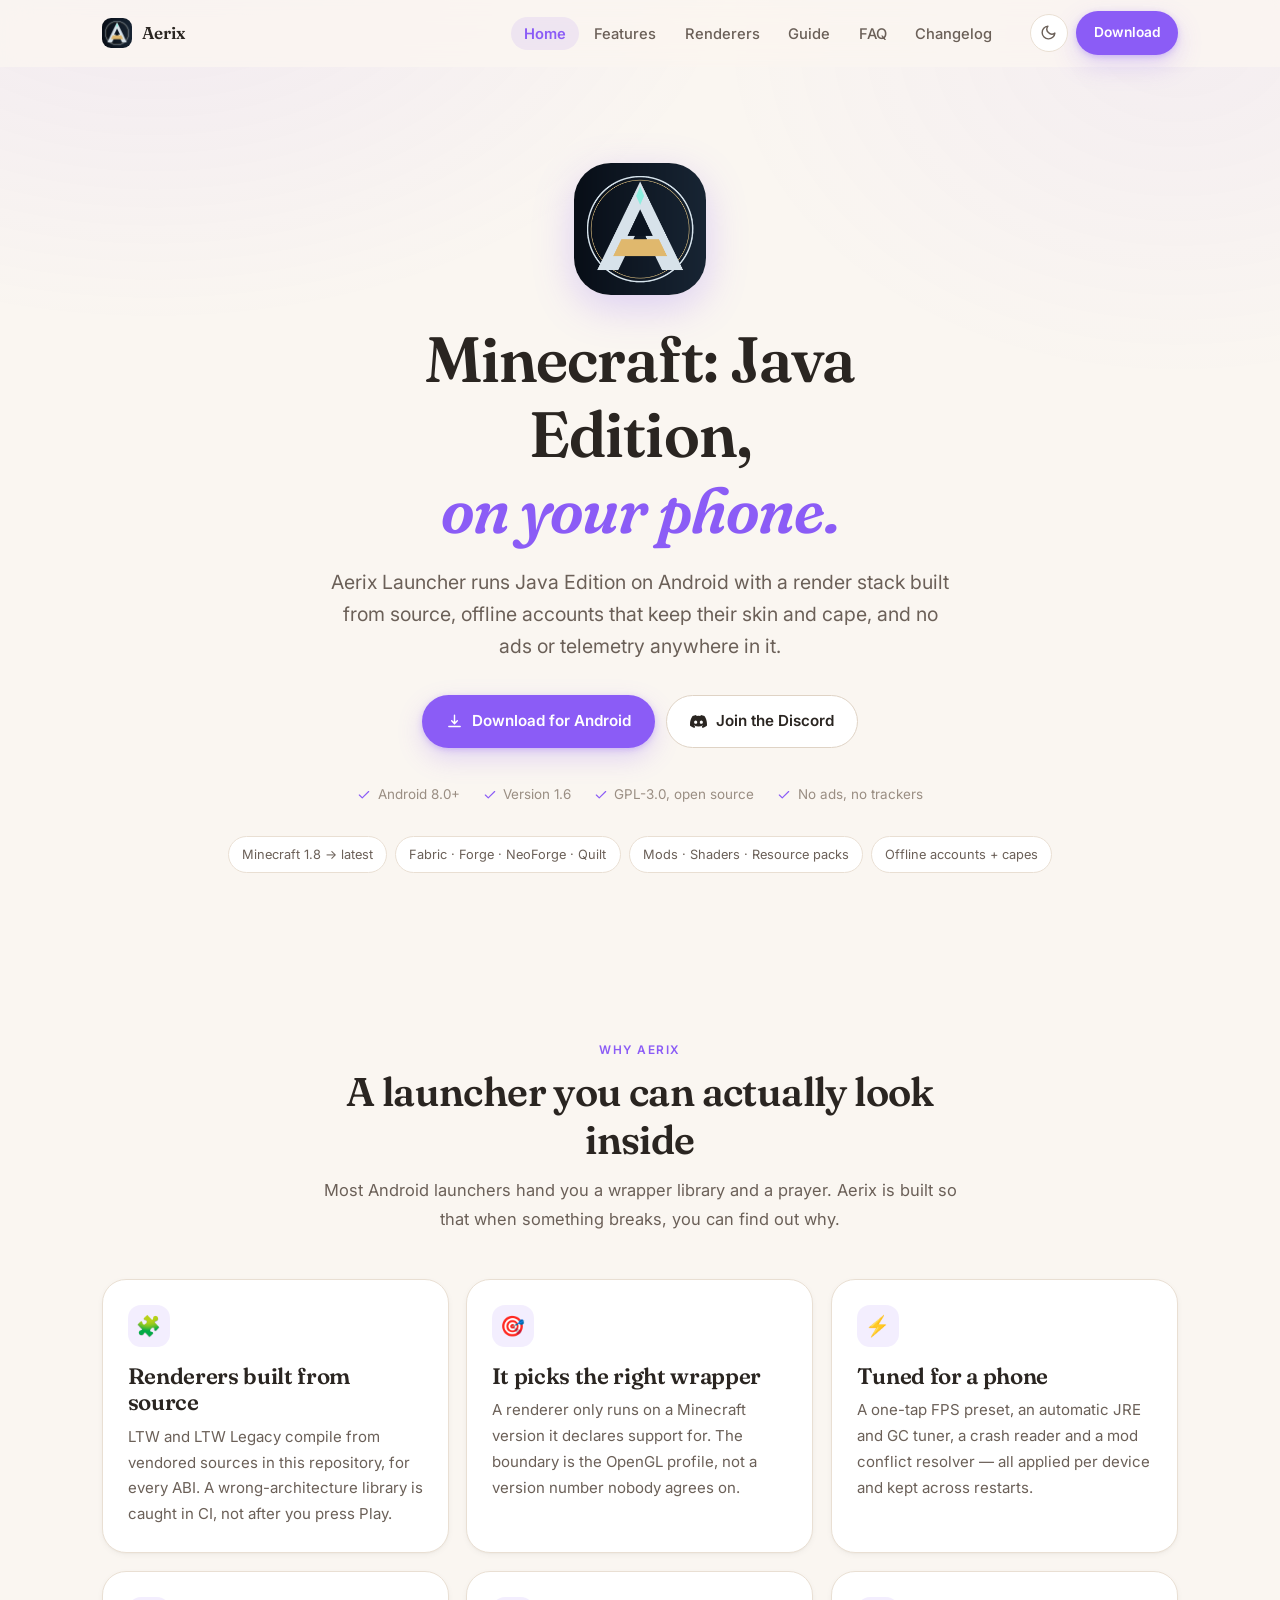
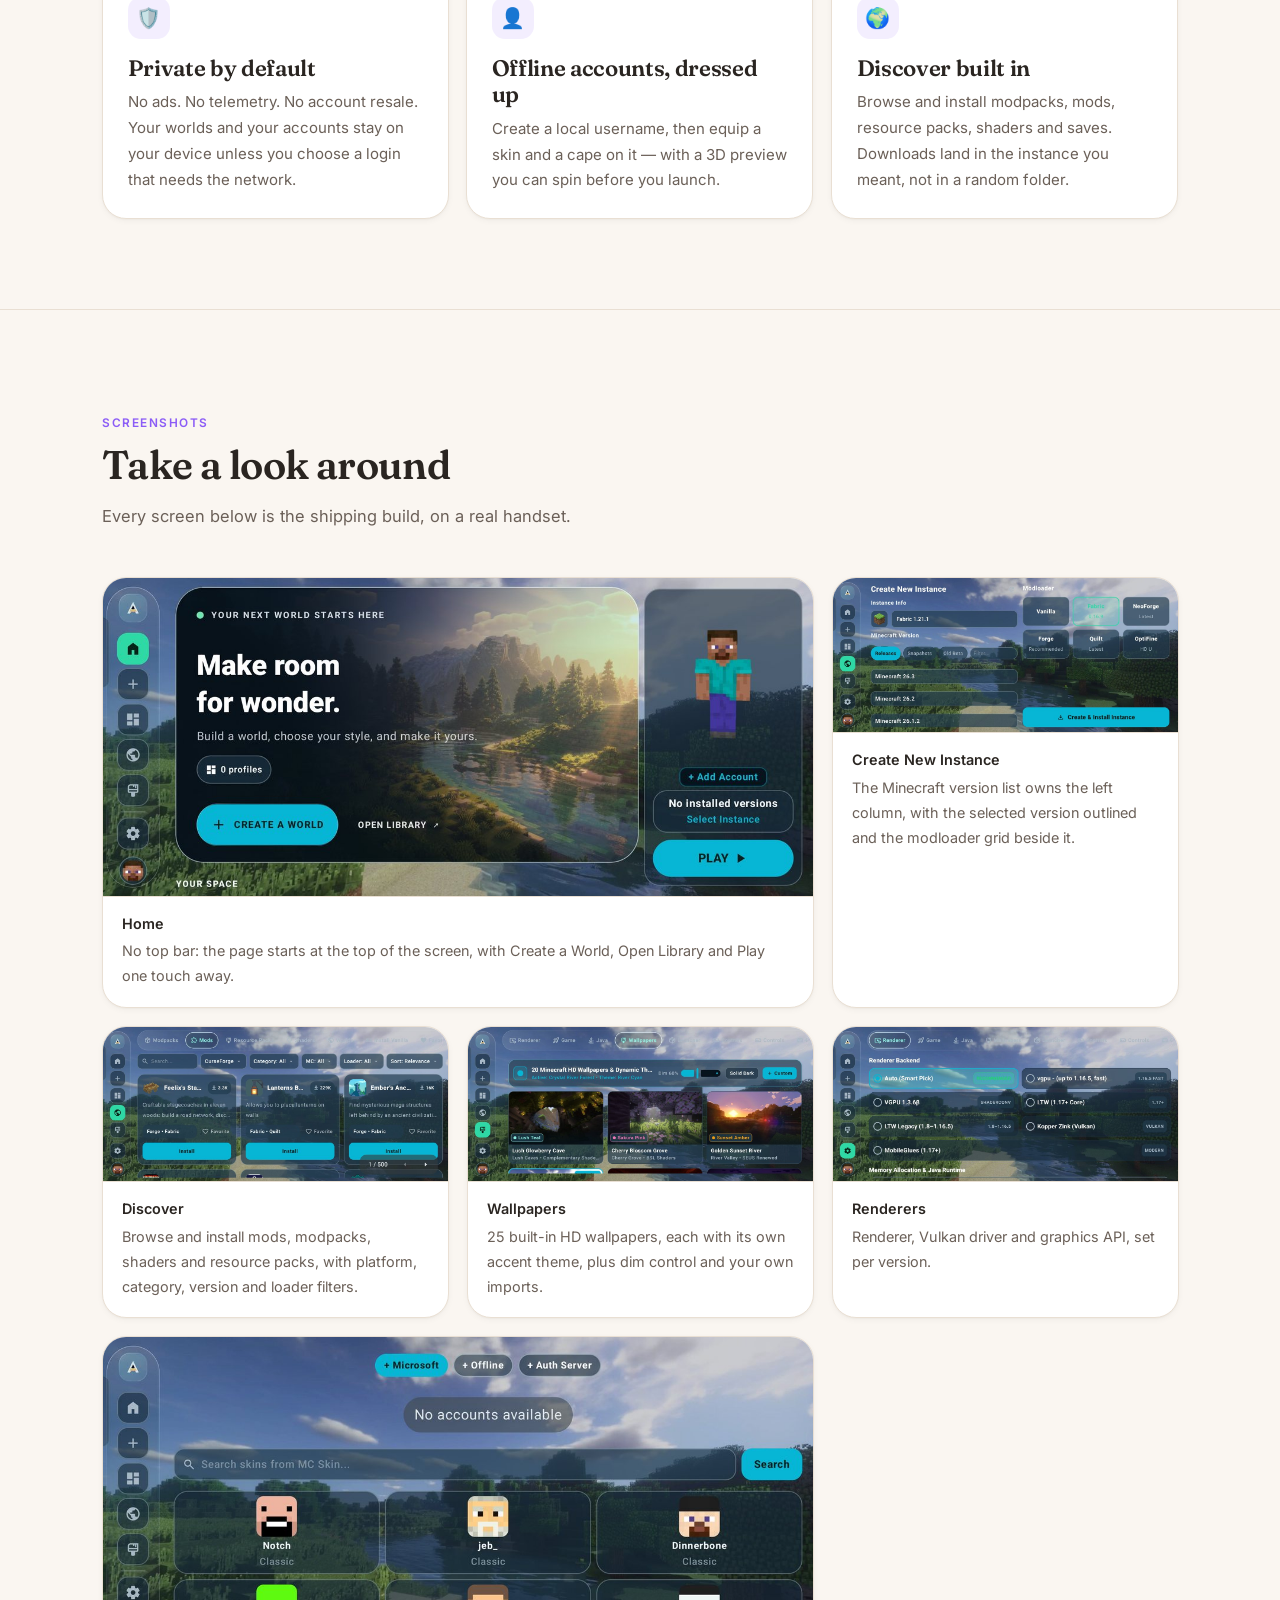
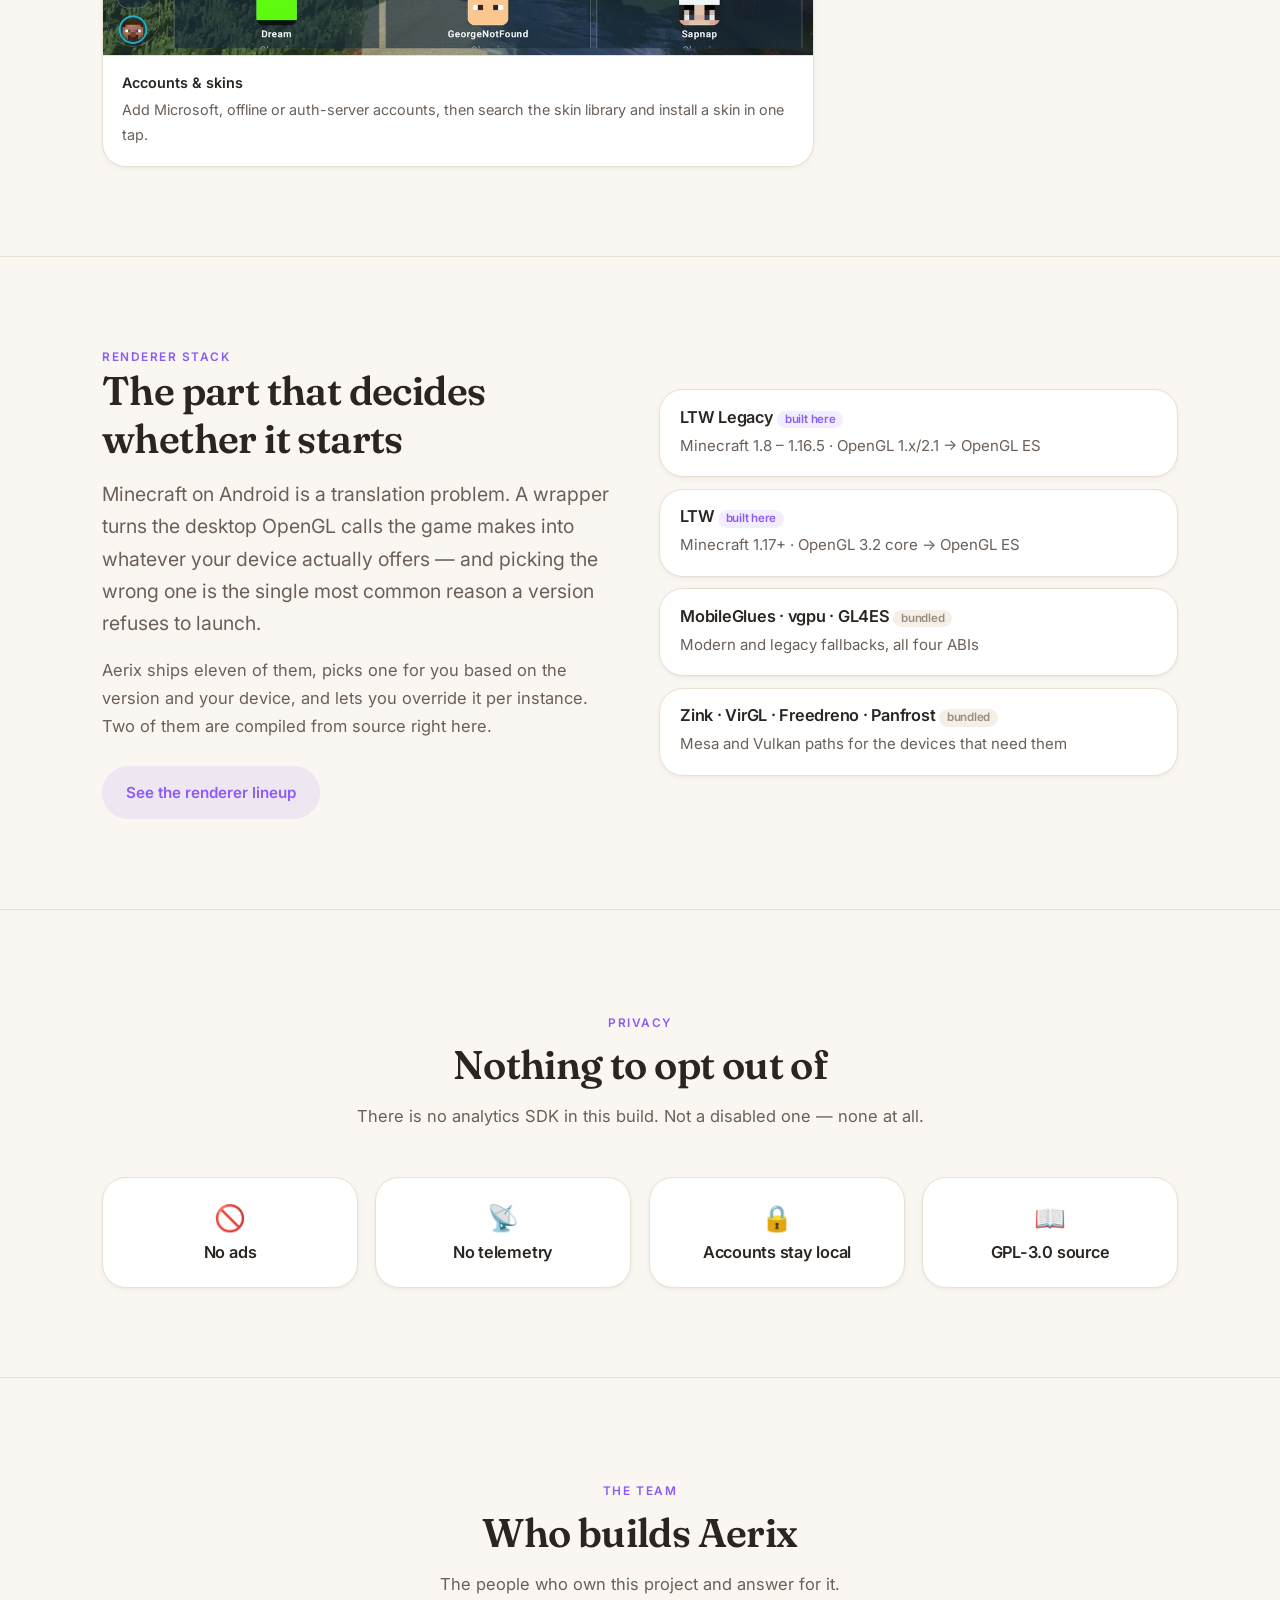
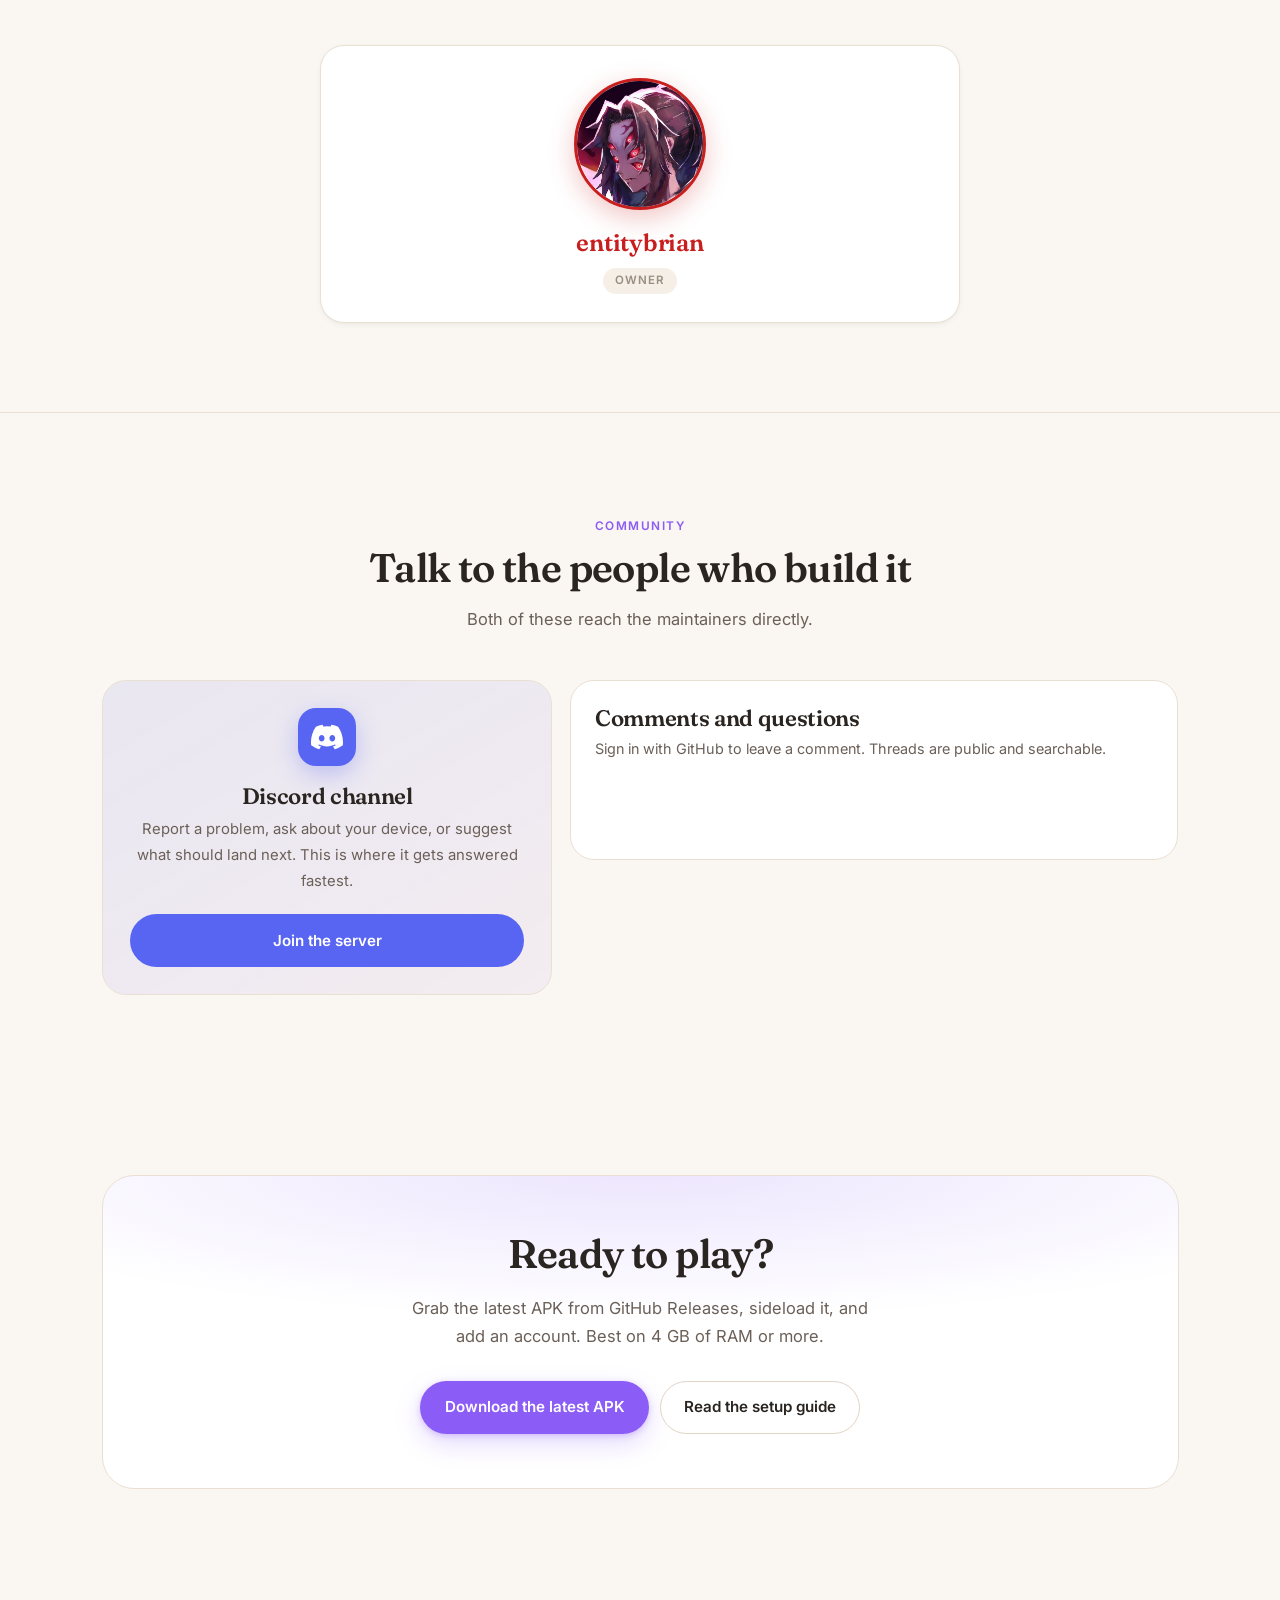
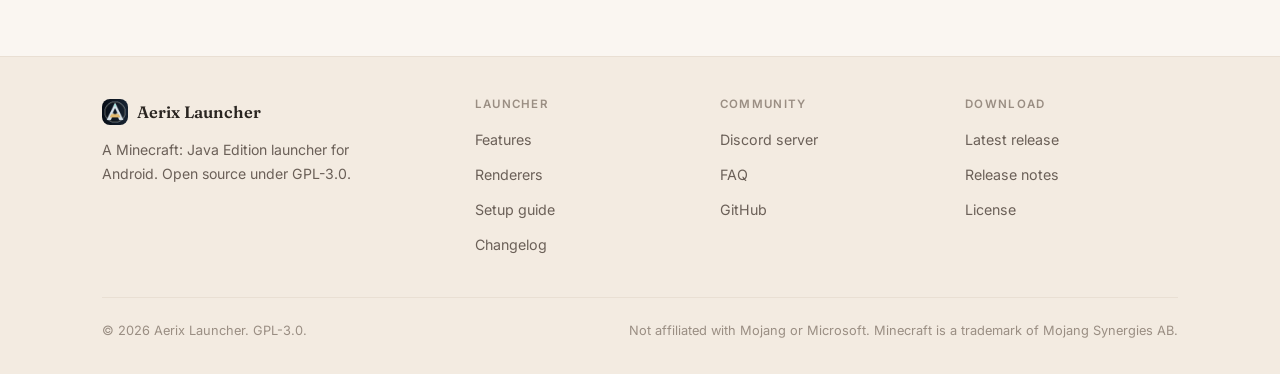
<file: website/index.html>
<!DOCTYPE html>
<html lang="en" data-theme="light" data-accent="violet">
<head>
<meta charset="utf-8">
<meta name="viewport" content="width=device-width, initial-scale=1">
<title>Aerix Launcher — Minecraft: Java Edition for Android</title>
<meta name="description" content="Aerix Launcher runs Minecraft: Java Edition on Android. From-source renderers for 1.8 through the latest release, offline accounts with skins and capes, no ads and no telemetry.">
<meta name="theme-color" content="#FAF6F1">
<link rel="canonical" href="https://aerix-launcher.gt.tc/">
<link rel="icon" href="assets/img/favicon.ico" sizes="any">
<link rel="icon" href="assets/img/favicon.png" type="image/png">
<link rel="apple-touch-icon" href="assets/img/apple-touch-icon.png">
<meta property="og:type" content="website">
<meta property="og:title" content="Aerix Launcher — Minecraft: Java Edition for Android">
<meta property="og:description" content="From-source renderers, offline accounts with skins and capes, no ads and no telemetry.">
<meta property="og:image" content="https://aerix-launcher.gt.tc/assets/img/aerix-logo.png">
<meta property="og:url" content="https://aerix-launcher.gt.tc/">
<meta name="twitter:card" content="summary_large_image">
<script>
/* Set theme before first paint — avoids a flash of the wrong palette. */
(function(){try{
  var m=localStorage.getItem('mirai-theme')||'auto';
  var a=localStorage.getItem('mirai-accent')||'violet';
  var d=window.matchMedia('(prefers-color-scheme: dark)').matches?'dark':'light';
  document.documentElement.setAttribute('data-theme',m==='auto'?d:m);
  document.documentElement.setAttribute('data-mode',m);
  document.documentElement.setAttribute('data-accent',a);
}catch(e){}})();
</script>
<link rel="preconnect" href="https://fonts.googleapis.com">
<link rel="preconnect" href="https://fonts.gstatic.com" crossorigin>
<link href="https://fonts.googleapis.com/css2?family=Fraunces:ital,opsz,wght@0,9..144,400..700;1,9..144,400..700&family=Inter:wght@400;500;600;700&display=swap" rel="stylesheet">
<link rel="stylesheet" href="assets/css/style.css">
</head>
<body>
<a class="skip-link" href="#main">Skip to content</a>

<header class="site-header">
  <div class="wrap">
    <nav class="nav" aria-label="Main">
      <a class="brand" href="index.html">
        <img src="assets/img/aerix-mark.png" alt="" width="30" height="30">
        <span>Aerix</span>
      </a>
      <ul class="nav-links">
        <li><a href="index.html" aria-current="page">Home</a></li>
        <li><a href="features.html">Features</a></li>
        <li><a href="renderers.html">Renderers</a></li>
        <li><a href="guide.html">Guide</a></li>
        <li><a href="faq.html">FAQ</a></li>
        <li><a href="changelog.html">Changelog</a></li>
      </ul>
      <div class="nav-actions">
        <div class="theme-wrap">
          <button class="icon-btn" id="theme-toggle" aria-expanded="false" aria-haspopup="true" aria-label="Change theme and accent">
            <svg viewBox="0 0 24 24" fill="none" stroke="currentColor" stroke-width="2" stroke-linecap="round" stroke-linejoin="round" aria-hidden="true">
              <path d="M21 12.8A9 9 0 1 1 11.2 3a7 7 0 0 0 9.8 9.8z"/>
            </svg>
          </button>
          <div class="theme-panel" id="theme-panel" role="dialog" aria-label="Theme settings">
            <h4 class="panel-title">Appearance</h4>
            <div class="mode-row">
              <button class="mode-btn" data-mode-set="light" aria-pressed="false">
                <svg viewBox="0 0 24 24" fill="none" stroke="currentColor" stroke-width="2" stroke-linecap="round" aria-hidden="true"><circle cx="12" cy="12" r="4"/><path d="M12 2v2M12 20v2M4.9 4.9l1.4 1.4M17.7 17.7l1.4 1.4M2 12h2M20 12h2M4.9 19.1l1.4-1.4M17.7 6.3l1.4-1.4"/></svg>
                Light
              </button>
              <button class="mode-btn" data-mode-set="dark" aria-pressed="false">
                <svg viewBox="0 0 24 24" fill="none" stroke="currentColor" stroke-width="2" stroke-linecap="round" stroke-linejoin="round" aria-hidden="true"><path d="M21 12.8A9 9 0 1 1 11.2 3a7 7 0 0 0 9.8 9.8z"/></svg>
                Dark
              </button>
              <button class="mode-btn" data-mode-set="auto" aria-pressed="false">
                <svg viewBox="0 0 24 24" aria-hidden="true"><circle cx="12" cy="12" r="9" fill="none" stroke="currentColor" stroke-width="2"/><path d="M12 3a9 9 0 0 1 0 18z" fill="currentColor"/></svg>
                System
              </button>
            </div>
            <h4 class="panel-title">Accent</h4>
            <div class="swatch-row">
              <button class="swatch" data-set="violet" aria-label="Violet accent" aria-pressed="true"></button>
              <button class="swatch" data-set="amber" aria-label="Amber accent" aria-pressed="false"></button>
              <button class="swatch" data-set="forest" aria-label="Forest accent" aria-pressed="false"></button>
              <button class="swatch" data-set="ocean" aria-label="Ocean accent" aria-pressed="false"></button>
              <button class="swatch" data-set="rose" aria-label="Rose accent" aria-pressed="false"></button>
            </div>
          </div>
        </div>
        <a class="btn btn-primary btn-sm" href="https://github.com/entitybrian69-bit/Aerix-launcher/releases/latest">Download</a>
        <button class="icon-btn menu-btn" id="menu-toggle" aria-expanded="false" aria-controls="mobile-menu" aria-label="Open menu">
          <svg viewBox="0 0 24 24" fill="none" stroke="currentColor" stroke-width="2" stroke-linecap="round" aria-hidden="true"><path d="M3 6h18M3 12h18M3 18h18"/></svg>
        </button>
      </div>
    </nav>
  </div>
  <div class="mobile-menu" id="mobile-menu">
    <ul>
      <li><a href="index.html" aria-current="page">Home</a></li>
      <li><a href="features.html">Features</a></li>
      <li><a href="renderers.html">Renderers</a></li>
      <li><a href="guide.html">Guide</a></li>
      <li><a href="faq.html">FAQ</a></li>
      <li><a href="changelog.html">Changelog</a></li>
    </ul>
  </div>
</header>

<main id="main">

  <!-- Hero -->
  <section class="hero">
    <div class="wrap">
      <img class="hero-logo" src="assets/img/aerix-logo.png" alt="Aerix Launcher logo" width="512" height="512">
      <h1>Minecraft: Java Edition,<br><em>on your phone.</em></h1>
      <p class="lead">Aerix Launcher runs Java Edition on Android with a render stack built from source, offline accounts that keep their skin and cape, and no ads or telemetry anywhere in it.</p>
      <div class="btn-row">
        <a class="btn btn-primary" href="https://github.com/entitybrian69-bit/Aerix-launcher/releases/latest">
          <svg viewBox="0 0 24 24" fill="none" stroke="currentColor" stroke-width="2" stroke-linecap="round" stroke-linejoin="round" aria-hidden="true"><path d="M12 3v12m0 0l-4-4m4 4l4-4M4 19h16"/></svg>
          Download for Android
        </a>
        <a class="btn btn-ghost" href="https://discord.gg/RS7q9KaCm6">
          <svg viewBox="0 0 24 24" fill="currentColor" aria-hidden="true"><path d="M20.317 4.369a19.79 19.79 0 0 0-4.885-1.515.074.074 0 0 0-.079.037c-.21.375-.444.864-.608 1.25a18.27 18.27 0 0 0-5.487 0 12.64 12.64 0 0 0-.617-1.25.077.077 0 0 0-.079-.037A19.736 19.736 0 0 0 3.677 4.37a.07.07 0 0 0-.032.027C.533 9.046-.32 13.58.099 18.057a.082.082 0 0 0 .031.057 19.9 19.9 0 0 0 5.993 3.03.078.078 0 0 0 .084-.028c.462-.63.874-1.295 1.226-1.994a.076.076 0 0 0-.041-.106 13.107 13.107 0 0 1-1.872-.892.077.077 0 0 1-.008-.128c.126-.094.252-.192.372-.291a.074.074 0 0 1 .077-.01c3.928 1.793 8.18 1.793 12.062 0a.074.074 0 0 1 .078.01c.12.099.246.198.373.292a.077.077 0 0 1-.006.127 12.299 12.299 0 0 1-1.873.892.077.077 0 0 0-.041.107c.36.698.772 1.362 1.225 1.993a.076.076 0 0 0 .084.028 19.839 19.839 0 0 0 6.002-3.03.077.077 0 0 0 .032-.054c.5-5.177-.838-9.674-3.549-13.66a.061.061 0 0 0-.031-.03zM8.02 15.33c-1.183 0-2.157-1.085-2.157-2.419 0-1.333.956-2.419 2.157-2.419 1.21 0 2.176 1.096 2.157 2.42 0 1.333-.956 2.418-2.157 2.418zm7.975 0c-1.183 0-2.157-1.085-2.157-2.419 0-1.333.955-2.419 2.157-2.419 1.21 0 2.176 1.096 2.157 2.42 0 1.333-.946 2.418-2.157 2.418z"/></svg>
          Join the Discord
        </a>
      </div>
      <div class="hero-meta">
        <span><svg viewBox="0 0 24 24" fill="none" stroke="currentColor" stroke-width="2" stroke-linecap="round" stroke-linejoin="round" aria-hidden="true"><path d="M20 6L9 17l-5-5"/></svg>Android 8.0+</span>
        <span><svg viewBox="0 0 24 24" fill="none" stroke="currentColor" stroke-width="2" stroke-linecap="round" stroke-linejoin="round" aria-hidden="true"><path d="M20 6L9 17l-5-5"/></svg>Version 1.6</span>
        <span><svg viewBox="0 0 24 24" fill="none" stroke="currentColor" stroke-width="2" stroke-linecap="round" stroke-linejoin="round" aria-hidden="true"><path d="M20 6L9 17l-5-5"/></svg>GPL-3.0, open source</span>
        <span><svg viewBox="0 0 24 24" fill="none" stroke="currentColor" stroke-width="2" stroke-linecap="round" stroke-linejoin="round" aria-hidden="true"><path d="M20 6L9 17l-5-5"/></svg>No ads, no trackers</span>
      </div>
      <div class="pill-strip">
        <span class="pill">Minecraft 1.8 → latest</span>
        <span class="pill">Fabric · Forge · NeoForge · Quilt</span>
        <span class="pill">Mods · Shaders · Resource packs</span>
        <span class="pill">Offline accounts + capes</span>
      </div>
    </div>
  </section>

  <!-- Why -->
  <section>
    <div class="wrap">
      <div class="section-head center reveal">
        <p class="eyebrow">Why Aerix</p>
        <h2>A launcher you can actually look inside</h2>
        <p>Most Android launchers hand you a wrapper library and a prayer. Aerix is built so that when something breaks, you can find out why.</p>
      </div>
      <div class="grid grid-3">
        <article class="card reveal">
          <div class="card-icon">🧩</div>
          <h3>Renderers built from source</h3>
          <p>LTW and LTW Legacy compile from vendored sources in this repository, for every ABI. A wrong-architecture library is caught in CI, not after you press Play.</p>
        </article>
        <article class="card reveal" style="--d:80ms">
          <div class="card-icon">🎯</div>
          <h3>It picks the right wrapper</h3>
          <p>A renderer only runs on a Minecraft version it declares support for. The boundary is the OpenGL profile, not a version number nobody agrees on.</p>
        </article>
        <article class="card reveal" style="--d:160ms">
          <div class="card-icon">⚡</div>
          <h3>Tuned for a phone</h3>
          <p>A one-tap FPS preset, an automatic JRE and GC tuner, a crash reader and a mod conflict resolver — all applied per device and kept across restarts.</p>
        </article>
        <article class="card reveal">
          <div class="card-icon">🛡️</div>
          <h3>Private by default</h3>
          <p>No ads. No telemetry. No account resale. Your worlds and your accounts stay on your device unless you choose a login that needs the network.</p>
        </article>
        <article class="card reveal" style="--d:80ms">
          <div class="card-icon">👤</div>
          <h3>Offline accounts, dressed up</h3>
          <p>Create a local username, then equip a skin and a cape on it — with a 3D preview you can spin before you launch.</p>
        </article>
        <article class="card reveal" style="--d:160ms">
          <div class="card-icon">🌍</div>
          <h3>Discover built in</h3>
          <p>Browse and install modpacks, mods, resource packs, shaders and saves. Downloads land in the instance you meant, not in a random folder.</p>
        </article>
      </div>
    </div>
  </section>

  <hr class="rule">

  <!-- Screenshots -->
  <section>
    <div class="wrap">
      <div class="section-head reveal">
        <p class="eyebrow">Screenshots</p>
        <h2>Take a look around</h2>
        <p>Every screen below is the shipping build, on a real handset.</p>
      </div>
      <div class="shots">
        <figure class="shot wide reveal">
          <img src="assets/img/shot-home.jpg" alt="Aerix Launcher home dashboard showing quick actions, account status and the play button" width="1200" height="537" loading="lazy" decoding="async">
          <figcaption><strong>Home</strong>No top bar: the page starts at the top of the screen, with Create a World, Open Library and Play one touch away.</figcaption>
        </figure>
        <figure class="shot reveal">
          <img src="assets/img/shot-instances.jpg" alt="Create New Instance page with the Minecraft version list and the modloader grid" width="1200" height="537" loading="lazy" decoding="async">
          <figcaption><strong>Create New Instance</strong>The Minecraft version list owns the left column, with the selected version outlined and the modloader grid beside it.</figcaption>
        </figure>
        <figure class="shot reveal">
          <img src="assets/img/shot-discover.jpg" alt="Discover screen browsing mods, modpacks, shaders and resource packs" width="1200" height="537" loading="lazy" decoding="async">
          <figcaption><strong>Discover</strong>Browse and install mods, modpacks, shaders and resource packs, with platform, category, version and loader filters.</figcaption>
        </figure>
        <figure class="shot reveal">
          <img src="assets/img/shot-wallpapers.jpg" alt="Wallpaper picker with built-in Minecraft wallpapers, themes and dim control" width="1200" height="537" loading="lazy" decoding="async">
          <figcaption><strong>Wallpapers</strong>25 built-in HD wallpapers, each with its own accent theme, plus dim control and your own imports.</figcaption>
        </figure>
        <figure class="shot reveal">
          <img src="assets/img/shot-renderer.jpg" alt="Renderer settings showing renderer, Vulkan driver and graphics API per version" width="1200" height="537" loading="lazy" decoding="async">
          <figcaption><strong>Renderers</strong>Renderer, Vulkan driver and graphics API, set per version.</figcaption>
        </figure>
        <figure class="shot wide reveal">
          <img src="assets/img/shot-accounts.jpg" alt="Accounts page with add-account buttons centred at the top and a searchable three-column skin library" width="1200" height="537" loading="lazy" decoding="async">
          <figcaption><strong>Accounts &amp; skins</strong>Add Microsoft, offline or auth-server accounts, then search the skin library and install a skin in one tap.</figcaption>
        </figure>
      </div>
    </div>
  </section>

  <hr class="rule">

  <!-- Renderers teaser -->
  <section>
    <div class="wrap">
      <div class="grid grid-2" style="align-items:center;gap:2.4rem">
        <div class="reveal">
          <p class="eyebrow">Renderer stack</p>
          <h2>The part that decides whether it starts</h2>
          <p class="lead mt-2">Minecraft on Android is a translation problem. A wrapper turns the desktop OpenGL calls the game makes into whatever your device actually offers — and picking the wrong one is the single most common reason a version refuses to launch.</p>
          <p class="mt-2">Aerix ships eleven of them, picks one for you based on the version and your device, and lets you override it per instance. Two of them are compiled from source right here.</p>
          <div class="btn-row mt-3">
            <a class="btn btn-subtle" href="renderers.html">See the renderer lineup</a>
          </div>
        </div>
        <div class="grid reveal" style="--d:120ms;gap:.7rem">
          <div class="card" style="padding:1.1rem 1.25rem">
            <h4 style="font-family:var(--font-body)">LTW Legacy <span class="badge">built here</span></h4>
            <p class="small" style="margin-top:.3rem">Minecraft 1.8 – 1.16.5 · OpenGL 1.x/2.1 → OpenGL ES</p>
          </div>
          <div class="card" style="padding:1.1rem 1.25rem">
            <h4 style="font-family:var(--font-body)">LTW <span class="badge">built here</span></h4>
            <p class="small" style="margin-top:.3rem">Minecraft 1.17+ · OpenGL 3.2 core → OpenGL ES</p>
          </div>
          <div class="card" style="padding:1.1rem 1.25rem">
            <h4 style="font-family:var(--font-body)">MobileGlues · vgpu · GL4ES <span class="badge badge-neutral">bundled</span></h4>
            <p class="small" style="margin-top:.3rem">Modern and legacy fallbacks, all four ABIs</p>
          </div>
          <div class="card" style="padding:1.1rem 1.25rem">
            <h4 style="font-family:var(--font-body)">Zink · VirGL · Freedreno · Panfrost <span class="badge badge-neutral">bundled</span></h4>
            <p class="small" style="margin-top:.3rem">Mesa and Vulkan paths for the devices that need them</p>
          </div>
        </div>
      </div>
    </div>
  </section>

  <hr class="rule">

  <!-- Privacy -->
  <section>
    <div class="wrap">
      <div class="section-head center reveal">
        <p class="eyebrow">Privacy</p>
        <h2>Nothing to opt out of</h2>
        <p>There is no analytics SDK in this build. Not a disabled one — none at all.</p>
      </div>
      <div class="grid grid-4">
        <div class="card center reveal"><h3 style="font-size:1.6rem">🚫</h3><h4 style="font-family:var(--font-body);margin-top:.6rem">No ads</h4></div>
        <div class="card center reveal" style="--d:70ms"><h3 style="font-size:1.6rem">📡</h3><h4 style="font-family:var(--font-body);margin-top:.6rem">No telemetry</h4></div>
        <div class="card center reveal" style="--d:140ms"><h3 style="font-size:1.6rem">🔒</h3><h4 style="font-family:var(--font-body);margin-top:.6rem">Accounts stay local</h4></div>
        <div class="card center reveal" style="--d:210ms"><h3 style="font-size:1.6rem">📖</h3><h4 style="font-family:var(--font-body);margin-top:.6rem">GPL-3.0 source</h4></div>
      </div>
    </div>
  </section>

  <hr class="rule">

  <!-- Team -->
  <section>
    <div class="wrap">
      <div class="section-head center reveal">
        <p class="eyebrow">The team</p>
        <h2>Who builds Aerix</h2>
        <p>The people who own this project and answer for it.</p>
      </div>
      <div class="team-grid">

        <article class="person reveal" data-person="entitybrian">
          <div class="person-avatar">
            <img src="assets/img/team-entitybrian.jpg" alt="entitybrian" width="500" height="500" loading="lazy" decoding="async">
          </div>
          <h3 class="person-name">entitybrian</h3>
          <p class="person-role">Owner</p>
        </article>

      </div>
    </div>
  </section>

  <hr class="rule">

  <!-- Community -->
  <section>
    <div class="wrap">
      <div class="section-head center reveal">
        <p class="eyebrow">Community</p>
        <h2>Talk to the people who build it</h2>
        <p>Both of these reach the maintainers directly.</p>
      </div>
      <div class="community-grid">

        <div class="discord-card reveal">
          <div class="dc-icon" aria-hidden="true">
            <svg viewBox="0 0 24 24" fill="currentColor"><path d="M20.317 4.369a19.79 19.79 0 0 0-4.885-1.515.074.074 0 0 0-.079.037c-.21.375-.444.864-.608 1.25a18.27 18.27 0 0 0-5.487 0 12.64 12.64 0 0 0-.617-1.25.077.077 0 0 0-.079-.037A19.736 19.736 0 0 0 3.677 4.37a.07.07 0 0 0-.032.027C.533 9.046-.32 13.58.099 18.057a.082.082 0 0 0 .031.057 19.9 19.9 0 0 0 5.993 3.03.078.078 0 0 0 .084-.028c.462-.63.874-1.295 1.226-1.994a.076.076 0 0 0-.041-.106 13.107 13.107 0 0 1-1.872-.892.077.077 0 0 1-.008-.128c.126-.094.252-.192.372-.291a.074.074 0 0 1 .077-.01c3.928 1.793 8.18 1.793 12.062 0a.074.074 0 0 1 .078.01c.12.099.246.198.373.292a.077.077 0 0 1-.006.127 12.299 12.299 0 0 1-1.873.892.077.077 0 0 0-.041.107c.36.698.772 1.362 1.225 1.993a.076.076 0 0 0 .084.028 19.839 19.839 0 0 0 6.002-3.03.077.077 0 0 0 .032-.054c.5-5.177-.838-9.674-3.549-13.66a.061.061 0 0 0-.031-.03zM8.02 15.33c-1.183 0-2.157-1.085-2.157-2.419 0-1.333.956-2.419 2.157-2.419 1.21 0 2.176 1.096 2.157 2.42 0 1.333-.956 2.418-2.157 2.418zm7.975 0c-1.183 0-2.157-1.085-2.157-2.419 0-1.333.955-2.419 2.157-2.419 1.21 0 2.176 1.096 2.157 2.42 0 1.333-.946 2.418-2.157 2.418z"/></svg>
          </div>
          <h3>Discord channel</h3>
          <p>Report a problem, ask about your device, or suggest what should land next. This is where it gets answered fastest.</p>
          <a class="btn btn-discord" href="https://discord.gg/RS7q9KaCm6">Join the server</a>
        </div>

        <div class="comments-panel reveal" style="--d:90ms">
          <h3>Comments and questions</h3>
          <p>Sign in with GitHub to leave a comment. Threads are public and searchable.</p>
          <div class="giscus"></div>
          <noscript>
            <div class="giscus-notice"><strong>JavaScript is off</strong>Comments need JavaScript. You can also reach us on Discord.</div>
          </noscript>
          <script src="https://giscus.app/client.js"
                  data-repo="entitybrian69-bit/Aerix-launcher"
                  data-repo-id="R_kgDOU01PCQ"
                  data-category-id="DIC_kwDOU01PCc4DHAoA"
                  data-mapping="pathname"
                  data-strict="0"
                  data-reactions-enabled="1"
                  data-emit-metadata="0"
                  data-input-position="top"
                  data-theme="preferred_color_scheme"
                  data-lang="en"
                  data-loading="lazy"
                  crossorigin="anonymous"
                  async>
          </script>
        </div>

      </div>
    </div>
  </section>

  <!-- CTA -->
  <section>
    <div class="wrap">
      <div class="cta-band reveal">
        <h2>Ready to play?</h2>
        <p>Grab the latest APK from GitHub Releases, sideload it, and add an account. Best on 4&nbsp;GB of RAM or more.</p>
        <div class="btn-row">
          <a class="btn btn-primary" href="https://github.com/entitybrian69-bit/Aerix-launcher/releases/latest">Download the latest APK</a>
          <a class="btn btn-ghost" href="guide.html">Read the setup guide</a>
        </div>
      </div>
    </div>
  </section>

</main>

<footer class="site-footer">
  <div class="wrap">
    <div class="footer-grid">
      <div>
        <div class="footer-brand">
          <img src="assets/img/aerix-mark.png" alt="" width="26" height="26">
          <span>Aerix Launcher</span>
        </div>
        <p>A Minecraft: Java Edition launcher for Android. Open source under GPL-3.0.</p>
      </div>
      <div class="footer-col">
        <h4>Launcher</h4>
        <ul>
          <li><a href="features.html">Features</a></li>
          <li><a href="renderers.html">Renderers</a></li>
          <li><a href="guide.html">Setup guide</a></li>
          <li><a href="changelog.html">Changelog</a></li>
        </ul>
      </div>
      <div class="footer-col">
        <h4>Community</h4>
        <ul>
          <li><a href="https://discord.gg/RS7q9KaCm6">Discord server</a></li>
          <li><a href="faq.html">FAQ</a></li>
          <li><a href="https://github.com/entitybrian69-bit/Aerix-launcher">GitHub</a></li>
        </ul>
      </div>
      <div class="footer-col">
        <h4>Download</h4>
        <ul>
          <li><a href="https://github.com/entitybrian69-bit/Aerix-launcher/releases/latest">Latest release</a></li>
          <li><a href="https://github.com/entitybrian69-bit/Aerix-launcher/blob/Aerix-launcher/CHANGELOG.md">Release notes</a></li>
          <li><a href="https://github.com/entitybrian69-bit/Aerix-launcher/blob/Aerix-launcher/LICENSE">License</a></li>
        </ul>
      </div>
    </div>
    <div class="footer-bottom">
      <span>© 2026 Aerix Launcher. GPL-3.0.</span>
      <span>Not affiliated with Mojang or Microsoft. Minecraft is a trademark of Mojang Synergies AB.</span>
    </div>
  </div>
</footer>

<script src="assets/js/site.js"></script>
</body>
</html>
</file>
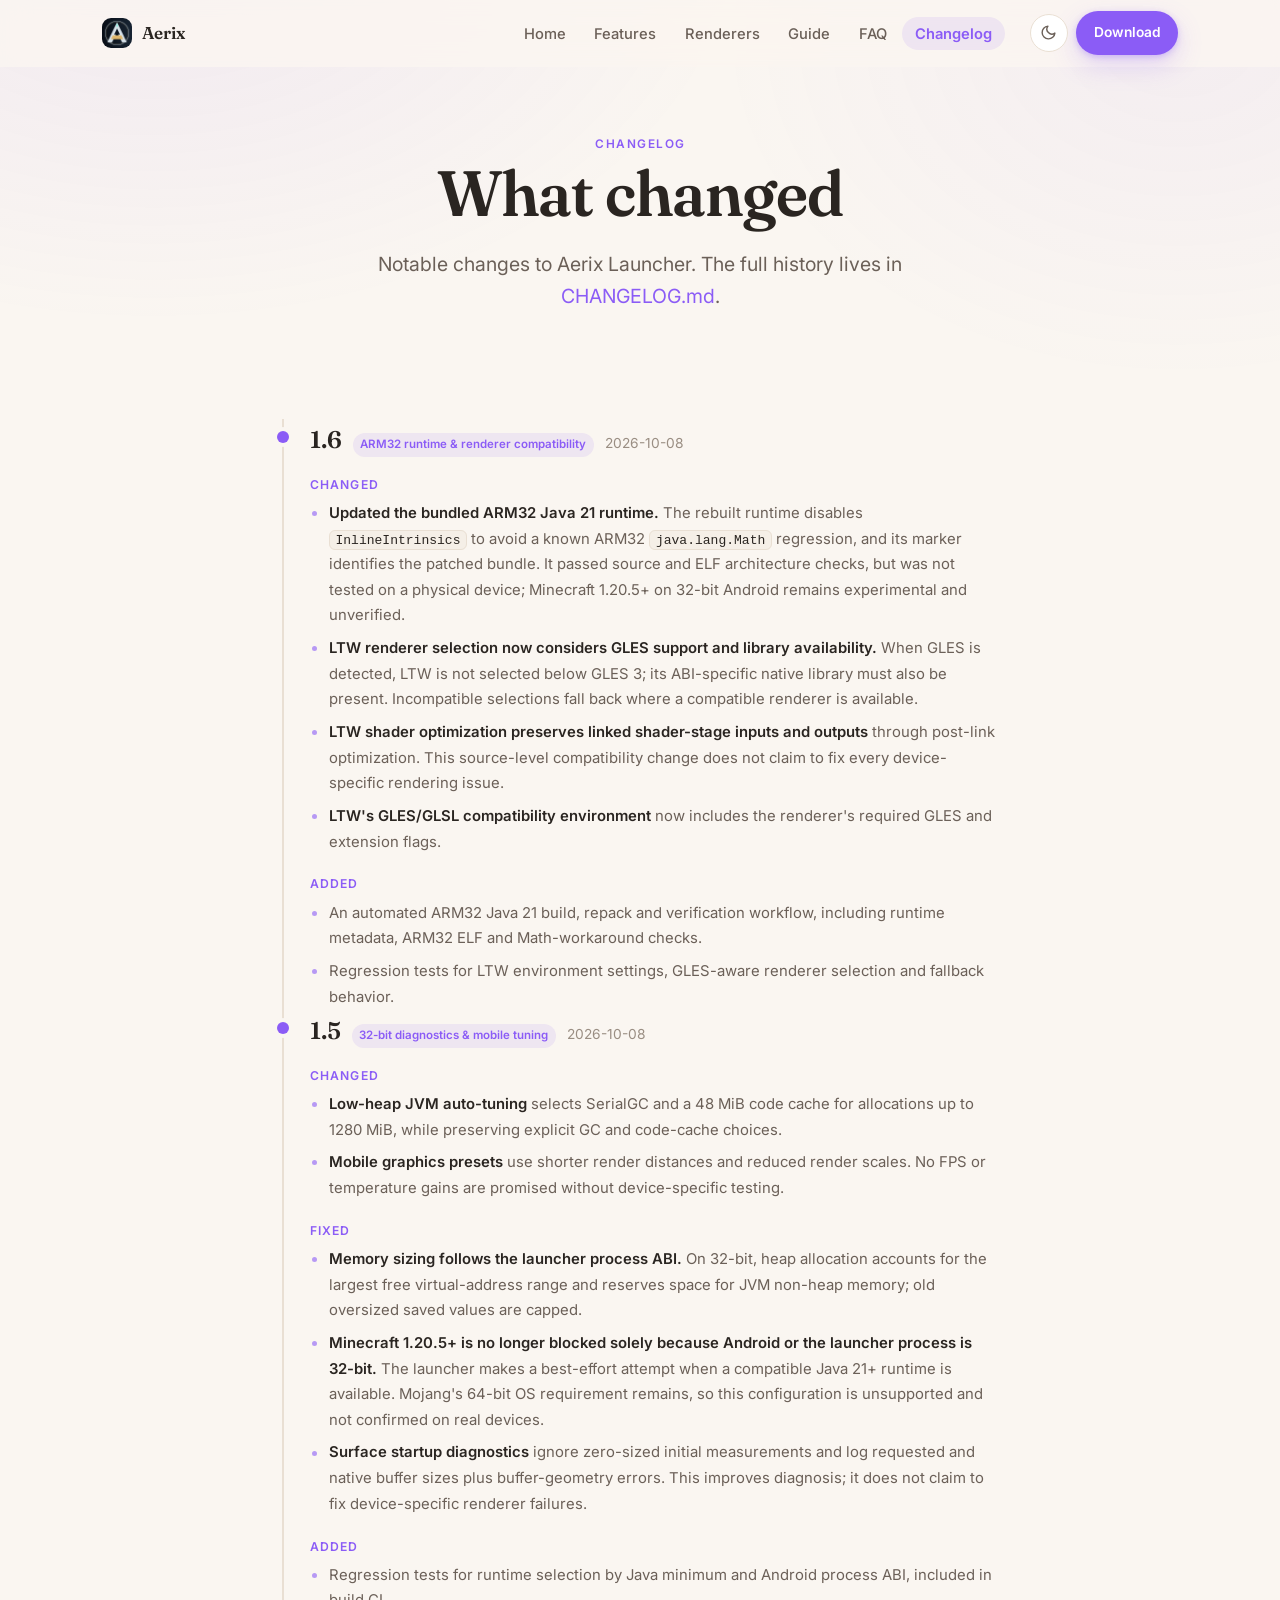
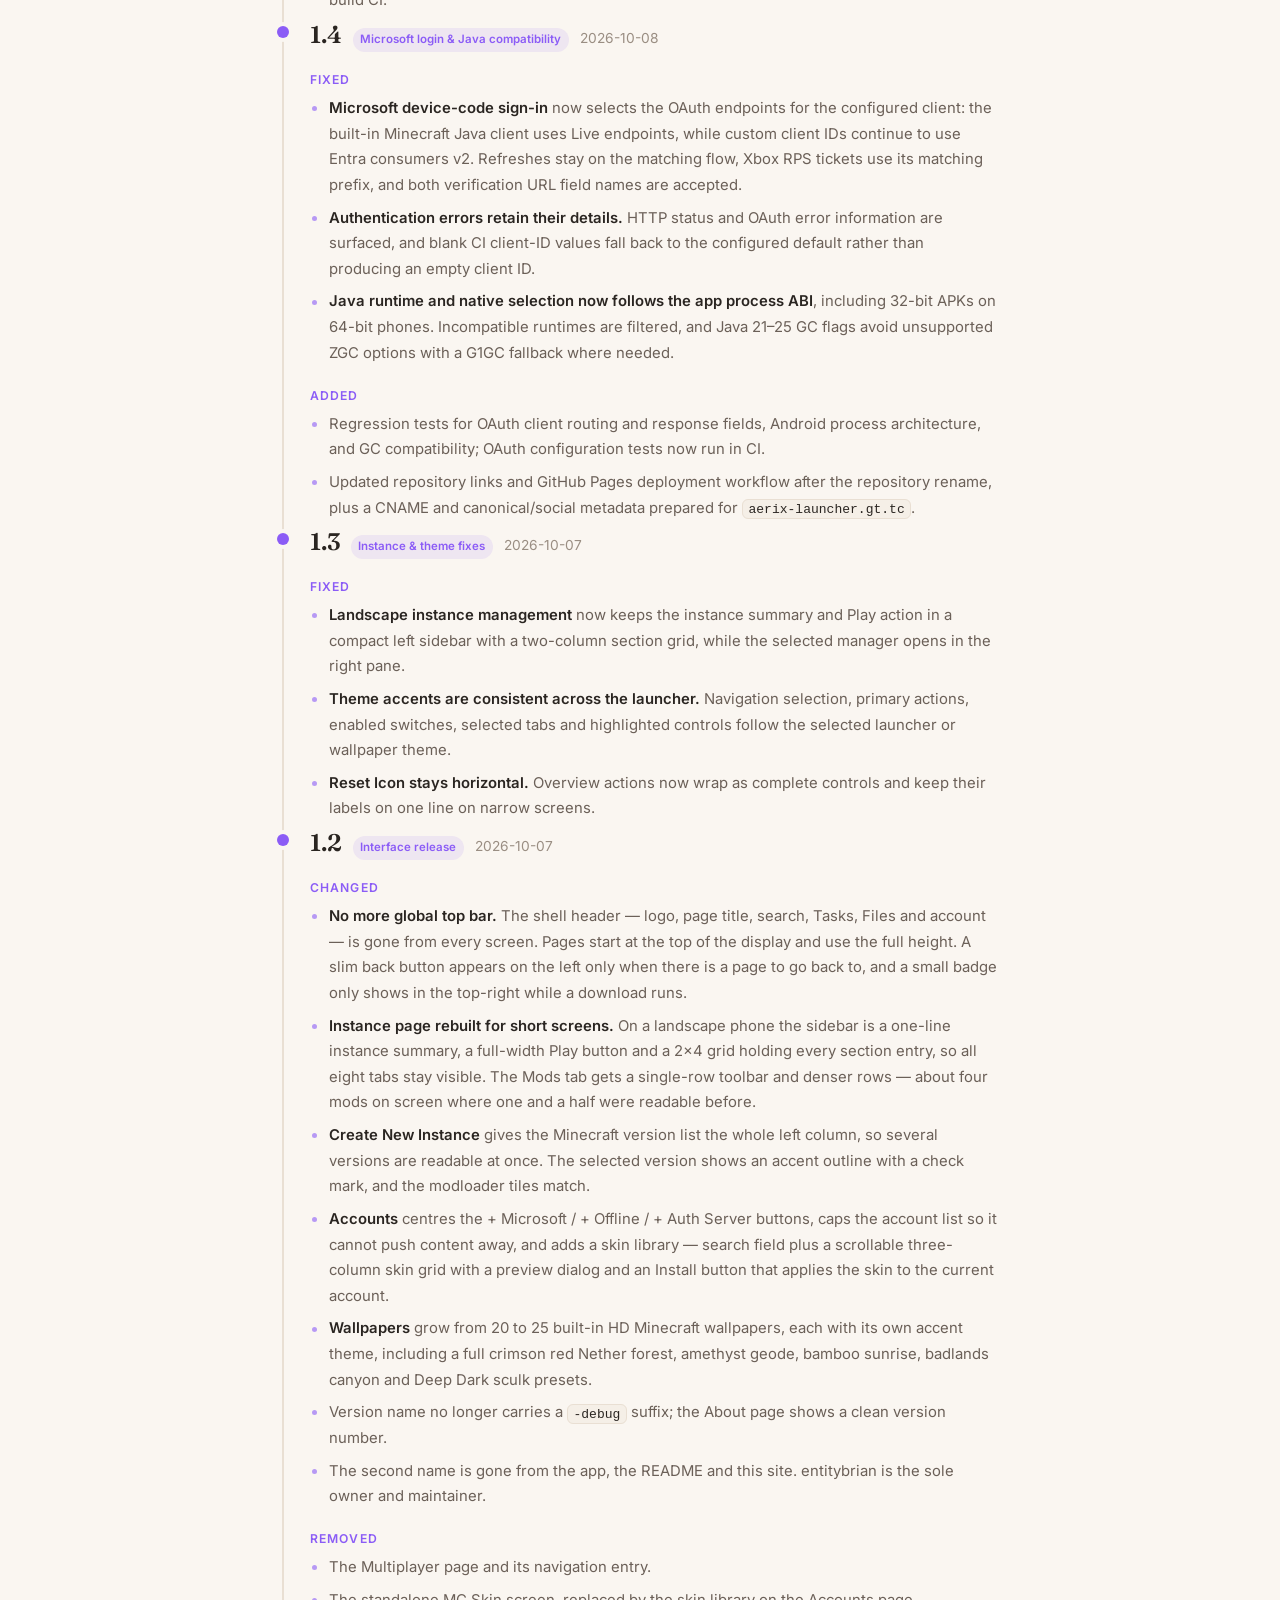
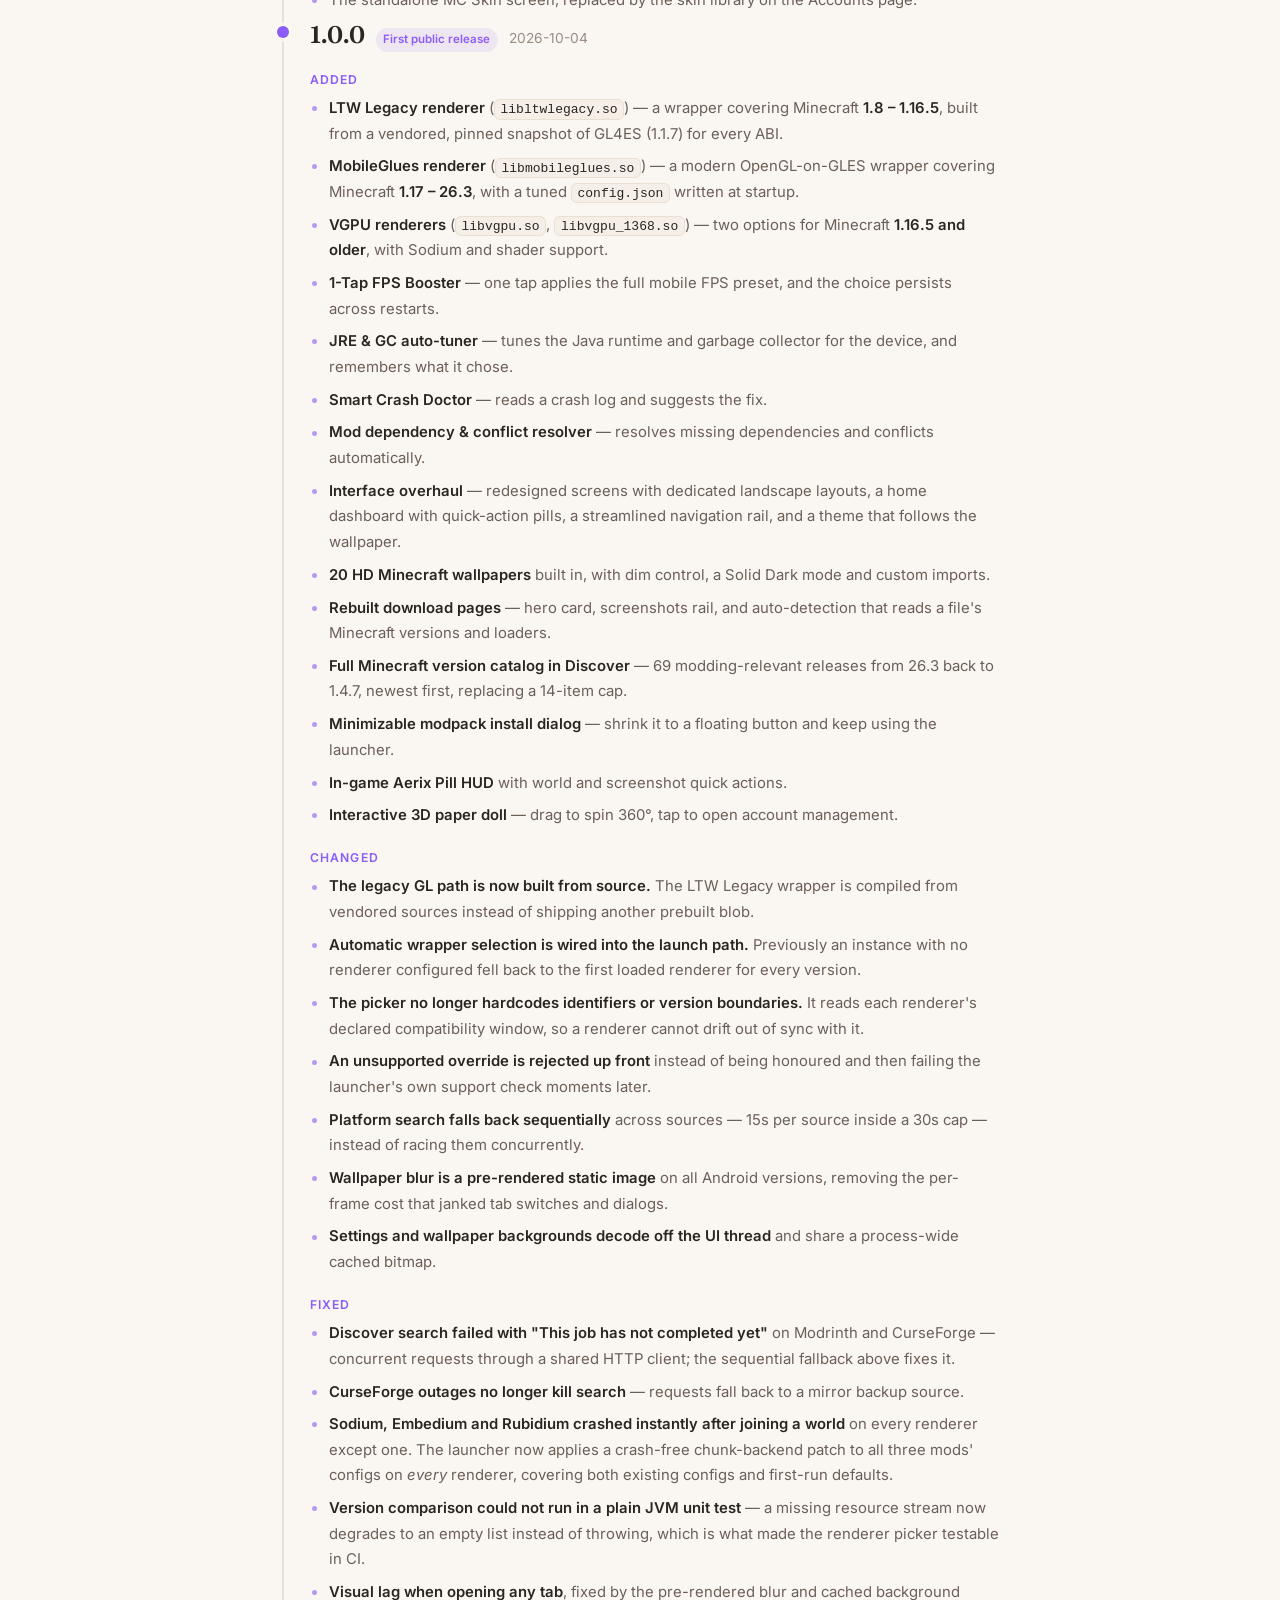
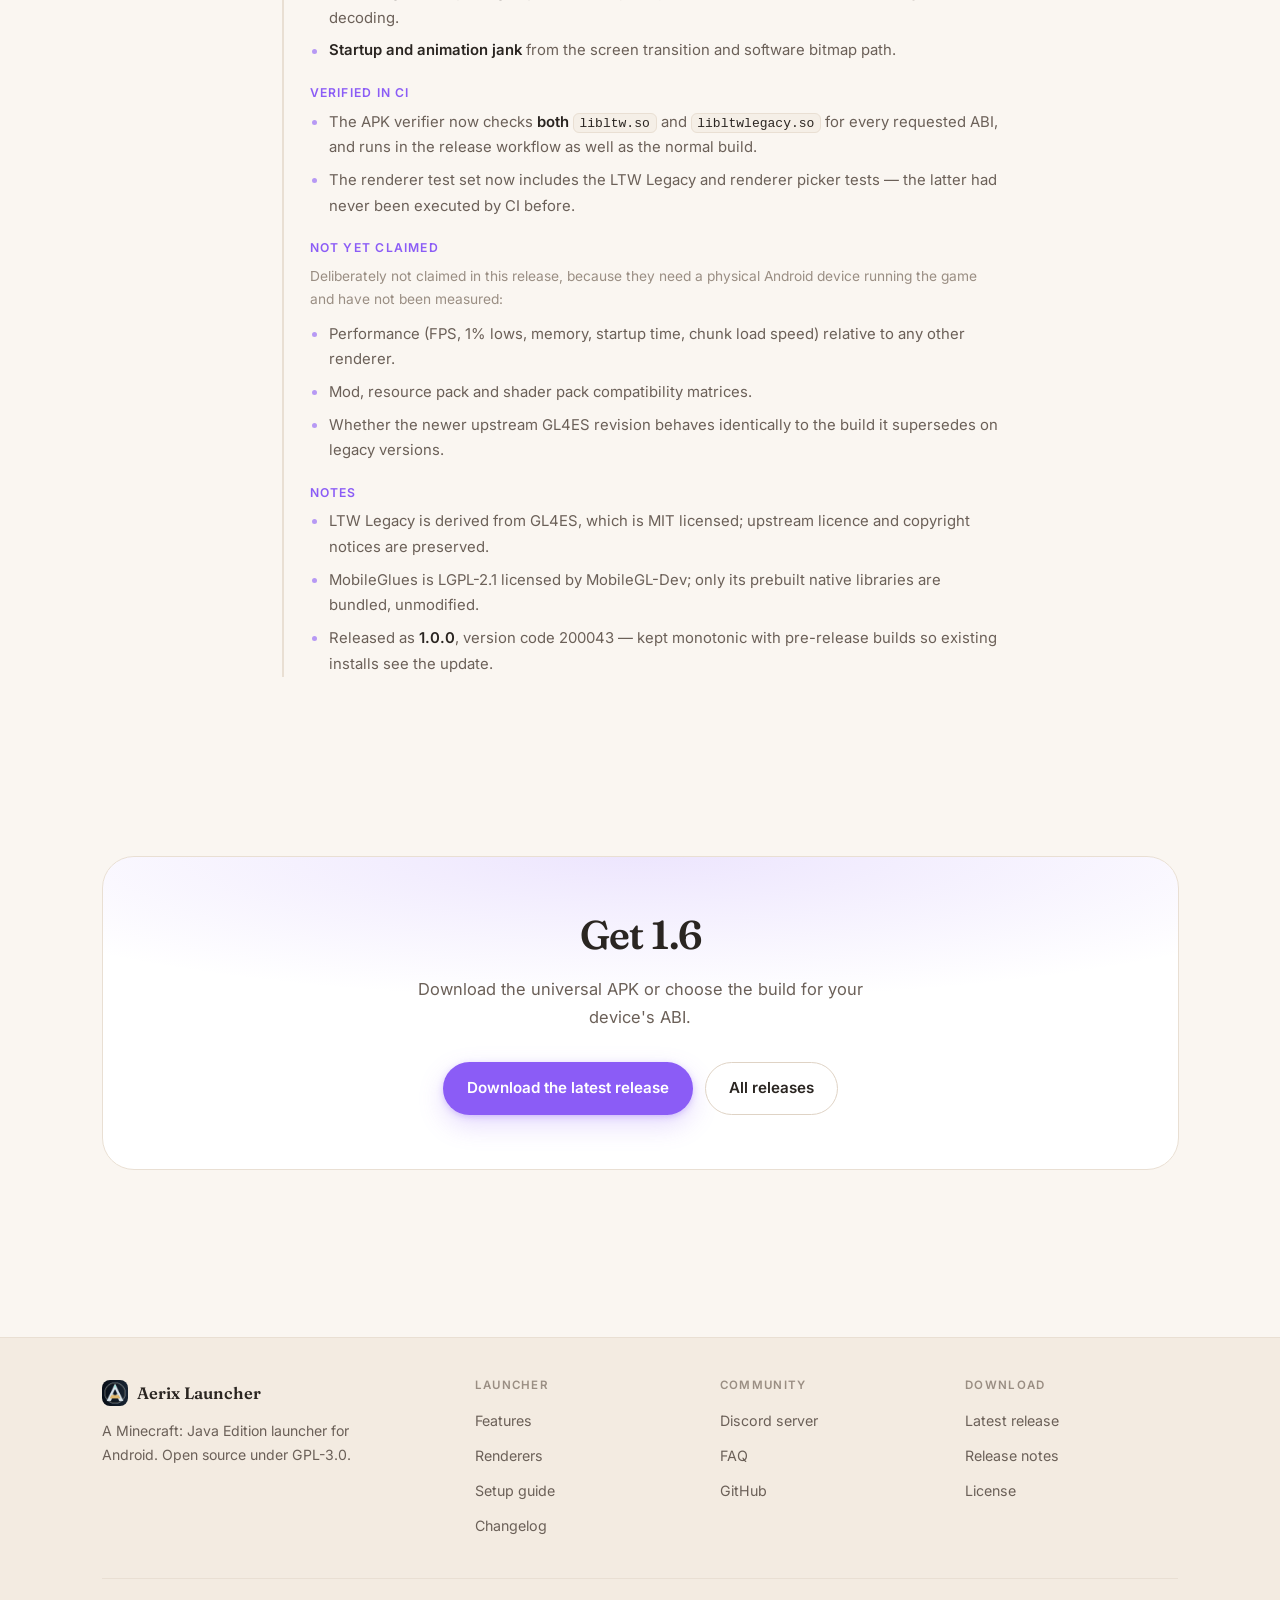
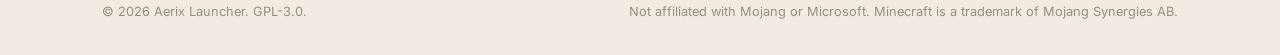
<file: website/changelog.html>
<!DOCTYPE html>
<html lang="en" data-theme="light" data-accent="violet">
<head>
<meta charset="utf-8">
<meta name="viewport" content="width=device-width, initial-scale=1">
<title>Changelog — Aerix Launcher</title>
<meta name="description" content="Release notes for Aerix Launcher, starting with 1.0.0 — the renderer lineup, mobile performance tools, interface work and the fixes behind them.">
<meta name="theme-color" content="#FAF6F1">
<link rel="canonical" href="https://aerix-launcher.gt.tc/changelog.html">
<link rel="icon" href="assets/img/favicon.ico" sizes="any">
<link rel="icon" href="assets/img/favicon.png" type="image/png">
<link rel="apple-touch-icon" href="assets/img/apple-touch-icon.png">
<meta property="og:type" content="website">
<meta property="og:title" content="Changelog — Aerix Launcher">
<meta property="og:description" content="Release notes for Aerix Launcher.">
<meta property="og:image" content="https://aerix-launcher.gt.tc/assets/img/aerix-logo.png">
<script>
(function(){try{
  var m=localStorage.getItem('mirai-theme')||'auto';
  var a=localStorage.getItem('mirai-accent')||'violet';
  var d=window.matchMedia('(prefers-color-scheme: dark)').matches?'dark':'light';
  document.documentElement.setAttribute('data-theme',m==='auto'?d:m);
  document.documentElement.setAttribute('data-mode',m);
  document.documentElement.setAttribute('data-accent',a);
}catch(e){}})();
</script>
<link rel="preconnect" href="https://fonts.googleapis.com">
<link rel="preconnect" href="https://fonts.gstatic.com" crossorigin>
<link href="https://fonts.googleapis.com/css2?family=Fraunces:ital,opsz,wght@0,9..144,400..700;1,9..144,400..700&family=Inter:wght@400;500;600;700&display=swap" rel="stylesheet">
<link rel="stylesheet" href="assets/css/style.css">
</head>
<body>
<a class="skip-link" href="#main">Skip to content</a>

<header class="site-header">
  <div class="wrap">
    <nav class="nav" aria-label="Main">
      <a class="brand" href="index.html">
        <img src="assets/img/aerix-mark.png" alt="" width="30" height="30">
        <span>Aerix</span>
      </a>
      <ul class="nav-links">
        <li><a href="index.html">Home</a></li>
        <li><a href="features.html">Features</a></li>
        <li><a href="renderers.html">Renderers</a></li>
        <li><a href="guide.html">Guide</a></li>
        <li><a href="faq.html">FAQ</a></li>
        <li><a href="changelog.html" aria-current="page">Changelog</a></li>
      </ul>
      <div class="nav-actions">
        <div class="theme-wrap">
          <button class="icon-btn" id="theme-toggle" aria-expanded="false" aria-haspopup="true" aria-label="Change theme and accent">
            <svg viewBox="0 0 24 24" fill="none" stroke="currentColor" stroke-width="2" stroke-linecap="round" stroke-linejoin="round" aria-hidden="true"><path d="M21 12.8A9 9 0 1 1 11.2 3a7 7 0 0 0 9.8 9.8z"/></svg>
          </button>
          <div class="theme-panel" id="theme-panel" role="dialog" aria-label="Theme settings">
            <h4 class="panel-title">Appearance</h4>
            <div class="mode-row">
              <button class="mode-btn" data-mode-set="light" aria-pressed="false"><svg viewBox="0 0 24 24" fill="none" stroke="currentColor" stroke-width="2" stroke-linecap="round" aria-hidden="true"><circle cx="12" cy="12" r="4"/><path d="M12 2v2M12 20v2M4.9 4.9l1.4 1.4M17.7 17.7l1.4 1.4M2 12h2M20 12h2M4.9 19.1l1.4-1.4M17.7 6.3l1.4-1.4"/></svg>Light</button>
              <button class="mode-btn" data-mode-set="dark" aria-pressed="false"><svg viewBox="0 0 24 24" fill="none" stroke="currentColor" stroke-width="2" stroke-linecap="round" stroke-linejoin="round" aria-hidden="true"><path d="M21 12.8A9 9 0 1 1 11.2 3a7 7 0 0 0 9.8 9.8z"/></svg>Dark</button>
              <button class="mode-btn" data-mode-set="auto" aria-pressed="false"><svg viewBox="0 0 24 24" aria-hidden="true"><circle cx="12" cy="12" r="9" fill="none" stroke="currentColor" stroke-width="2"/><path d="M12 3a9 9 0 0 1 0 18z" fill="currentColor"/></svg>System</button>
            </div>
            <h4 class="panel-title">Accent</h4>
            <div class="swatch-row">
              <button class="swatch" data-set="violet" aria-label="Violet accent" aria-pressed="true"></button>
              <button class="swatch" data-set="amber" aria-label="Amber accent" aria-pressed="false"></button>
              <button class="swatch" data-set="forest" aria-label="Forest accent" aria-pressed="false"></button>
              <button class="swatch" data-set="ocean" aria-label="Ocean accent" aria-pressed="false"></button>
              <button class="swatch" data-set="rose" aria-label="Rose accent" aria-pressed="false"></button>
            </div>
          </div>
        </div>
        <a class="btn btn-primary btn-sm" href="https://github.com/entitybrian69-bit/Aerix-launcher/releases/latest">Download</a>
        <button class="icon-btn menu-btn" id="menu-toggle" aria-expanded="false" aria-controls="mobile-menu" aria-label="Open menu">
          <svg viewBox="0 0 24 24" fill="none" stroke="currentColor" stroke-width="2" stroke-linecap="round" aria-hidden="true"><path d="M3 6h18M3 12h18M3 18h18"/></svg>
        </button>
      </div>
    </nav>
  </div>
  <div class="mobile-menu" id="mobile-menu">
    <ul>
      <li><a href="index.html">Home</a></li>
      <li><a href="features.html">Features</a></li>
      <li><a href="renderers.html">Renderers</a></li>
      <li><a href="guide.html">Guide</a></li>
      <li><a href="faq.html">FAQ</a></li>
      <li><a href="changelog.html" aria-current="page">Changelog</a></li>
    </ul>
  </div>
</header>

<main id="main">

  <section class="hero" style="padding-block:clamp(2.6rem,6vw,4.2rem) 1rem">
    <div class="wrap">
      <p class="eyebrow reveal">Changelog</p>
      <h1 class="reveal" style="max-width:14ch;margin-inline:auto">What changed</h1>
      <p class="lead reveal" style="--d:80ms">Notable changes to Aerix Launcher. The full history lives in <a href="https://github.com/entitybrian69-bit/Aerix-launcher/blob/Aerix-launcher/CHANGELOG.md" style="color:var(--accent)">CHANGELOG.md</a>.</p>
    </div>
  </section>

  <section>
    <div class="wrap wrap-narrow">
      <div class="release reveal">
        <div class="release-head">
          <span class="release-version">1.6</span>
          <span class="badge">ARM32 runtime &amp; renderer compatibility</span>
          <span class="small muted">2026-10-08</span>
        </div>
        <div class="release-list">
          <div>
            <h4>Changed</h4>
            <ul>
              <li><strong>Updated the bundled ARM32 Java 21 runtime.</strong> The rebuilt runtime disables <code>InlineIntrinsics</code> to avoid a known ARM32 <code>java.lang.Math</code> regression, and its marker identifies the patched bundle. It passed source and ELF architecture checks, but was not tested on a physical device; Minecraft 1.20.5+ on 32-bit Android remains experimental and unverified.</li>
              <li><strong>LTW renderer selection now considers GLES support and library availability.</strong> When GLES is detected, LTW is not selected below GLES 3; its ABI-specific native library must also be present. Incompatible selections fall back where a compatible renderer is available.</li>
              <li><strong>LTW shader optimization preserves linked shader-stage inputs and outputs</strong> through post-link optimization. This source-level compatibility change does not claim to fix every device-specific rendering issue.</li>
              <li><strong>LTW's GLES/GLSL compatibility environment</strong> now includes the renderer's required GLES and extension flags.</li>
            </ul>
          </div>
          <div>
            <h4>Added</h4>
            <ul>
              <li>An automated ARM32 Java 21 build, repack and verification workflow, including runtime metadata, ARM32 ELF and Math-workaround checks.</li>
              <li>Regression tests for LTW environment settings, GLES-aware renderer selection and fallback behavior.</li>
            </ul>
          </div>
        </div>
      </div>

      <div class="release reveal">
        <div class="release-head">
          <span class="release-version">1.5</span>
          <span class="badge">32-bit diagnostics &amp; mobile tuning</span>
          <span class="small muted">2026-10-08</span>
        </div>
        <div class="release-list">
          <div>
            <h4>Changed</h4>
            <ul>
              <li><strong>Low-heap JVM auto-tuning</strong> selects SerialGC and a 48 MiB code cache for allocations up to 1280 MiB, while preserving explicit GC and code-cache choices.</li>
              <li><strong>Mobile graphics presets</strong> use shorter render distances and reduced render scales. No FPS or temperature gains are promised without device-specific testing.</li>
            </ul>
          </div>
          <div>
            <h4>Fixed</h4>
            <ul>
              <li><strong>Memory sizing follows the launcher process ABI.</strong> On 32-bit, heap allocation accounts for the largest free virtual-address range and reserves space for JVM non-heap memory; old oversized saved values are capped.</li>
              <li><strong>Minecraft 1.20.5+ is no longer blocked solely because Android or the launcher process is 32-bit.</strong> The launcher makes a best-effort attempt when a compatible Java 21+ runtime is available. Mojang's 64-bit OS requirement remains, so this configuration is unsupported and not confirmed on real devices.</li>
              <li><strong>Surface startup diagnostics</strong> ignore zero-sized initial measurements and log requested and native buffer sizes plus buffer-geometry errors. This improves diagnosis; it does not claim to fix device-specific renderer failures.</li>
            </ul>
          </div>
          <div>
            <h4>Added</h4>
            <ul>
              <li>Regression tests for runtime selection by Java minimum and Android process ABI, included in build CI.</li>
            </ul>
          </div>
        </div>
      </div>

      <div class="release reveal">
        <div class="release-head">
          <span class="release-version">1.4</span>
          <span class="badge">Microsoft login &amp; Java compatibility</span>
          <span class="small muted">2026-10-08</span>
        </div>
        <div class="release-list">
          <div>
            <h4>Fixed</h4>
            <ul>
              <li><strong>Microsoft device-code sign-in</strong> now selects the OAuth endpoints for the configured client: the built-in Minecraft Java client uses Live endpoints, while custom client IDs continue to use Entra consumers v2. Refreshes stay on the matching flow, Xbox RPS tickets use its matching prefix, and both verification URL field names are accepted.</li>
              <li><strong>Authentication errors retain their details.</strong> HTTP status and OAuth error information are surfaced, and blank CI client-ID values fall back to the configured default rather than producing an empty client ID.</li>
              <li><strong>Java runtime and native selection now follows the app process ABI</strong>, including 32-bit APKs on 64-bit phones. Incompatible runtimes are filtered, and Java 21–25 GC flags avoid unsupported ZGC options with a G1GC fallback where needed.</li>
            </ul>
          </div>
          <div>
            <h4>Added</h4>
            <ul>
              <li>Regression tests for OAuth client routing and response fields, Android process architecture, and GC compatibility; OAuth configuration tests now run in CI.</li>
              <li>Updated repository links and GitHub Pages deployment workflow after the repository rename, plus a CNAME and canonical/social metadata prepared for <code>aerix-launcher.gt.tc</code>.</li>
            </ul>
          </div>
        </div>
      </div>

      <div class="release reveal">
        <div class="release-head">
          <span class="release-version">1.3</span>
          <span class="badge">Instance &amp; theme fixes</span>
          <span class="small muted">2026-10-07</span>
        </div>
        <div class="release-list">
          <div>
            <h4>Fixed</h4>
            <ul>
              <li><strong>Landscape instance management</strong> now keeps the instance summary and Play action in a compact left sidebar with a two-column section grid, while the selected manager opens in the right pane.</li>
              <li><strong>Theme accents are consistent across the launcher.</strong> Navigation selection, primary actions, enabled switches, selected tabs and highlighted controls follow the selected launcher or wallpaper theme.</li>
              <li><strong>Reset Icon stays horizontal.</strong> Overview actions now wrap as complete controls and keep their labels on one line on narrow screens.</li>
            </ul>
          </div>
        </div>
      </div>

      <div class="release reveal">
        <div class="release-head">
          <span class="release-version">1.2</span>
          <span class="badge">Interface release</span>
          <span class="small muted">2026-10-07</span>
        </div>

        <div class="release-list">

          <div>
            <h4>Changed</h4>
            <ul>
              <li><strong>No more global top bar.</strong> The shell header — logo, page title, search, Tasks, Files and account — is gone from every screen. Pages start at the top of the display and use the full height. A slim back button appears on the left only when there is a page to go back to, and a small badge only shows in the top-right while a download runs.</li>
              <li><strong>Instance page rebuilt for short screens.</strong> On a landscape phone the sidebar is a one-line instance summary, a full-width Play button and a 2×4 grid holding every section entry, so all eight tabs stay visible. The Mods tab gets a single-row toolbar and denser rows — about four mods on screen where one and a half were readable before.</li>
              <li><strong>Create New Instance</strong> gives the Minecraft version list the whole left column, so several versions are readable at once. The selected version shows an accent outline with a check mark, and the modloader tiles match.</li>
              <li><strong>Accounts</strong> centres the + Microsoft / + Offline / + Auth Server buttons, caps the account list so it cannot push content away, and adds a skin library — search field plus a scrollable three-column skin grid with a preview dialog and an Install button that applies the skin to the current account.</li>
              <li><strong>Wallpapers</strong> grow from 20 to 25 built-in HD Minecraft wallpapers, each with its own accent theme, including a full crimson red Nether forest, amethyst geode, bamboo sunrise, badlands canyon and Deep Dark sculk presets.</li>
              <li>Version name no longer carries a <code>-debug</code> suffix; the About page shows a clean version number.</li>
              <li>The second name is gone from the app, the README and this site. entitybrian is the sole owner and maintainer.</li>
            </ul>
          </div>

          <div>
            <h4>Removed</h4>
            <ul>
              <li>The Multiplayer page and its navigation entry.</li>
              <li>The standalone MC Skin screen, replaced by the skin library on the Accounts page.</li>
            </ul>
          </div>

        </div>
      </div>

      <div class="release reveal">
        <div class="release-head">
          <span class="release-version">1.0.0</span>
          <span class="badge">First public release</span>
          <span class="small muted">2026-10-04</span>
        </div>

        <div class="release-list">

          <div>
            <h4>Added</h4>
            <ul>
              <li><strong>LTW Legacy renderer</strong> (<code>libltwlegacy.so</code>) — a wrapper covering Minecraft <strong>1.8 – 1.16.5</strong>, built from a vendored, pinned snapshot of GL4ES (1.1.7) for every ABI.</li>
              <li><strong>MobileGlues renderer</strong> (<code>libmobileglues.so</code>) — a modern OpenGL-on-GLES wrapper covering Minecraft <strong>1.17 – 26.3</strong>, with a tuned <code>config.json</code> written at startup.</li>
              <li><strong>VGPU renderers</strong> (<code>libvgpu.so</code>, <code>libvgpu_1368.so</code>) — two options for Minecraft <strong>1.16.5 and older</strong>, with Sodium and shader support.</li>
              <li><strong>1-Tap FPS Booster</strong> — one tap applies the full mobile FPS preset, and the choice persists across restarts.</li>
              <li><strong>JRE &amp; GC auto-tuner</strong> — tunes the Java runtime and garbage collector for the device, and remembers what it chose.</li>
              <li><strong>Smart Crash Doctor</strong> — reads a crash log and suggests the fix.</li>
              <li><strong>Mod dependency &amp; conflict resolver</strong> — resolves missing dependencies and conflicts automatically.</li>
              <li><strong>Interface overhaul</strong> — redesigned screens with dedicated landscape layouts, a home dashboard with quick-action pills, a streamlined navigation rail, and a theme that follows the wallpaper.</li>
              <li><strong>20 HD Minecraft wallpapers</strong> built in, with dim control, a Solid Dark mode and custom imports.</li>
              <li><strong>Rebuilt download pages</strong> — hero card, screenshots rail, and auto-detection that reads a file's Minecraft versions and loaders.</li>
              <li><strong>Full Minecraft version catalog in Discover</strong> — 69 modding-relevant releases from 26.3 back to 1.4.7, newest first, replacing a 14-item cap.</li>
              <li><strong>Minimizable modpack install dialog</strong> — shrink it to a floating button and keep using the launcher.</li>
              <li><strong>In-game Aerix Pill HUD</strong> with world and screenshot quick actions.</li>
              <li><strong>Interactive 3D paper doll</strong> — drag to spin 360°, tap to open account management.</li>
            </ul>
          </div>

          <div>
            <h4>Changed</h4>
            <ul>
              <li><strong>The legacy GL path is now built from source.</strong> The LTW Legacy wrapper is compiled from vendored sources instead of shipping another prebuilt blob.</li>
              <li><strong>Automatic wrapper selection is wired into the launch path.</strong> Previously an instance with no renderer configured fell back to the first loaded renderer for every version.</li>
              <li><strong>The picker no longer hardcodes identifiers or version boundaries.</strong> It reads each renderer's declared compatibility window, so a renderer cannot drift out of sync with it.</li>
              <li><strong>An unsupported override is rejected up front</strong> instead of being honoured and then failing the launcher's own support check moments later.</li>
              <li><strong>Platform search falls back sequentially</strong> across sources — 15s per source inside a 30s cap — instead of racing them concurrently.</li>
              <li><strong>Wallpaper blur is a pre-rendered static image</strong> on all Android versions, removing the per-frame cost that janked tab switches and dialogs.</li>
              <li><strong>Settings and wallpaper backgrounds decode off the UI thread</strong> and share a process-wide cached bitmap.</li>
            </ul>
          </div>

          <div>
            <h4>Fixed</h4>
            <ul>
              <li><strong>Discover search failed with "This job has not completed yet"</strong> on Modrinth and CurseForge — concurrent requests through a shared HTTP client; the sequential fallback above fixes it.</li>
              <li><strong>CurseForge outages no longer kill search</strong> — requests fall back to a mirror backup source.</li>
              <li><strong>Sodium, Embedium and Rubidium crashed instantly after joining a world</strong> on every renderer except one. The launcher now applies a crash-free chunk-backend patch to all three mods' configs on <em>every</em> renderer, covering both existing configs and first-run defaults.</li>
              <li><strong>Version comparison could not run in a plain JVM unit test</strong> — a missing resource stream now degrades to an empty list instead of throwing, which is what made the renderer picker testable in CI.</li>
              <li><strong>Visual lag when opening any tab</strong>, fixed by the pre-rendered blur and cached background decoding.</li>
              <li><strong>Startup and animation jank</strong> from the screen transition and software bitmap path.</li>
            </ul>
          </div>

          <div>
            <h4>Verified in CI</h4>
            <ul>
              <li>The APK verifier now checks <strong>both</strong> <code>libltw.so</code> and <code>libltwlegacy.so</code> for every requested ABI, and runs in the release workflow as well as the normal build.</li>
              <li>The renderer test set now includes the LTW Legacy and renderer picker tests — the latter had never been executed by CI before.</li>
            </ul>
          </div>

          <div>
            <h4>Not yet claimed</h4>
            <p class="small muted" style="margin-bottom:.6rem">Deliberately not claimed in this release, because they need a physical Android device running the game and have not been measured:</p>
            <ul>
              <li>Performance (FPS, 1% lows, memory, startup time, chunk load speed) relative to any other renderer.</li>
              <li>Mod, resource pack and shader pack compatibility matrices.</li>
              <li>Whether the newer upstream GL4ES revision behaves identically to the build it supersedes on legacy versions.</li>
            </ul>
          </div>

          <div>
            <h4>Notes</h4>
            <ul>
              <li>LTW Legacy is derived from GL4ES, which is MIT licensed; upstream licence and copyright notices are preserved.</li>
              <li>MobileGlues is LGPL-2.1 licensed by MobileGL-Dev; only its prebuilt native libraries are bundled, unmodified.</li>
              <li>Released as <strong>1.0.0</strong>, version code 200043 — kept monotonic with pre-release builds so existing installs see the update.</li>
            </ul>
          </div>

        </div>
      </div>
    </div>
  </section>

  <section>
    <div class="wrap">
      <div class="cta-band reveal">
        <h2>Get 1.6</h2>
        <p>Download the universal APK or choose the build for your device's ABI.</p>
        <div class="btn-row">
          <a class="btn btn-primary" href="https://github.com/entitybrian69-bit/Aerix-launcher/releases/latest">Download the latest release</a>
          <a class="btn btn-ghost" href="https://github.com/entitybrian69-bit/Aerix-launcher/releases">All releases</a>
        </div>
      </div>
    </div>
  </section>

</main>

<footer class="site-footer">
  <div class="wrap">
    <div class="footer-grid">
      <div>
        <div class="footer-brand"><img src="assets/img/aerix-mark.png" alt="" width="26" height="26"><span>Aerix Launcher</span></div>
        <p>A Minecraft: Java Edition launcher for Android. Open source under GPL-3.0.</p>
      </div>
      <div class="footer-col">
        <h4>Launcher</h4>
        <ul>
          <li><a href="features.html">Features</a></li>
          <li><a href="renderers.html">Renderers</a></li>
          <li><a href="guide.html">Setup guide</a></li>
          <li><a href="changelog.html">Changelog</a></li>
        </ul>
      </div>
      <div class="footer-col">
        <h4>Community</h4>
        <ul>
          <li><a href="https://discord.gg/RS7q9KaCm6">Discord server</a></li>
          <li><a href="faq.html">FAQ</a></li>
          <li><a href="https://github.com/entitybrian69-bit/Aerix-launcher">GitHub</a></li>
        </ul>
      </div>
      <div class="footer-col">
        <h4>Download</h4>
        <ul>
          <li><a href="https://github.com/entitybrian69-bit/Aerix-launcher/releases/latest">Latest release</a></li>
          <li><a href="https://github.com/entitybrian69-bit/Aerix-launcher/blob/Aerix-launcher/CHANGELOG.md">Release notes</a></li>
          <li><a href="https://github.com/entitybrian69-bit/Aerix-launcher/blob/Aerix-launcher/LICENSE">License</a></li>
        </ul>
      </div>
    </div>
    <div class="footer-bottom">
      <span>© 2026 Aerix Launcher. GPL-3.0.</span>
      <span>Not affiliated with Mojang or Microsoft. Minecraft is a trademark of Mojang Synergies AB.</span>
    </div>
  </div>
</footer>

<script src="assets/js/site.js"></script>
</body>
</html>
</file>
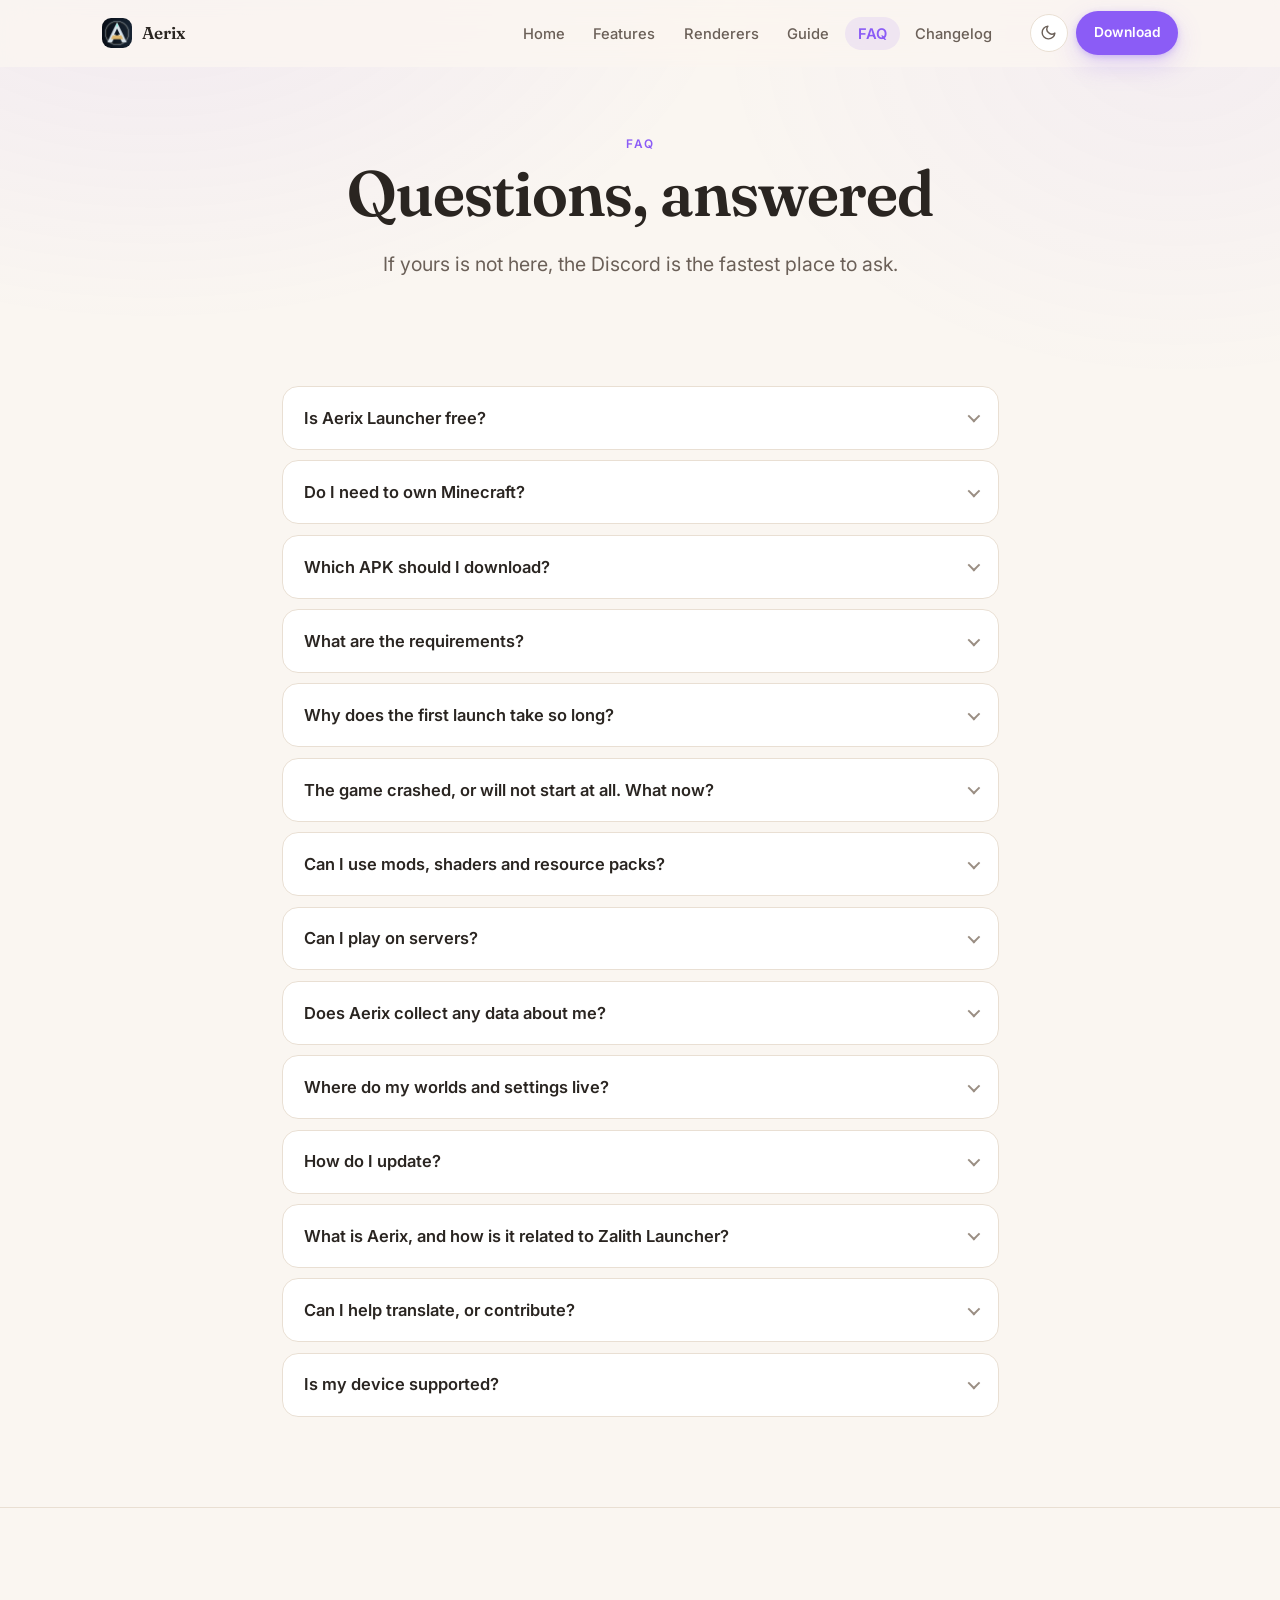
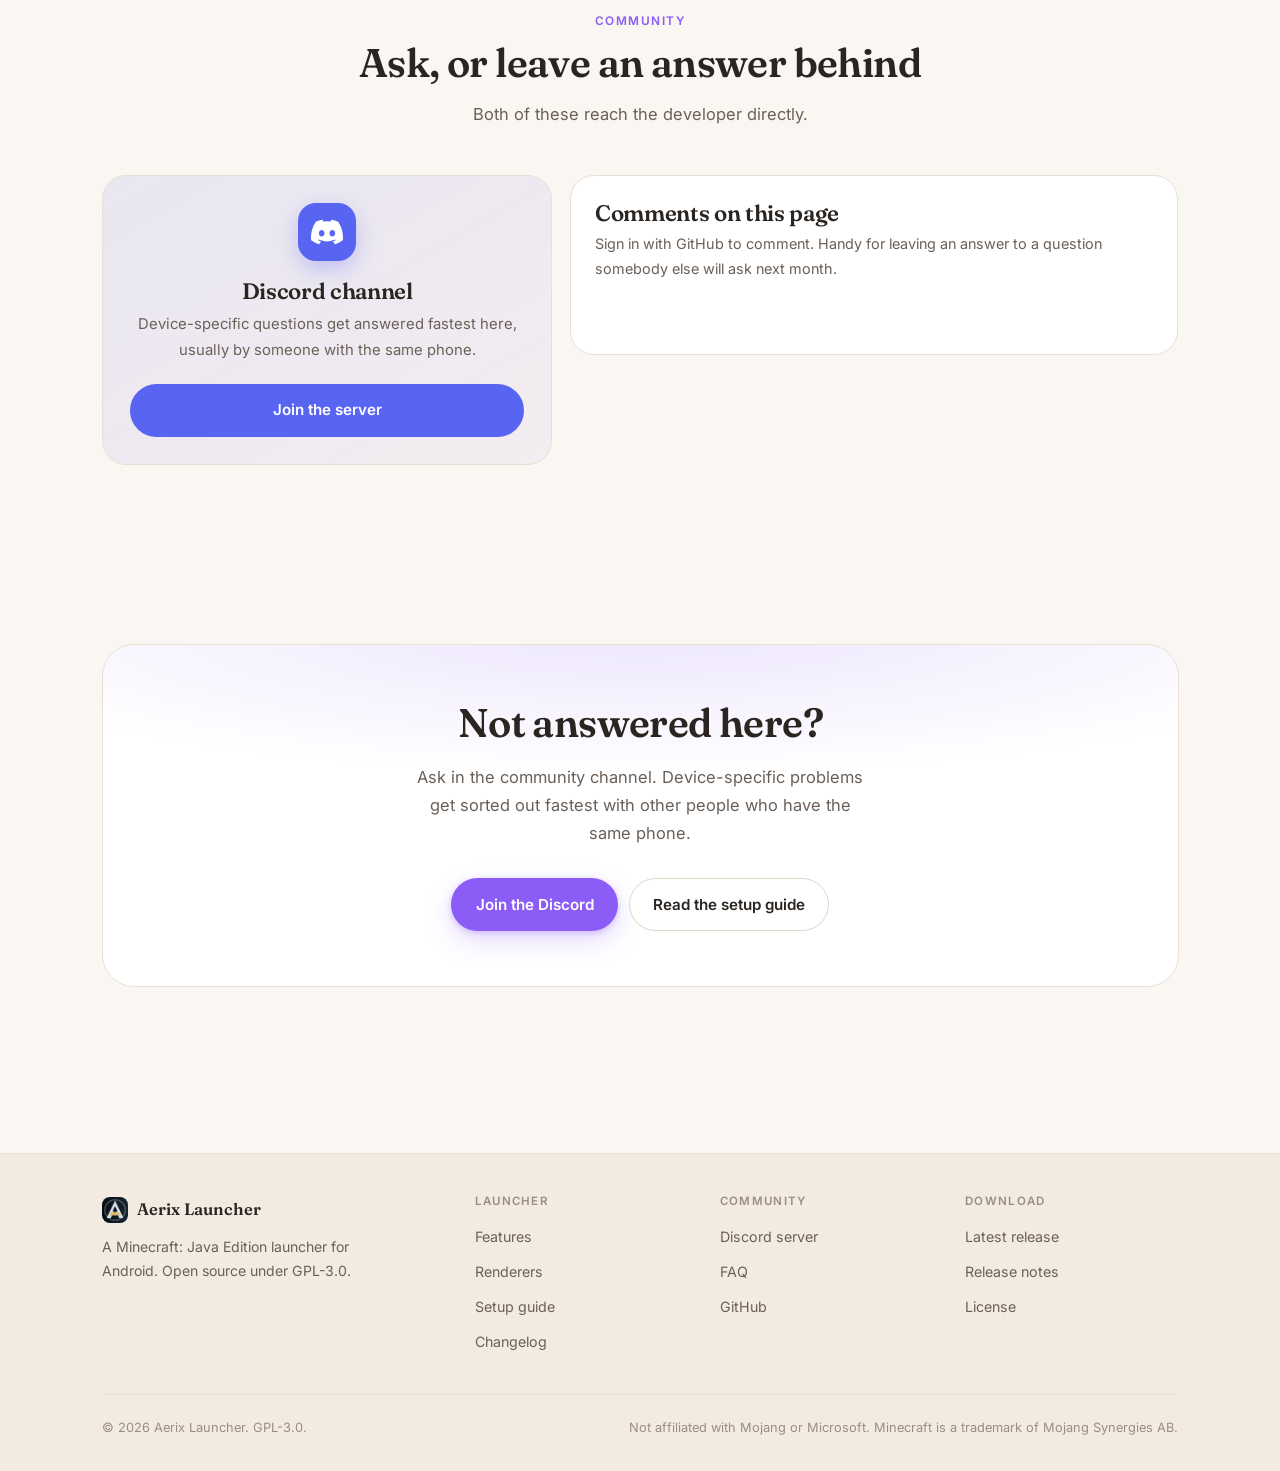
<file: website/faq.html>
<!DOCTYPE html>
<html lang="en" data-theme="light" data-accent="violet">
<head>
<meta charset="utf-8">
<meta name="viewport" content="width=device-width, initial-scale=1">
<title>FAQ — Aerix Launcher</title>
<meta name="description" content="Answers about Aerix Launcher: free, does it need a Minecraft account, which APK to download, renderer crashes, multiplayer, privacy and updates.">
<meta name="theme-color" content="#FAF6F1">
<link rel="canonical" href="https://aerix-launcher.gt.tc/faq.html">
<link rel="icon" href="assets/img/favicon.ico" sizes="any">
<link rel="icon" href="assets/img/favicon.png" type="image/png">
<link rel="apple-touch-icon" href="assets/img/apple-touch-icon.png">
<meta property="og:type" content="website">
<meta property="og:title" content="FAQ — Aerix Launcher">
<meta property="og:description" content="Common questions about Aerix Launcher.">
<meta property="og:image" content="https://aerix-launcher.gt.tc/assets/img/aerix-logo.png">
<script>
(function(){try{
  var m=localStorage.getItem('mirai-theme')||'auto';
  var a=localStorage.getItem('mirai-accent')||'violet';
  var d=window.matchMedia('(prefers-color-scheme: dark)').matches?'dark':'light';
  document.documentElement.setAttribute('data-theme',m==='auto'?d:m);
  document.documentElement.setAttribute('data-mode',m);
  document.documentElement.setAttribute('data-accent',a);
}catch(e){}})();
</script>
<link rel="preconnect" href="https://fonts.googleapis.com">
<link rel="preconnect" href="https://fonts.gstatic.com" crossorigin>
<link href="https://fonts.googleapis.com/css2?family=Fraunces:ital,opsz,wght@0,9..144,400..700;1,9..144,400..700&family=Inter:wght@400;500;600;700&display=swap" rel="stylesheet">
<link rel="stylesheet" href="assets/css/style.css">
</head>
<body>
<a class="skip-link" href="#main">Skip to content</a>

<header class="site-header">
  <div class="wrap">
    <nav class="nav" aria-label="Main">
      <a class="brand" href="index.html">
        <img src="assets/img/aerix-mark.png" alt="" width="30" height="30">
        <span>Aerix</span>
      </a>
      <ul class="nav-links">
        <li><a href="index.html">Home</a></li>
        <li><a href="features.html">Features</a></li>
        <li><a href="renderers.html">Renderers</a></li>
        <li><a href="guide.html">Guide</a></li>
        <li><a href="faq.html" aria-current="page">FAQ</a></li>
        <li><a href="changelog.html">Changelog</a></li>
      </ul>
      <div class="nav-actions">
        <div class="theme-wrap">
          <button class="icon-btn" id="theme-toggle" aria-expanded="false" aria-haspopup="true" aria-label="Change theme and accent">
            <svg viewBox="0 0 24 24" fill="none" stroke="currentColor" stroke-width="2" stroke-linecap="round" stroke-linejoin="round" aria-hidden="true"><path d="M21 12.8A9 9 0 1 1 11.2 3a7 7 0 0 0 9.8 9.8z"/></svg>
          </button>
          <div class="theme-panel" id="theme-panel" role="dialog" aria-label="Theme settings">
            <h4 class="panel-title">Appearance</h4>
            <div class="mode-row">
              <button class="mode-btn" data-mode-set="light" aria-pressed="false"><svg viewBox="0 0 24 24" fill="none" stroke="currentColor" stroke-width="2" stroke-linecap="round" aria-hidden="true"><circle cx="12" cy="12" r="4"/><path d="M12 2v2M12 20v2M4.9 4.9l1.4 1.4M17.7 17.7l1.4 1.4M2 12h2M20 12h2M4.9 19.1l1.4-1.4M17.7 6.3l1.4-1.4"/></svg>Light</button>
              <button class="mode-btn" data-mode-set="dark" aria-pressed="false"><svg viewBox="0 0 24 24" fill="none" stroke="currentColor" stroke-width="2" stroke-linecap="round" stroke-linejoin="round" aria-hidden="true"><path d="M21 12.8A9 9 0 1 1 11.2 3a7 7 0 0 0 9.8 9.8z"/></svg>Dark</button>
              <button class="mode-btn" data-mode-set="auto" aria-pressed="false"><svg viewBox="0 0 24 24" aria-hidden="true"><circle cx="12" cy="12" r="9" fill="none" stroke="currentColor" stroke-width="2"/><path d="M12 3a9 9 0 0 1 0 18z" fill="currentColor"/></svg>System</button>
            </div>
            <h4 class="panel-title">Accent</h4>
            <div class="swatch-row">
              <button class="swatch" data-set="violet" aria-label="Violet accent" aria-pressed="true"></button>
              <button class="swatch" data-set="amber" aria-label="Amber accent" aria-pressed="false"></button>
              <button class="swatch" data-set="forest" aria-label="Forest accent" aria-pressed="false"></button>
              <button class="swatch" data-set="ocean" aria-label="Ocean accent" aria-pressed="false"></button>
              <button class="swatch" data-set="rose" aria-label="Rose accent" aria-pressed="false"></button>
            </div>
          </div>
        </div>
        <a class="btn btn-primary btn-sm" href="https://github.com/entitybrian69-bit/Aerix-launcher/releases/latest">Download</a>
        <button class="icon-btn menu-btn" id="menu-toggle" aria-expanded="false" aria-controls="mobile-menu" aria-label="Open menu">
          <svg viewBox="0 0 24 24" fill="none" stroke="currentColor" stroke-width="2" stroke-linecap="round" aria-hidden="true"><path d="M3 6h18M3 12h18M3 18h18"/></svg>
        </button>
      </div>
    </nav>
  </div>
  <div class="mobile-menu" id="mobile-menu">
    <ul>
      <li><a href="index.html">Home</a></li>
      <li><a href="features.html">Features</a></li>
      <li><a href="renderers.html">Renderers</a></li>
      <li><a href="guide.html">Guide</a></li>
      <li><a href="faq.html" aria-current="page">FAQ</a></li>
      <li><a href="changelog.html">Changelog</a></li>
    </ul>
  </div>
</header>

<main id="main">

  <section class="hero" style="padding-block:clamp(2.6rem,6vw,4.2rem) 1rem">
    <div class="wrap">
      <p class="eyebrow reveal">FAQ</p>
      <h1 class="reveal" style="max-width:16ch;margin-inline:auto">Questions, answered</h1>
      <p class="lead reveal" style="--d:80ms">If yours is not here, the Discord is the fastest place to ask.</p>
    </div>
  </section>

  <section>
    <div class="wrap wrap-narrow">
      <div class="faq reveal">

        <details>
          <summary>Is Aerix Launcher free?</summary>
          <div class="faq-body">
            <p>Yes. It is free and open source under GPL-3.0. There are no ads, no paid tiers, no premium renderer unlocks and no in-app purchases.</p>
          </div>
        </details>

        <details>
          <summary>Do I need to own Minecraft?</summary>
          <div class="faq-body">
            <p>Yes, if you want to play online with a real account. Aerix does not include the game and does not give you an account.</p>
            <ul>
              <li><strong>Microsoft account</strong> — for Java Edition you own, including online servers.</li>
              <li><strong>Offline account</strong> — a local username, good for single-player and LAN. No purchase needed, and you can equip a skin and cape on it.</li>
              <li><strong>Yggdrasil / auth servers</strong> — for third-party servers running their own authentication.</li>
            </ul>
          </div>
        </details>

        <details>
          <summary>Which APK should I download?</summary>
          <div class="faq-body">
            <p>Almost every modern phone is <strong>arm64-v8a</strong>. If your device is older or unusual, the <code>all</code> build runs on any of the four supported architectures — it is just a bigger download.</p>
            <p>The four ABIs are armeabi-v7a (32-bit ARM), arm64-v8a (64-bit ARM), x86 and x86_64.</p>
          </div>
        </details>

        <details>
          <summary>What are the requirements?</summary>
          <div class="faq-body">
            <p><strong>Android 8.0 or newer.</strong> 4&nbsp;GB of RAM is a realistic floor for a modern Minecraft version with mods; more headroom helps. Budget a couple of gigabytes of free storage for the launcher's Java runtime, on top of whatever your versions and modpacks need.</p>
          </div>
        </details>

        <details>
          <summary>Why does the first launch take so long?</summary>
          <div class="faq-body">
            <p>Aerix unpacks its bundled Java runtime and components on first start, and it looks like nothing is happening while it does. This is a one-time cost — later launches are much quicker.</p>
          </div>
        </details>

        <details>
          <summary>The game crashed, or will not start at all. What now?</summary>
          <div class="faq-body">
            <p>Check the renderer first, in <strong>Version settings → Renderer</strong>. It is the most common cause by a wide margin.</p>
            <ul>
              <li>On <strong>1.16.5 or older</strong>, try LTW Legacy, then GL4ES, then vgpu.</li>
              <li>On <strong>1.17 or newer</strong>, try LTW, then MobileGlues, then Zink.</li>
            </ul>
            <p>If you have Sodium, Embedium or Rubidium installed and the game dies as you join a world, update Aerix — recent builds patch those mods' configs to a crash-free chunk backend on every renderer.</p>
            <p>Otherwise, open the log viewer from the game screen. Aerix's crash reader usually names the culprit.</p>
          </div>
        </details>

        <details>
          <summary>Can I use mods, shaders and resource packs?</summary>
          <div class="faq-body">
            <p>Yes. Modpacks, mods, resource packs, shaders and world saves can all be installed from <strong>Discover</strong>, or imported from a file.</p>
            <p>Fabric, Quilt, Legacy Fabric, Forge, NeoForge, Cleanroom and OptiFine are all supported as loaders.</p>
          </div>
        </details>

        <details>
          <summary>Can I play on servers?</summary>
          <div class="faq-body">
            <p>Yes. Every instance has its own server list, so you can save the servers you play on and join them without retyping addresses. Joining an online-mode server needs a Microsoft account that owns Java Edition.</p>
          </div>
        </details>

        <details>
          <summary>Does Aerix collect any data about me?</summary>
          <div class="faq-body">
            <p>No. There is no analytics or crash-reporting SDK in the build, not even a disabled one. Accounts, skins, capes, worlds and settings stay on your device unless you pick a login that needs the network.</p>
            <p>Downloads and searches talk to their content sources — Modrinth, CurseForge and mirrors — because that is how they get the files. There is no telemetry alongside them.</p>
          </div>
        </details>

        <details>
          <summary>Where do my worlds and settings live?</summary>
          <div class="faq-body">
            <p>Inside the launcher's own storage, in per-instance directories. Version isolation is on by default, so two instances of the same Minecraft version keep separate mods, configs and worlds instead of fighting over one folder.</p>
            <p>The built-in file manager can browse all of it, including configs, mods, worlds and backups, without leaving the app.</p>
          </div>
        </details>

        <details>
          <summary>How do I update?</summary>
          <div class="faq-body">
            <p>Aerix checks GitHub Releases on startup, and you can check manually from <strong>Settings → About</strong>. It compares your build number against the published manifest and points you at the right APK for your device.</p>
            <p>Debug builds from CI are for testing. Release builds are the ones to keep.</p>
          </div>
        </details>

        <details>
          <summary>What is Aerix, and how is it related to Zalith Launcher?</summary>
          <div class="faq-body">
            <p>Aerix Launcher is a fork of <a href="https://github.com/ZalithLauncher/ZalithLauncher2" style="color:var(--accent)">Zalith Launcher 2</a> by MovTery, which is itself a well-regarded launcher. Aerix builds on that foundation under GPL-3.0.</p>
            <p>What Aerix changes: the module and product naming, from-source builds of the LTW and LTW Legacy renderers with verification in CI, automatic renderer selection wired into the launch path, the mobile performance tools, the interface work, the 25 built-in wallpapers, and the Discover upgrades.</p>
            <p>The upstream copyright notices are kept in place, as the licence requires.</p>
          </div>
        </details>

        <details>
          <summary>Can I help translate, or contribute?</summary>
          <div class="faq-body">
            <p>Yes. The launcher ships 18 languages, and more are welcome.</p>
            <ul>
              <li><strong>Bugs</strong> — open an <a href="https://github.com/entitybrian69-bit/Aerix-launcher/issues" style="color:var(--accent)">issue on GitHub</a>. A log and your device model make it fixable.</li>
              <li><strong>Feature suggestions</strong> — raise them in the <a href="https://discord.gg/RS7q9KaCm6" style="color:var(--accent)">Discord channel</a>, where they can be discussed before they turn into work.</li>
              <li><strong>Translations</strong> — the fastest way to get a language fixed or added is to say so in Discord.</li>
            </ul>
            <p>The source is on <a href="https://github.com/entitybrian69-bit/Aerix-launcher" style="color:var(--accent)">GitHub</a>.</p>
          </div>
        </details>

        <details>
          <summary>Is my device supported?</summary>
          <div class="faq-body">
            <p>If it runs Android 8.0 or newer on one of the four supported ABIs — which covers essentially every phone from the last several years — then yes.</p>
            <p>Renderers that need Vulkan, like Zink, depend on your GPU driver rather than on Aerix. When one does not work, another wrapper in the list usually will.</p>
          </div>
        </details>

      </div>
    </div>
  </section>

  <hr class="rule">

  <!-- Community -->
  <section>
    <div class="wrap">
      <div class="section-head center reveal">
        <p class="eyebrow">Community</p>
        <h2>Ask, or leave an answer behind</h2>
        <p>Both of these reach the developer directly.</p>
      </div>
      <div class="community-grid">

        <div class="discord-card reveal">
          <div class="dc-icon" aria-hidden="true">
            <svg viewBox="0 0 24 24" fill="currentColor"><path d="M20.317 4.369a19.79 19.79 0 0 0-4.885-1.515.074.074 0 0 0-.079.037c-.21.375-.444.864-.608 1.25a18.27 18.27 0 0 0-5.487 0 12.64 12.64 0 0 0-.617-1.25.077.077 0 0 0-.079-.037A19.736 19.736 0 0 0 3.677 4.37a.07.07 0 0 0-.032.027C.533 9.046-.32 13.58.099 18.057a.082.082 0 0 0 .031.057 19.9 19.9 0 0 0 5.993 3.03.078.078 0 0 0 .084-.028c.462-.63.874-1.295 1.226-1.994a.076.076 0 0 0-.041-.106 13.107 13.107 0 0 1-1.872-.892.077.077 0 0 1-.008-.128c.126-.094.252-.192.372-.291a.074.074 0 0 1 .077-.01c3.928 1.793 8.18 1.793 12.062 0a.074.074 0 0 1 .078.01c.12.099.246.198.373.292a.077.077 0 0 1-.006.127 12.299 12.299 0 0 1-1.873.892.077.077 0 0 0-.041.107c.36.698.772 1.362 1.225 1.993a.076.076 0 0 0 .084.028 19.839 19.839 0 0 0 6.002-3.03.077.077 0 0 0 .032-.054c.5-5.177-.838-9.674-3.549-13.66a.061.061 0 0 0-.031-.03zM8.02 15.33c-1.183 0-2.157-1.085-2.157-2.419 0-1.333.956-2.419 2.157-2.419 1.21 0 2.176 1.096 2.157 2.42 0 1.333-.956 2.418-2.157 2.418zm7.975 0c-1.183 0-2.157-1.085-2.157-2.419 0-1.333.955-2.419 2.157-2.419 1.21 0 2.176 1.096 2.157 2.42 0 1.333-.946 2.418-2.157 2.418z"/></svg>
          </div>
          <h3>Discord channel</h3>
          <p>Device-specific questions get answered fastest here, usually by someone with the same phone.</p>
          <a class="btn btn-discord" href="https://discord.gg/RS7q9KaCm6">Join the server</a>
        </div>

        <div class="comments-panel reveal" style="--d:90ms">
          <h3>Comments on this page</h3>
          <p>Sign in with GitHub to comment. Handy for leaving an answer to a question somebody else will ask next month.</p>
          <div class="giscus"></div>
          <script src="https://giscus.app/client.js"
                  data-repo="entitybrian69-bit/Aerix-launcher"
                  data-repo-id="R_kgDOU01PCQ"
                  data-category-id="DIC_kwDOU01PCc4DHAoA"
                  data-mapping="pathname"
                  data-strict="0"
                  data-reactions-enabled="1"
                  data-emit-metadata="0"
                  data-input-position="top"
                  data-theme="preferred_color_scheme"
                  data-lang="en"
                  data-loading="lazy"
                  crossorigin="anonymous"
                  async>
          </script>
        </div>

      </div>
    </div>
  </section>

  <section>
    <div class="wrap">
      <div class="cta-band reveal">
        <h2>Not answered here?</h2>
        <p>Ask in the community channel. Device-specific problems get sorted out fastest with other people who have the same phone.</p>
        <div class="btn-row">
          <a class="btn btn-primary" href="https://discord.gg/RS7q9KaCm6">Join the Discord</a>
          <a class="btn btn-ghost" href="guide.html">Read the setup guide</a>
        </div>
      </div>
    </div>
  </section>

</main>

<footer class="site-footer">
  <div class="wrap">
    <div class="footer-grid">
      <div>
        <div class="footer-brand"><img src="assets/img/aerix-mark.png" alt="" width="26" height="26"><span>Aerix Launcher</span></div>
        <p>A Minecraft: Java Edition launcher for Android. Open source under GPL-3.0.</p>
      </div>
      <div class="footer-col">
        <h4>Launcher</h4>
        <ul>
          <li><a href="features.html">Features</a></li>
          <li><a href="renderers.html">Renderers</a></li>
          <li><a href="guide.html">Setup guide</a></li>
          <li><a href="changelog.html">Changelog</a></li>
        </ul>
      </div>
      <div class="footer-col">
        <h4>Community</h4>
        <ul>
          <li><a href="https://discord.gg/RS7q9KaCm6">Discord server</a></li>
          <li><a href="faq.html">FAQ</a></li>
          <li><a href="https://github.com/entitybrian69-bit/Aerix-launcher">GitHub</a></li>
        </ul>
      </div>
      <div class="footer-col">
        <h4>Download</h4>
        <ul>
          <li><a href="https://github.com/entitybrian69-bit/Aerix-launcher/releases/latest">Latest release</a></li>
          <li><a href="https://github.com/entitybrian69-bit/Aerix-launcher/blob/Aerix-launcher/CHANGELOG.md">Release notes</a></li>
          <li><a href="https://github.com/entitybrian69-bit/Aerix-launcher/blob/Aerix-launcher/LICENSE">License</a></li>
        </ul>
      </div>
    </div>
    <div class="footer-bottom">
      <span>© 2026 Aerix Launcher. GPL-3.0.</span>
      <span>Not affiliated with Mojang or Microsoft. Minecraft is a trademark of Mojang Synergies AB.</span>
    </div>
  </div>
</footer>

<script src="assets/js/site.js"></script>
</body>
</html>
</file>
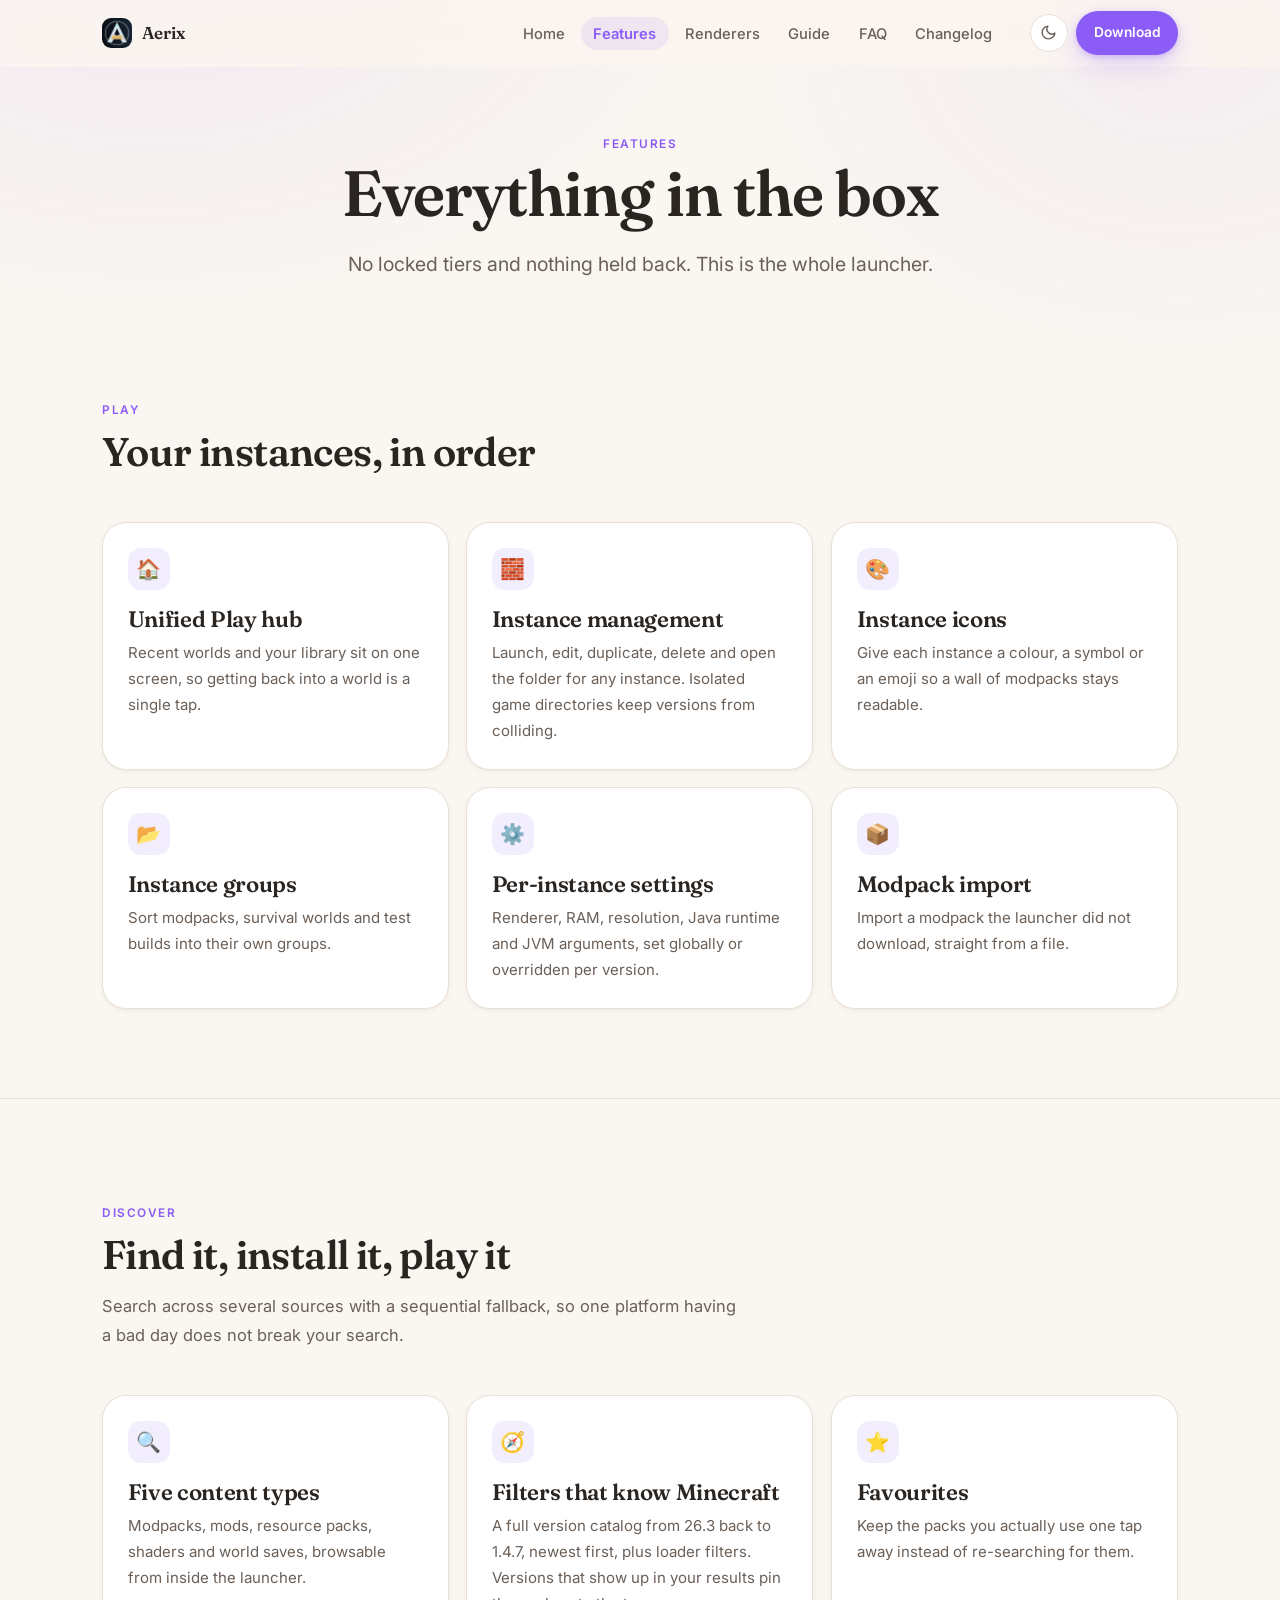
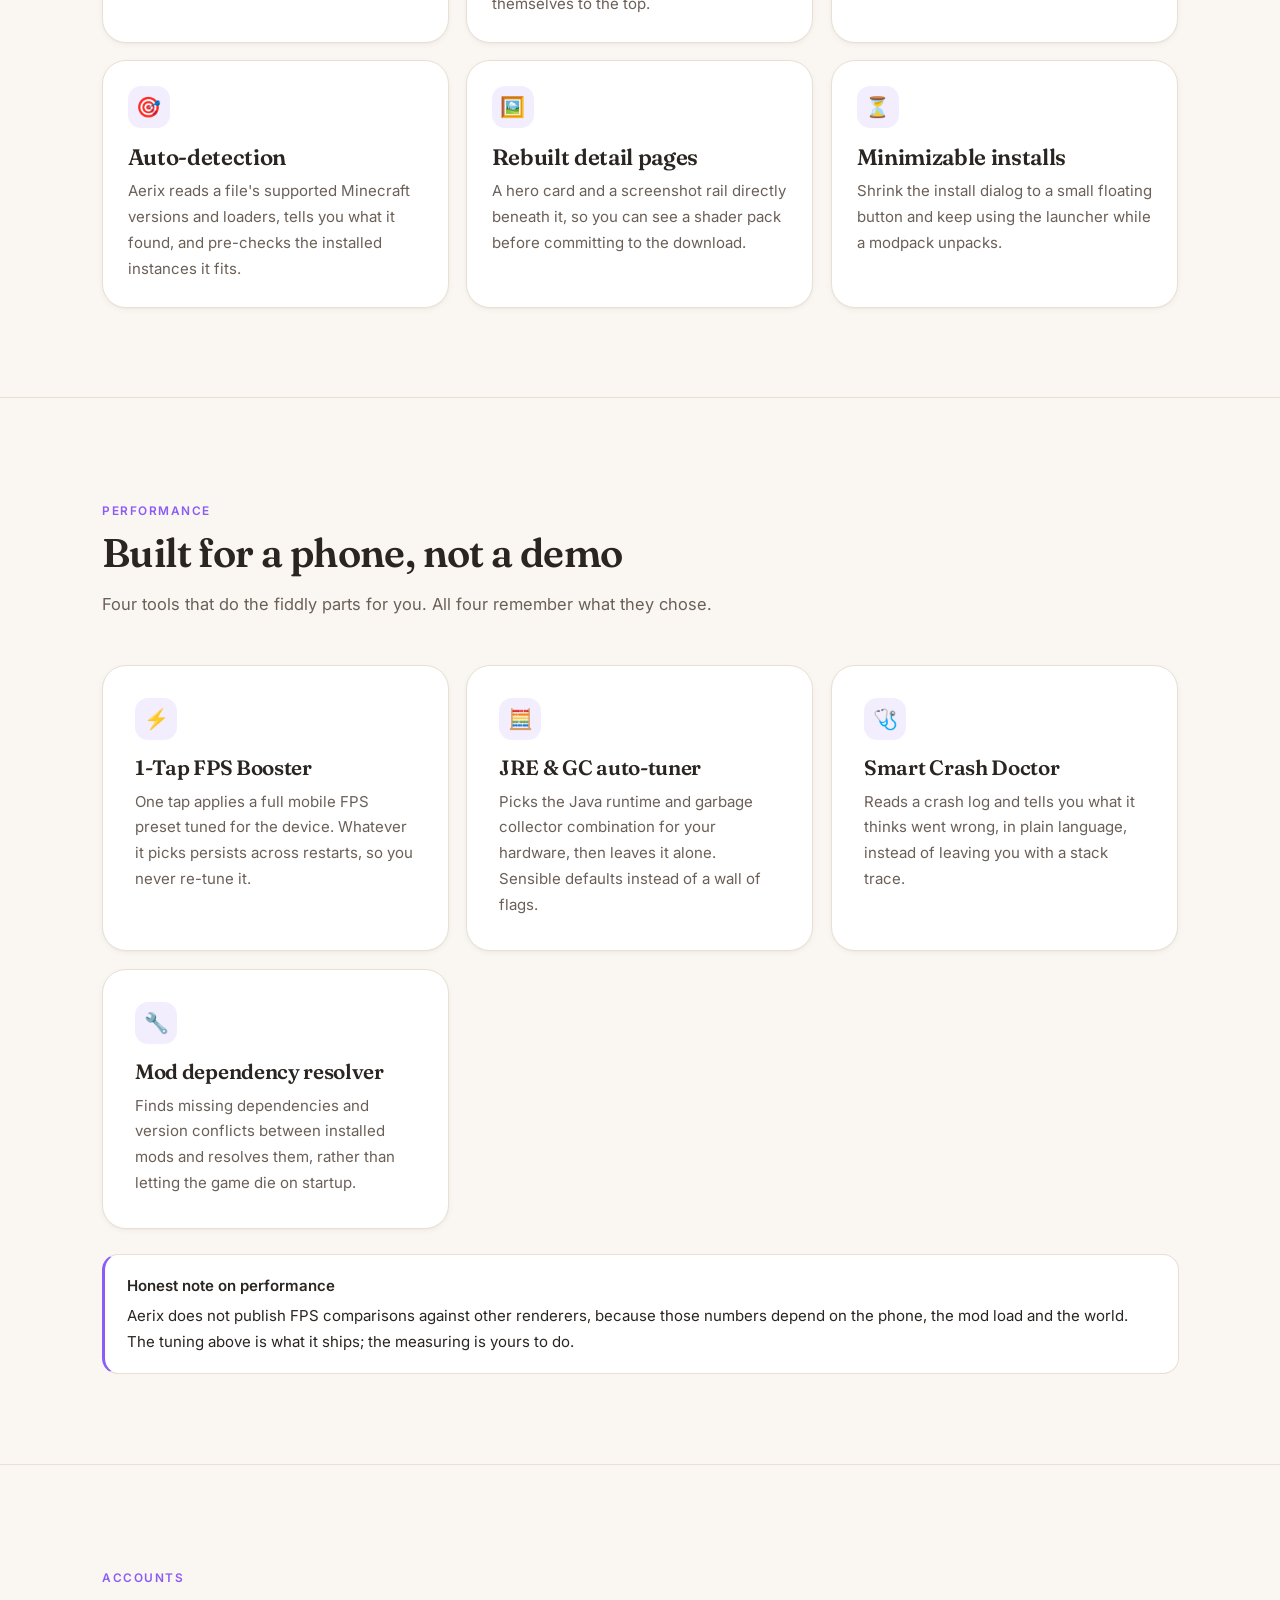
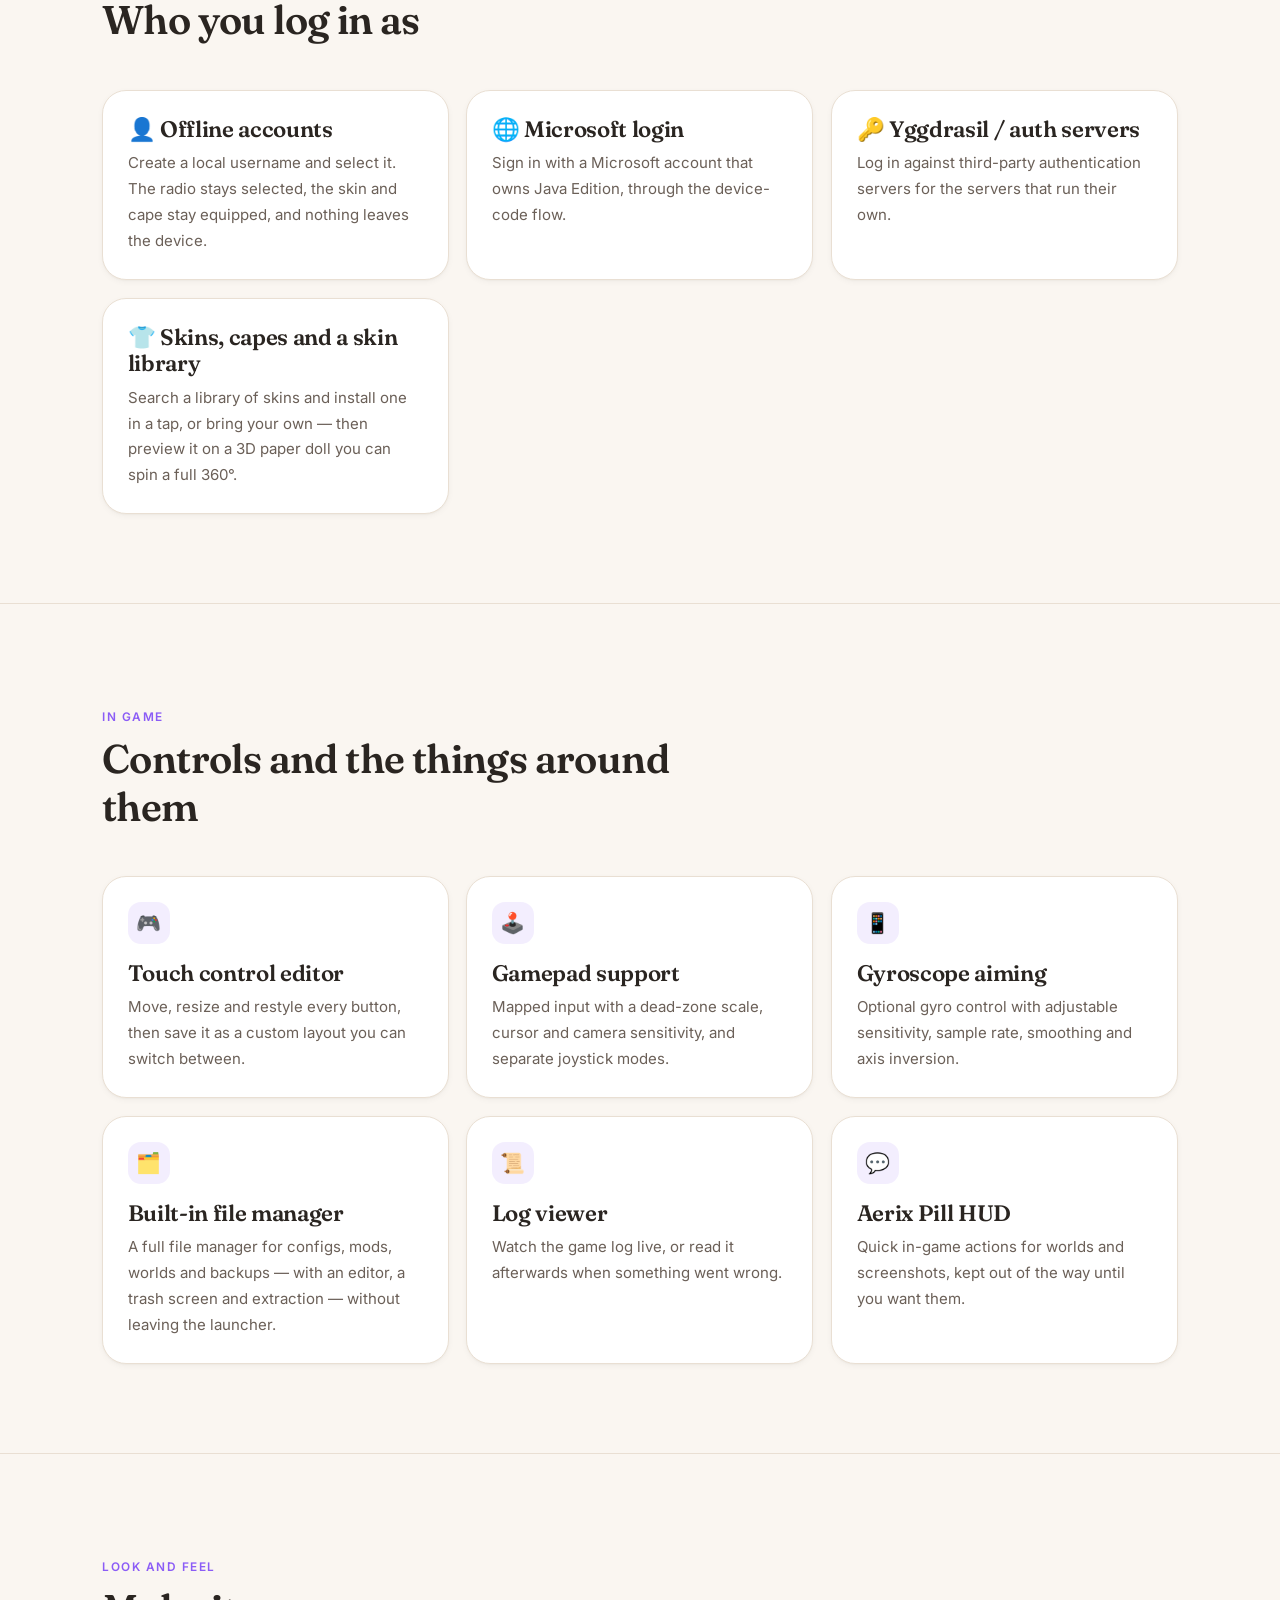
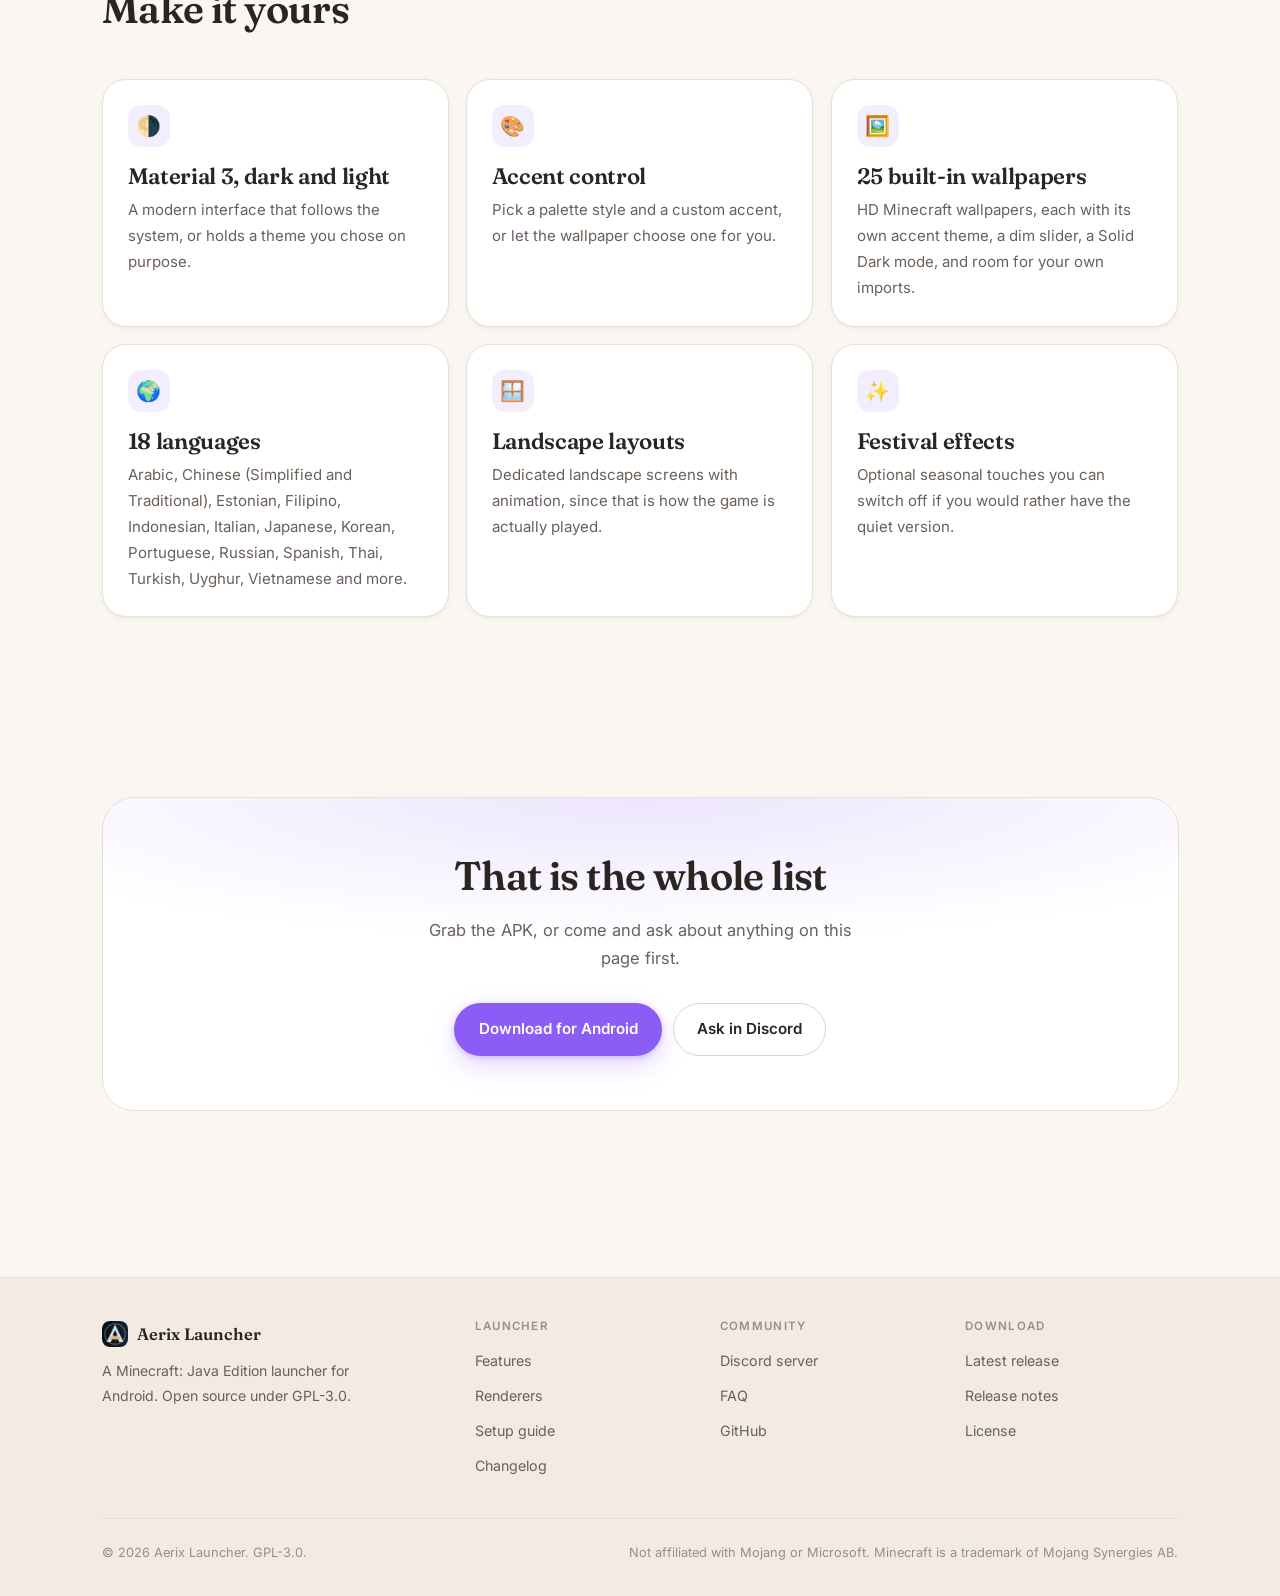
<file: website/features.html>
<!DOCTYPE html>
<html lang="en" data-theme="light" data-accent="violet">
<head>
<meta charset="utf-8">
<meta name="viewport" content="width=device-width, initial-scale=1">
<title>Features — Aerix Launcher</title>
<meta name="description" content="Everything Aerix Launcher does: instances, Discover, renderers, touch controls, accounts with skins and capes, the file manager, and the mobile performance tools.">
<meta name="theme-color" content="#FAF6F1">
<link rel="canonical" href="https://aerix-launcher.gt.tc/features.html">
<link rel="icon" href="assets/img/favicon.ico" sizes="any">
<link rel="icon" href="assets/img/favicon.png" type="image/png">
<link rel="apple-touch-icon" href="assets/img/apple-touch-icon.png">
<meta property="og:type" content="website">
<meta property="og:title" content="Features — Aerix Launcher">
<meta property="og:description" content="Everything Aerix Launcher does, in one place.">
<meta property="og:image" content="https://aerix-launcher.gt.tc/assets/img/aerix-logo.png">
<script>
(function(){try{
  var m=localStorage.getItem('mirai-theme')||'auto';
  var a=localStorage.getItem('mirai-accent')||'violet';
  var d=window.matchMedia('(prefers-color-scheme: dark)').matches?'dark':'light';
  document.documentElement.setAttribute('data-theme',m==='auto'?d:m);
  document.documentElement.setAttribute('data-mode',m);
  document.documentElement.setAttribute('data-accent',a);
}catch(e){}})();
</script>
<link rel="preconnect" href="https://fonts.googleapis.com">
<link rel="preconnect" href="https://fonts.gstatic.com" crossorigin>
<link href="https://fonts.googleapis.com/css2?family=Fraunces:ital,opsz,wght@0,9..144,400..700;1,9..144,400..700&family=Inter:wght@400;500;600;700&display=swap" rel="stylesheet">
<link rel="stylesheet" href="assets/css/style.css">
</head>
<body>
<a class="skip-link" href="#main">Skip to content</a>

<header class="site-header">
  <div class="wrap">
    <nav class="nav" aria-label="Main">
      <a class="brand" href="index.html">
        <img src="assets/img/aerix-mark.png" alt="" width="30" height="30">
        <span>Aerix</span>
      </a>
      <ul class="nav-links">
        <li><a href="index.html">Home</a></li>
        <li><a href="features.html" aria-current="page">Features</a></li>
        <li><a href="renderers.html">Renderers</a></li>
        <li><a href="guide.html">Guide</a></li>
        <li><a href="faq.html">FAQ</a></li>
        <li><a href="changelog.html">Changelog</a></li>
      </ul>
      <div class="nav-actions">
        <div class="theme-wrap">
          <button class="icon-btn" id="theme-toggle" aria-expanded="false" aria-haspopup="true" aria-label="Change theme and accent">
            <svg viewBox="0 0 24 24" fill="none" stroke="currentColor" stroke-width="2" stroke-linecap="round" stroke-linejoin="round" aria-hidden="true"><path d="M21 12.8A9 9 0 1 1 11.2 3a7 7 0 0 0 9.8 9.8z"/></svg>
          </button>
          <div class="theme-panel" id="theme-panel" role="dialog" aria-label="Theme settings">
            <h4 class="panel-title">Appearance</h4>
            <div class="mode-row">
              <button class="mode-btn" data-mode-set="light" aria-pressed="false"><svg viewBox="0 0 24 24" fill="none" stroke="currentColor" stroke-width="2" stroke-linecap="round" aria-hidden="true"><circle cx="12" cy="12" r="4"/><path d="M12 2v2M12 20v2M4.9 4.9l1.4 1.4M17.7 17.7l1.4 1.4M2 12h2M20 12h2M4.9 19.1l1.4-1.4M17.7 6.3l1.4-1.4"/></svg>Light</button>
              <button class="mode-btn" data-mode-set="dark" aria-pressed="false"><svg viewBox="0 0 24 24" fill="none" stroke="currentColor" stroke-width="2" stroke-linecap="round" stroke-linejoin="round" aria-hidden="true"><path d="M21 12.8A9 9 0 1 1 11.2 3a7 7 0 0 0 9.8 9.8z"/></svg>Dark</button>
              <button class="mode-btn" data-mode-set="auto" aria-pressed="false"><svg viewBox="0 0 24 24" aria-hidden="true"><circle cx="12" cy="12" r="9" fill="none" stroke="currentColor" stroke-width="2"/><path d="M12 3a9 9 0 0 1 0 18z" fill="currentColor"/></svg>System</button>
            </div>
            <h4 class="panel-title">Accent</h4>
            <div class="swatch-row">
              <button class="swatch" data-set="violet" aria-label="Violet accent" aria-pressed="true"></button>
              <button class="swatch" data-set="amber" aria-label="Amber accent" aria-pressed="false"></button>
              <button class="swatch" data-set="forest" aria-label="Forest accent" aria-pressed="false"></button>
              <button class="swatch" data-set="ocean" aria-label="Ocean accent" aria-pressed="false"></button>
              <button class="swatch" data-set="rose" aria-label="Rose accent" aria-pressed="false"></button>
            </div>
          </div>
        </div>
        <a class="btn btn-primary btn-sm" href="https://github.com/entitybrian69-bit/Aerix-launcher/releases/latest">Download</a>
        <button class="icon-btn menu-btn" id="menu-toggle" aria-expanded="false" aria-controls="mobile-menu" aria-label="Open menu">
          <svg viewBox="0 0 24 24" fill="none" stroke="currentColor" stroke-width="2" stroke-linecap="round" aria-hidden="true"><path d="M3 6h18M3 12h18M3 18h18"/></svg>
        </button>
      </div>
    </nav>
  </div>
  <div class="mobile-menu" id="mobile-menu">
    <ul>
      <li><a href="index.html">Home</a></li>
      <li><a href="features.html" aria-current="page">Features</a></li>
      <li><a href="renderers.html">Renderers</a></li>
      <li><a href="guide.html">Guide</a></li>
      <li><a href="faq.html">FAQ</a></li>
      <li><a href="changelog.html">Changelog</a></li>
    </ul>
  </div>
</header>

<main id="main">

  <section class="hero" style="padding-block:clamp(2.6rem,6vw,4.2rem) 1rem">
    <div class="wrap">
      <p class="eyebrow reveal">Features</p>
      <h1 class="reveal" style="max-width:20ch;margin-inline:auto">Everything in the box</h1>
      <p class="lead reveal" style="--d:80ms">No locked tiers and nothing held back. This is the whole launcher.</p>
    </div>
  </section>

  <!-- Play -->
  <section>
    <div class="wrap">
      <div class="section-head reveal">
        <p class="eyebrow">Play</p>
        <h2>Your instances, in order</h2>
      </div>
      <div class="grid grid-3">
        <article class="card reveal"><div class="card-icon">🏠</div><h3>Unified Play hub</h3><p>Recent worlds and your library sit on one screen, so getting back into a world is a single tap.</p></article>
        <article class="card reveal" style="--d:70ms"><div class="card-icon">🧱</div><h3>Instance management</h3><p>Launch, edit, duplicate, delete and open the folder for any instance. Isolated game directories keep versions from colliding.</p></article>
        <article class="card reveal" style="--d:140ms"><div class="card-icon">🎨</div><h3>Instance icons</h3><p>Give each instance a colour, a symbol or an emoji so a wall of modpacks stays readable.</p></article>
        <article class="card reveal"><div class="card-icon">📂</div><h3>Instance groups</h3><p>Sort modpacks, survival worlds and test builds into their own groups.</p></article>
        <article class="card reveal" style="--d:70ms"><div class="card-icon">⚙️</div><h3>Per-instance settings</h3><p>Renderer, RAM, resolution, Java runtime and JVM arguments, set globally or overridden per version.</p></article>
        <article class="card reveal" style="--d:140ms"><div class="card-icon">📦</div><h3>Modpack import</h3><p>Import a modpack the launcher did not download, straight from a file.</p></article>
      </div>
    </div>
  </section>

  <hr class="rule">

  <!-- Discover -->
  <section>
    <div class="wrap">
      <div class="section-head reveal">
        <p class="eyebrow">Discover</p>
        <h2>Find it, install it, play it</h2>
        <p>Search across several sources with a sequential fallback, so one platform having a bad day does not break your search.</p>
      </div>
      <div class="grid grid-3">
        <article class="card reveal"><div class="card-icon">🔍</div><h3>Five content types</h3><p>Modpacks, mods, resource packs, shaders and world saves, browsable from inside the launcher.</p></article>
        <article class="card reveal" style="--d:70ms"><div class="card-icon">🧭</div><h3>Filters that know Minecraft</h3><p>A full version catalog from 26.3 back to 1.4.7, newest first, plus loader filters. Versions that show up in your results pin themselves to the top.</p></article>
        <article class="card reveal" style="--d:140ms"><div class="card-icon">⭐</div><h3>Favourites</h3><p>Keep the packs you actually use one tap away instead of re-searching for them.</p></article>
        <article class="card reveal"><div class="card-icon">🎯</div><h3>Auto-detection</h3><p>Aerix reads a file's supported Minecraft versions and loaders, tells you what it found, and pre-checks the installed instances it fits.</p></article>
        <article class="card reveal" style="--d:70ms"><div class="card-icon">🖼️</div><h3>Rebuilt detail pages</h3><p>A hero card and a screenshot rail directly beneath it, so you can see a shader pack before committing to the download.</p></article>
        <article class="card reveal" style="--d:140ms"><div class="card-icon">⏳</div><h3>Minimizable installs</h3><p>Shrink the install dialog to a small floating button and keep using the launcher while a modpack unpacks.</p></article>
      </div>
    </div>
  </section>

  <hr class="rule">

  <!-- Performance -->
  <section>
    <div class="wrap">
      <div class="section-head reveal">
        <p class="eyebrow">Performance</p>
        <h2>Built for a phone, not a demo</h2>
        <p>Four tools that do the fiddly parts for you. All four remember what they chose.</p>
      </div>
      <div class="grid grid-2">
        <article class="card card-feature reveal">
          <div class="card-icon">⚡</div>
          <h3>1-Tap FPS Booster</h3>
          <p>One tap applies a full mobile FPS preset tuned for the device. Whatever it picks persists across restarts, so you never re-tune it.</p>
        </article>
        <article class="card card-feature reveal" style="--d:80ms">
          <div class="card-icon">🧮</div>
          <h3>JRE &amp; GC auto-tuner</h3>
          <p>Picks the Java runtime and garbage collector combination for your hardware, then leaves it alone. Sensible defaults instead of a wall of flags.</p>
        </article>
        <article class="card card-feature reveal" style="--d:160ms">
          <div class="card-icon">🩺</div>
          <h3>Smart Crash Doctor</h3>
          <p>Reads a crash log and tells you what it thinks went wrong, in plain language, instead of leaving you with a stack trace.</p>
        </article>
        <article class="card card-feature reveal" style="--d:240ms">
          <div class="card-icon">🔧</div>
          <h3>Mod dependency resolver</h3>
          <p>Finds missing dependencies and version conflicts between installed mods and resolves them, rather than letting the game die on startup.</p>
        </article>
      </div>
      <div class="callout mt-3 reveal">
        <strong>Honest note on performance</strong>
        Aerix does not publish FPS comparisons against other renderers, because those numbers depend on the phone, the mod load and the world. The tuning above is what it ships; the measuring is yours to do.
      </div>
    </div>
  </section>

  <hr class="rule">

  <!-- Accounts -->
  <section>
    <div class="wrap">
      <div class="section-head reveal">
        <p class="eyebrow">Accounts</p>
        <h2>Who you log in as</h2>
      </div>
      <div class="grid grid-2">
        <article class="card reveal"><h3>👤 Offline accounts</h3><p>Create a local username and select it. The radio stays selected, the skin and cape stay equipped, and nothing leaves the device.</p></article>
        <article class="card reveal" style="--d:60ms"><h3>🌐 Microsoft login</h3><p>Sign in with a Microsoft account that owns Java Edition, through the device-code flow.</p></article>
        <article class="card reveal" style="--d:120ms"><h3>🔑 Yggdrasil / auth servers</h3><p>Log in against third-party authentication servers for the servers that run their own.</p></article>
        <article class="card reveal" style="--d:180ms"><h3>👕 Skins, capes and a skin library</h3><p>Search a library of skins and install one in a tap, or bring your own — then preview it on a 3D paper doll you can spin a full 360°.</p></article>
      </div>
    </div>
  </section>

  <hr class="rule">

  <!-- In game -->
  <section>
    <div class="wrap">
      <div class="section-head reveal">
        <p class="eyebrow">In game</p>
        <h2>Controls and the things around them</h2>
      </div>
      <div class="grid grid-3">
        <article class="card reveal"><div class="card-icon">🎮</div><h3>Touch control editor</h3><p>Move, resize and restyle every button, then save it as a custom layout you can switch between.</p></article>
        <article class="card reveal" style="--d:70ms"><div class="card-icon">🕹️</div><h3>Gamepad support</h3><p>Mapped input with a dead-zone scale, cursor and camera sensitivity, and separate joystick modes.</p></article>
        <article class="card reveal" style="--d:140ms"><div class="card-icon">📱</div><h3>Gyroscope aiming</h3><p>Optional gyro control with adjustable sensitivity, sample rate, smoothing and axis inversion.</p></article>
        <article class="card reveal"><div class="card-icon">🗂️</div><h3>Built-in file manager</h3><p>A full file manager for configs, mods, worlds and backups — with an editor, a trash screen and extraction — without leaving the launcher.</p></article>
        <article class="card reveal" style="--d:70ms"><div class="card-icon">📜</div><h3>Log viewer</h3><p>Watch the game log live, or read it afterwards when something went wrong.</p></article>
        <article class="card reveal" style="--d:140ms"><div class="card-icon">💬</div><h3>Aerix Pill HUD</h3><p>Quick in-game actions for worlds and screenshots, kept out of the way until you want them.</p></article>
      </div>
    </div>
  </section>

  <hr class="rule">

  <!-- Look -->
  <section>
    <div class="wrap">
      <div class="section-head reveal">
        <p class="eyebrow">Look and feel</p>
        <h2>Make it yours</h2>
      </div>
      <div class="grid grid-3">
        <article class="card reveal"><div class="card-icon">🌗</div><h3>Material 3, dark and light</h3><p>A modern interface that follows the system, or holds a theme you chose on purpose.</p></article>
        <article class="card reveal" style="--d:70ms"><div class="card-icon">🎨</div><h3>Accent control</h3><p>Pick a palette style and a custom accent, or let the wallpaper choose one for you.</p></article>
        <article class="card reveal" style="--d:140ms"><div class="card-icon">🖼️</div><h3>25 built-in wallpapers</h3><p>HD Minecraft wallpapers, each with its own accent theme, a dim slider, a Solid Dark mode, and room for your own imports.</p></article>
        <article class="card reveal"><div class="card-icon">🌍</div><h3>18 languages</h3><p>Arabic, Chinese (Simplified and Traditional), Estonian, Filipino, Indonesian, Italian, Japanese, Korean, Portuguese, Russian, Spanish, Thai, Turkish, Uyghur, Vietnamese and more.</p></article>
        <article class="card reveal" style="--d:70ms"><div class="card-icon">🪟</div><h3>Landscape layouts</h3><p>Dedicated landscape screens with animation, since that is how the game is actually played.</p></article>
        <article class="card reveal" style="--d:140ms"><div class="card-icon">✨</div><h3>Festival effects</h3><p>Optional seasonal touches you can switch off if you would rather have the quiet version.</p></article>
      </div>
    </div>
  </section>

  <section>
    <div class="wrap">
      <div class="cta-band reveal">
        <h2>That is the whole list</h2>
        <p>Grab the APK, or come and ask about anything on this page first.</p>
        <div class="btn-row">
          <a class="btn btn-primary" href="https://github.com/entitybrian69-bit/Aerix-launcher/releases/latest">Download for Android</a>
          <a class="btn btn-ghost" href="https://discord.gg/RS7q9KaCm6">Ask in Discord</a>
        </div>
      </div>
    </div>
  </section>

</main>

<footer class="site-footer">
  <div class="wrap">
    <div class="footer-grid">
      <div>
        <div class="footer-brand"><img src="assets/img/aerix-mark.png" alt="" width="26" height="26"><span>Aerix Launcher</span></div>
        <p>A Minecraft: Java Edition launcher for Android. Open source under GPL-3.0.</p>
      </div>
      <div class="footer-col">
        <h4>Launcher</h4>
        <ul>
          <li><a href="features.html">Features</a></li>
          <li><a href="renderers.html">Renderers</a></li>
          <li><a href="guide.html">Setup guide</a></li>
          <li><a href="changelog.html">Changelog</a></li>
        </ul>
      </div>
      <div class="footer-col">
        <h4>Community</h4>
        <ul>
          <li><a href="https://discord.gg/RS7q9KaCm6">Discord server</a></li>
          <li><a href="faq.html">FAQ</a></li>
          <li><a href="https://github.com/entitybrian69-bit/Aerix-launcher">GitHub</a></li>
        </ul>
      </div>
      <div class="footer-col">
        <h4>Download</h4>
        <ul>
          <li><a href="https://github.com/entitybrian69-bit/Aerix-launcher/releases/latest">Latest release</a></li>
          <li><a href="https://github.com/entitybrian69-bit/Aerix-launcher/blob/Aerix-launcher/CHANGELOG.md">Release notes</a></li>
          <li><a href="https://github.com/entitybrian69-bit/Aerix-launcher/blob/Aerix-launcher/LICENSE">License</a></li>
        </ul>
      </div>
    </div>
    <div class="footer-bottom">
      <span>© 2026 Aerix Launcher. GPL-3.0.</span>
      <span>Not affiliated with Mojang or Microsoft. Minecraft is a trademark of Mojang Synergies AB.</span>
    </div>
  </div>
</footer>

<script src="assets/js/site.js"></script>
</body>
</html>
</file>
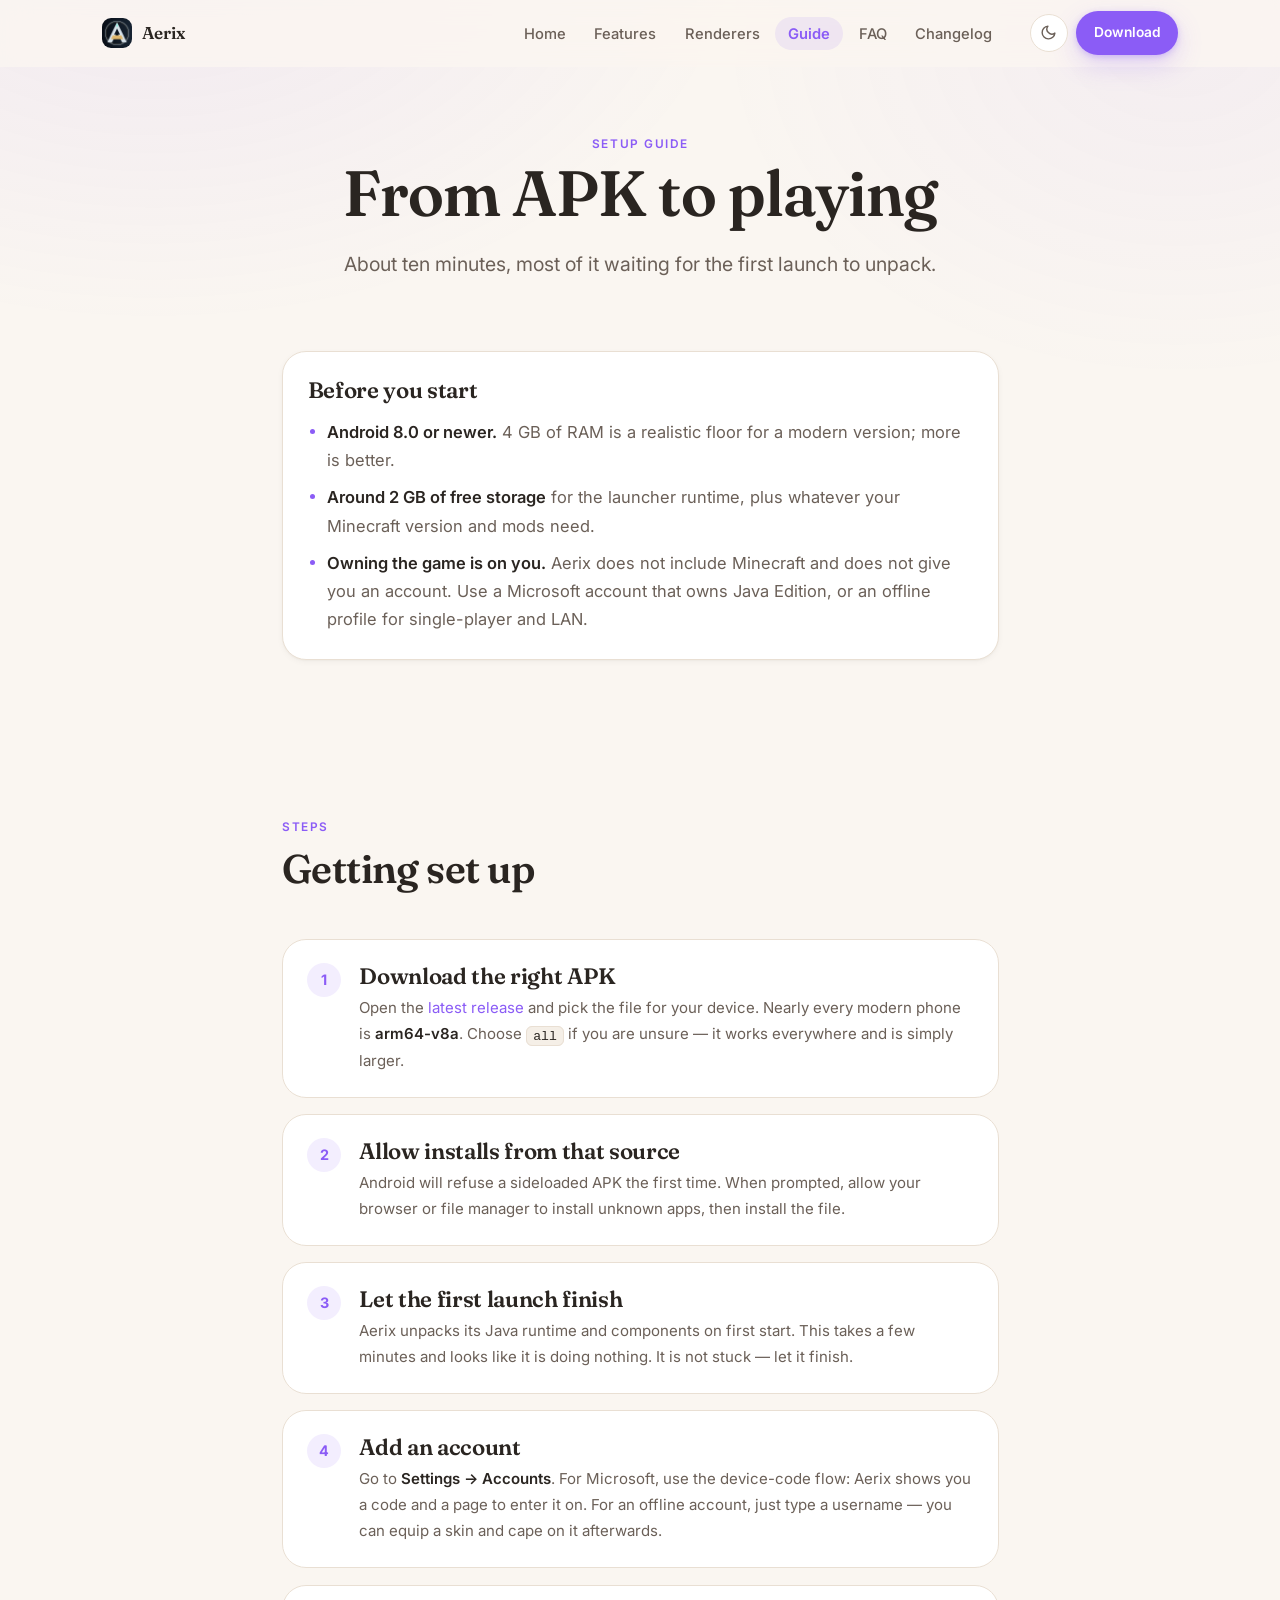
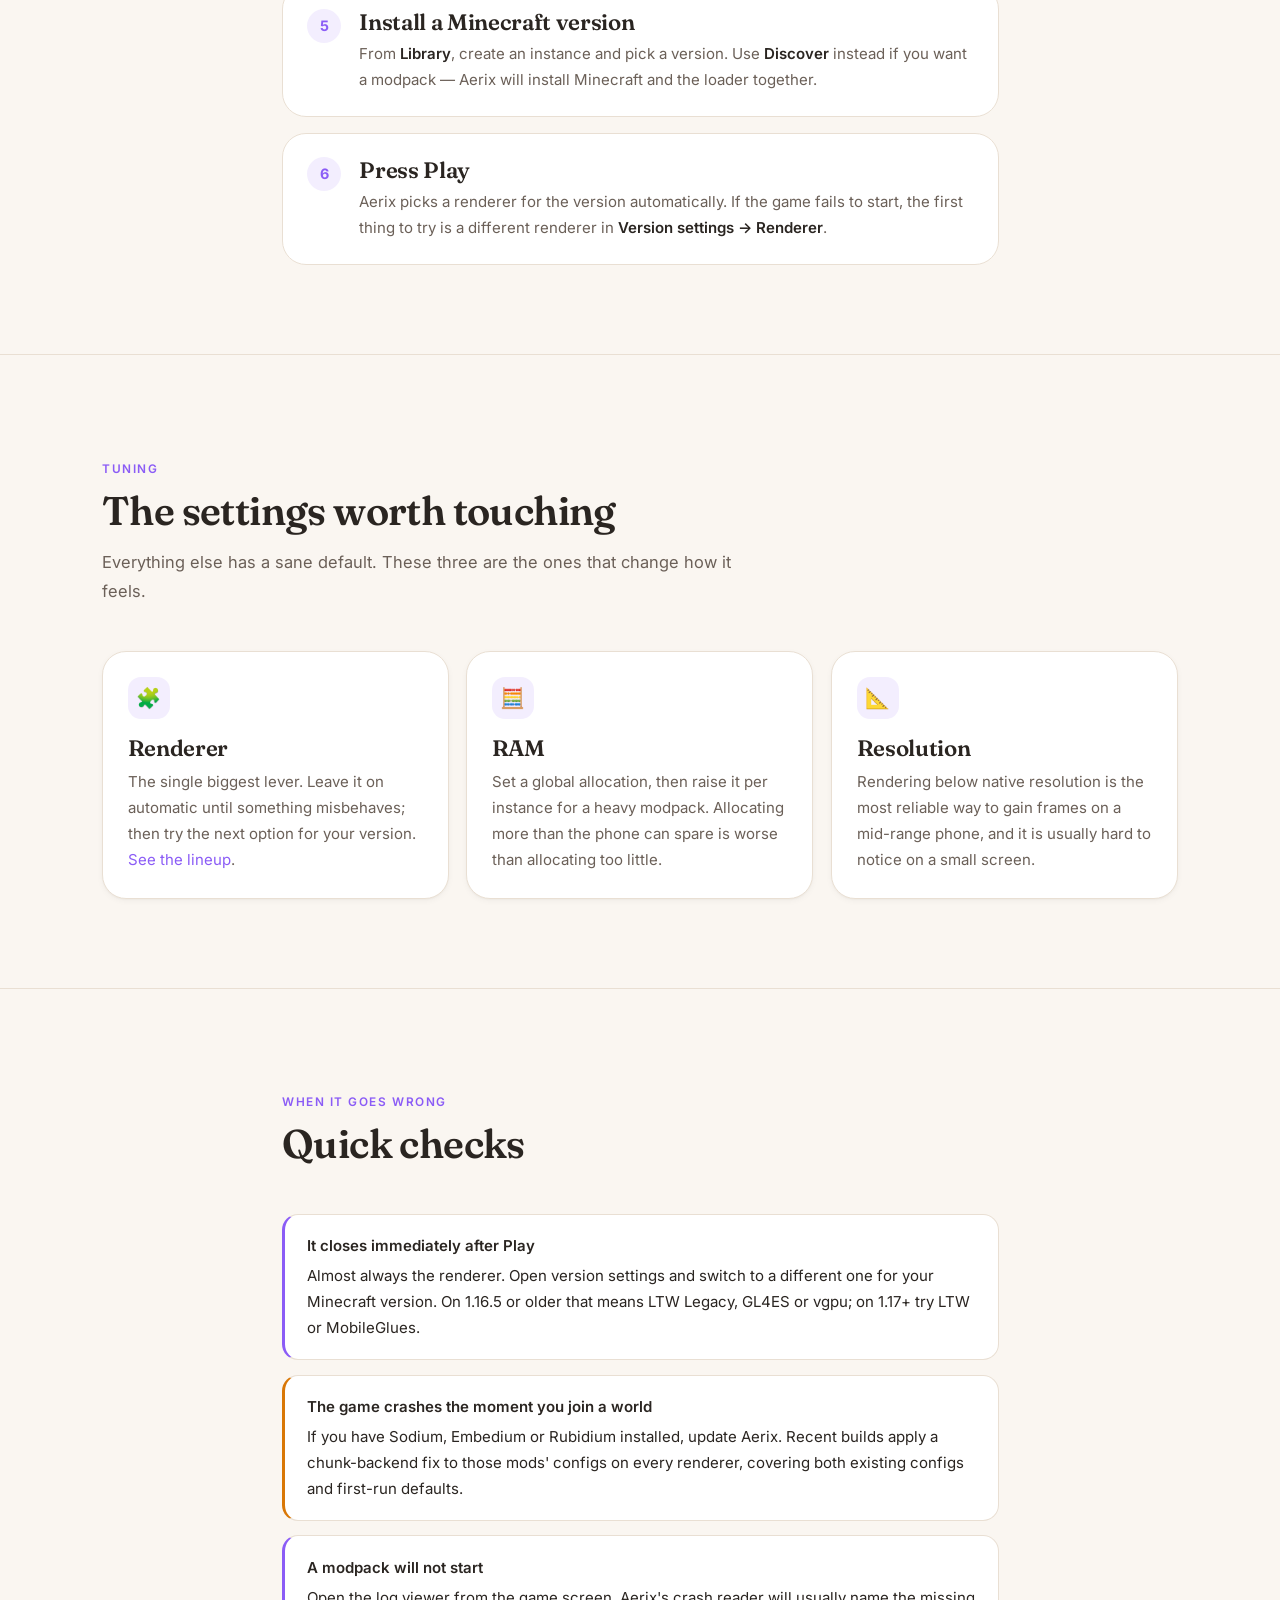
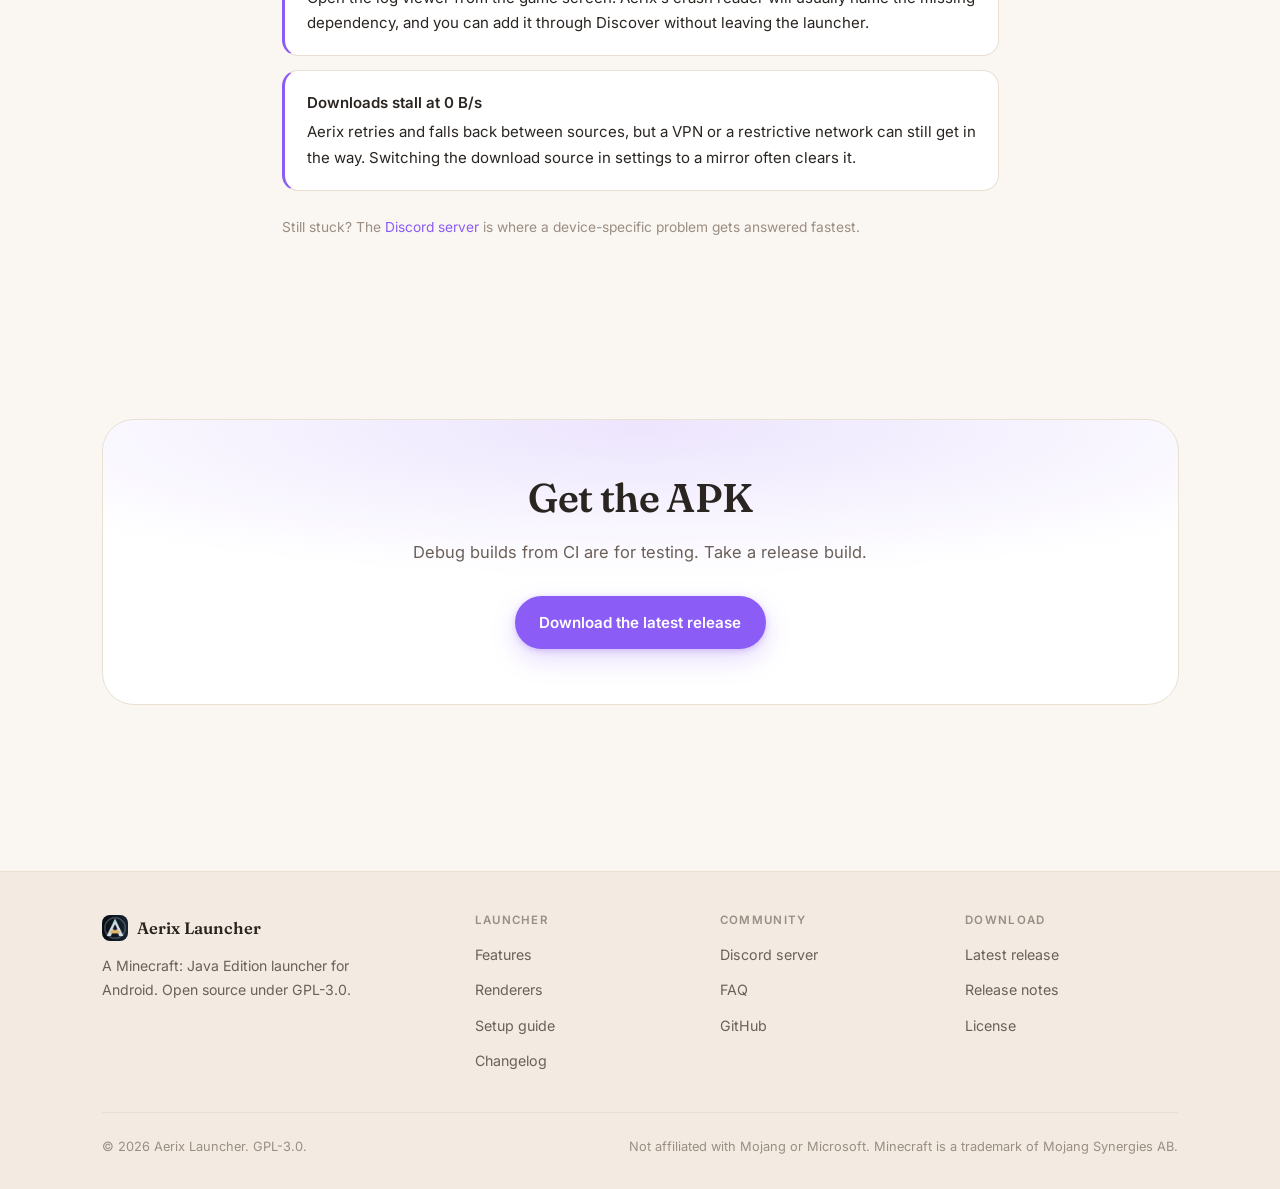
<file: website/guide.html>
<!DOCTYPE html>
<html lang="en" data-theme="light" data-accent="violet">
<head>
<meta charset="utf-8">
<meta name="viewport" content="width=device-width, initial-scale=1">
<title>Setup guide — Aerix Launcher</title>
<meta name="description" content="Install Aerix Launcher, create an instance, add an account, and get the right renderer for your Minecraft version.">
<meta name="theme-color" content="#FAF6F1">
<link rel="canonical" href="https://aerix-launcher.gt.tc/guide.html">
<link rel="icon" href="assets/img/favicon.ico" sizes="any">
<link rel="icon" href="assets/img/favicon.png" type="image/png">
<link rel="apple-touch-icon" href="assets/img/apple-touch-icon.png">
<meta property="og:type" content="website">
<meta property="og:title" content="Setup guide — Aerix Launcher">
<meta property="og:description" content="Install Aerix Launcher and get playing.">
<meta property="og:image" content="https://aerix-launcher.gt.tc/assets/img/aerix-logo.png">
<script>
(function(){try{
  var m=localStorage.getItem('mirai-theme')||'auto';
  var a=localStorage.getItem('mirai-accent')||'violet';
  var d=window.matchMedia('(prefers-color-scheme: dark)').matches?'dark':'light';
  document.documentElement.setAttribute('data-theme',m==='auto'?d:m);
  document.documentElement.setAttribute('data-mode',m);
  document.documentElement.setAttribute('data-accent',a);
}catch(e){}})();
</script>
<link rel="preconnect" href="https://fonts.googleapis.com">
<link rel="preconnect" href="https://fonts.gstatic.com" crossorigin>
<link href="https://fonts.googleapis.com/css2?family=Fraunces:ital,opsz,wght@0,9..144,400..700;1,9..144,400..700&family=Inter:wght@400;500;600;700&display=swap" rel="stylesheet">
<link rel="stylesheet" href="assets/css/style.css">
</head>
<body>
<a class="skip-link" href="#main">Skip to content</a>

<header class="site-header">
  <div class="wrap">
    <nav class="nav" aria-label="Main">
      <a class="brand" href="index.html">
        <img src="assets/img/aerix-mark.png" alt="" width="30" height="30">
        <span>Aerix</span>
      </a>
      <ul class="nav-links">
        <li><a href="index.html">Home</a></li>
        <li><a href="features.html">Features</a></li>
        <li><a href="renderers.html">Renderers</a></li>
        <li><a href="guide.html" aria-current="page">Guide</a></li>
        <li><a href="faq.html">FAQ</a></li>
        <li><a href="changelog.html">Changelog</a></li>
      </ul>
      <div class="nav-actions">
        <div class="theme-wrap">
          <button class="icon-btn" id="theme-toggle" aria-expanded="false" aria-haspopup="true" aria-label="Change theme and accent">
            <svg viewBox="0 0 24 24" fill="none" stroke="currentColor" stroke-width="2" stroke-linecap="round" stroke-linejoin="round" aria-hidden="true"><path d="M21 12.8A9 9 0 1 1 11.2 3a7 7 0 0 0 9.8 9.8z"/></svg>
          </button>
          <div class="theme-panel" id="theme-panel" role="dialog" aria-label="Theme settings">
            <h4 class="panel-title">Appearance</h4>
            <div class="mode-row">
              <button class="mode-btn" data-mode-set="light" aria-pressed="false"><svg viewBox="0 0 24 24" fill="none" stroke="currentColor" stroke-width="2" stroke-linecap="round" aria-hidden="true"><circle cx="12" cy="12" r="4"/><path d="M12 2v2M12 20v2M4.9 4.9l1.4 1.4M17.7 17.7l1.4 1.4M2 12h2M20 12h2M4.9 19.1l1.4-1.4M17.7 6.3l1.4-1.4"/></svg>Light</button>
              <button class="mode-btn" data-mode-set="dark" aria-pressed="false"><svg viewBox="0 0 24 24" fill="none" stroke="currentColor" stroke-width="2" stroke-linecap="round" stroke-linejoin="round" aria-hidden="true"><path d="M21 12.8A9 9 0 1 1 11.2 3a7 7 0 0 0 9.8 9.8z"/></svg>Dark</button>
              <button class="mode-btn" data-mode-set="auto" aria-pressed="false"><svg viewBox="0 0 24 24" aria-hidden="true"><circle cx="12" cy="12" r="9" fill="none" stroke="currentColor" stroke-width="2"/><path d="M12 3a9 9 0 0 1 0 18z" fill="currentColor"/></svg>System</button>
            </div>
            <h4 class="panel-title">Accent</h4>
            <div class="swatch-row">
              <button class="swatch" data-set="violet" aria-label="Violet accent" aria-pressed="true"></button>
              <button class="swatch" data-set="amber" aria-label="Amber accent" aria-pressed="false"></button>
              <button class="swatch" data-set="forest" aria-label="Forest accent" aria-pressed="false"></button>
              <button class="swatch" data-set="ocean" aria-label="Ocean accent" aria-pressed="false"></button>
              <button class="swatch" data-set="rose" aria-label="Rose accent" aria-pressed="false"></button>
            </div>
          </div>
        </div>
        <a class="btn btn-primary btn-sm" href="https://github.com/entitybrian69-bit/Aerix-launcher/releases/latest">Download</a>
        <button class="icon-btn menu-btn" id="menu-toggle" aria-expanded="false" aria-controls="mobile-menu" aria-label="Open menu">
          <svg viewBox="0 0 24 24" fill="none" stroke="currentColor" stroke-width="2" stroke-linecap="round" aria-hidden="true"><path d="M3 6h18M3 12h18M3 18h18"/></svg>
        </button>
      </div>
    </nav>
  </div>
  <div class="mobile-menu" id="mobile-menu">
    <ul>
      <li><a href="index.html">Home</a></li>
      <li><a href="features.html">Features</a></li>
      <li><a href="renderers.html">Renderers</a></li>
      <li><a href="guide.html" aria-current="page">Guide</a></li>
      <li><a href="faq.html">FAQ</a></li>
      <li><a href="changelog.html">Changelog</a></li>
    </ul>
  </div>
</header>

<main id="main">

  <section class="hero" style="padding-block:clamp(2.6rem,6vw,4.2rem) 1rem">
    <div class="wrap">
      <p class="eyebrow reveal">Setup guide</p>
      <h1 class="reveal" style="max-width:18ch;margin-inline:auto">From APK to playing</h1>
      <p class="lead reveal" style="--d:80ms">About ten minutes, most of it waiting for the first launch to unpack.</p>
    </div>
  </section>

  <section class="section-tight">
    <div class="wrap wrap-narrow">
      <div class="card reveal">
        <h3 style="margin-bottom:.9rem">Before you start</h3>
        <ul style="display:grid;gap:.55rem">
          <li style="padding-left:1.2rem;position:relative;color:var(--text-2)">
            <span style="position:absolute;left:.15rem;top:.68em;width:5px;height:5px;border-radius:50%;background:var(--accent)"></span>
            <strong>Android 8.0 or newer.</strong> 4&nbsp;GB of RAM is a realistic floor for a modern version; more is better.
          </li>
          <li style="padding-left:1.2rem;position:relative;color:var(--text-2)">
            <span style="position:absolute;left:.15rem;top:.68em;width:5px;height:5px;border-radius:50%;background:var(--accent)"></span>
            <strong>Around 2&nbsp;GB of free storage</strong> for the launcher runtime, plus whatever your Minecraft version and mods need.
          </li>
          <li style="padding-left:1.2rem;position:relative;color:var(--text-2)">
            <span style="position:absolute;left:.15rem;top:.68em;width:5px;height:5px;border-radius:50%;background:var(--accent)"></span>
            <strong>Owning the game is on you.</strong> Aerix does not include Minecraft and does not give you an account. Use a Microsoft account that owns Java Edition, or an offline profile for single-player and LAN.
          </li>
        </ul>
      </div>
    </div>
  </section>

  <section>
    <div class="wrap wrap-narrow">
      <div class="section-head reveal">
        <p class="eyebrow">Steps</p>
        <h2>Getting set up</h2>
      </div>
      <div class="steps">
        <div class="step reveal">
          <span class="step-num" aria-hidden="true"></span>
          <div>
            <h3>Download the right APK</h3>
            <p>Open the <a href="https://github.com/entitybrian69-bit/Aerix-launcher/releases/latest" style="color:var(--accent)">latest release</a> and pick the file for your device. Nearly every modern phone is <strong>arm64-v8a</strong>. Choose <code>all</code> if you are unsure — it works everywhere and is simply larger.</p>
          </div>
        </div>
        <div class="step reveal" style="--d:70ms">
          <span class="step-num" aria-hidden="true"></span>
          <div>
            <h3>Allow installs from that source</h3>
            <p>Android will refuse a sideloaded APK the first time. When prompted, allow your browser or file manager to install unknown apps, then install the file.</p>
          </div>
        </div>
        <div class="step reveal" style="--d:140ms">
          <span class="step-num" aria-hidden="true"></span>
          <div>
            <h3>Let the first launch finish</h3>
            <p>Aerix unpacks its Java runtime and components on first start. This takes a few minutes and looks like it is doing nothing. It is not stuck — let it finish.</p>
          </div>
        </div>
        <div class="step reveal" style="--d:210ms">
          <span class="step-num" aria-hidden="true"></span>
          <div>
            <h3>Add an account</h3>
            <p>Go to <strong>Settings → Accounts</strong>. For Microsoft, use the device-code flow: Aerix shows you a code and a page to enter it on. For an offline account, just type a username — you can equip a skin and cape on it afterwards.</p>
          </div>
        </div>
        <div class="step reveal" style="--d:280ms">
          <span class="step-num" aria-hidden="true"></span>
          <div>
            <h3>Install a Minecraft version</h3>
            <p>From <strong>Library</strong>, create an instance and pick a version. Use <strong>Discover</strong> instead if you want a modpack — Aerix will install Minecraft and the loader together.</p>
          </div>
        </div>
        <div class="step reveal" style="--d:350ms">
          <span class="step-num" aria-hidden="true"></span>
          <div>
            <h3>Press Play</h3>
            <p>Aerix picks a renderer for the version automatically. If the game fails to start, the first thing to try is a different renderer in <strong>Version settings → Renderer</strong>.</p>
          </div>
        </div>
      </div>
    </div>
  </section>

  <hr class="rule">

  <!-- Tuning -->
  <section>
    <div class="wrap">
      <div class="section-head reveal">
        <p class="eyebrow">Tuning</p>
        <h2>The settings worth touching</h2>
        <p>Everything else has a sane default. These three are the ones that change how it feels.</p>
      </div>
      <div class="grid grid-3">
        <article class="card reveal">
          <div class="card-icon">🧩</div>
          <h3>Renderer</h3>
          <p>The single biggest lever. Leave it on automatic until something misbehaves; then try the next option for your version. <a href="renderers.html" style="color:var(--accent)">See the lineup</a>.</p>
        </article>
        <article class="card reveal" style="--d:80ms">
          <div class="card-icon">🧮</div>
          <h3>RAM</h3>
          <p>Set a global allocation, then raise it per instance for a heavy modpack. Allocating more than the phone can spare is worse than allocating too little.</p>
        </article>
        <article class="card reveal" style="--d:160ms">
          <div class="card-icon">📐</div>
          <h3>Resolution</h3>
          <p>Rendering below native resolution is the most reliable way to gain frames on a mid-range phone, and it is usually hard to notice on a small screen.</p>
        </article>
      </div>
    </div>
  </section>

  <hr class="rule">

  <!-- Troubleshooting -->
  <section>
    <div class="wrap wrap-narrow">
      <div class="section-head reveal">
        <p class="eyebrow">When it goes wrong</p>
        <h2>Quick checks</h2>
      </div>
      <div class="grid reveal" style="gap:.9rem">
        <div class="callout">
          <strong>It closes immediately after Play</strong>
          Almost always the renderer. Open version settings and switch to a different one for your Minecraft version. On 1.16.5 or older that means LTW Legacy, GL4ES or vgpu; on 1.17+ try LTW or MobileGlues.
        </div>
        <div class="callout warn">
          <strong>The game crashes the moment you join a world</strong>
          If you have Sodium, Embedium or Rubidium installed, update Aerix. Recent builds apply a chunk-backend fix to those mods' configs on every renderer, covering both existing configs and first-run defaults.
        </div>
        <div class="callout">
          <strong>A modpack will not start</strong>
          Open the log viewer from the game screen. Aerix's crash reader will usually name the missing dependency, and you can add it through Discover without leaving the launcher.
        </div>
        <div class="callout">
          <strong>Downloads stall at 0 B/s</strong>
          Aerix retries and falls back between sources, but a VPN or a restrictive network can still get in the way. Switching the download source in settings to a mirror often clears it.
        </div>
      </div>
      <p class="small muted mt-3 reveal">Still stuck? The <a href="https://discord.gg/RS7q9KaCm6" style="color:var(--accent)">Discord server</a> is where a device-specific problem gets answered fastest.</p>
    </div>
  </section>

  <section>
    <div class="wrap">
      <div class="cta-band reveal">
        <h2>Get the APK</h2>
        <p>Debug builds from CI are for testing. Take a release build.</p>
        <div class="btn-row">
          <a class="btn btn-primary" href="https://github.com/entitybrian69-bit/Aerix-launcher/releases/latest">Download the latest release</a>
        </div>
      </div>
    </div>
  </section>

</main>

<footer class="site-footer">
  <div class="wrap">
    <div class="footer-grid">
      <div>
        <div class="footer-brand"><img src="assets/img/aerix-mark.png" alt="" width="26" height="26"><span>Aerix Launcher</span></div>
        <p>A Minecraft: Java Edition launcher for Android. Open source under GPL-3.0.</p>
      </div>
      <div class="footer-col">
        <h4>Launcher</h4>
        <ul>
          <li><a href="features.html">Features</a></li>
          <li><a href="renderers.html">Renderers</a></li>
          <li><a href="guide.html">Setup guide</a></li>
          <li><a href="changelog.html">Changelog</a></li>
        </ul>
      </div>
      <div class="footer-col">
        <h4>Community</h4>
        <ul>
          <li><a href="https://discord.gg/RS7q9KaCm6">Discord server</a></li>
          <li><a href="faq.html">FAQ</a></li>
          <li><a href="https://github.com/entitybrian69-bit/Aerix-launcher">GitHub</a></li>
        </ul>
      </div>
      <div class="footer-col">
        <h4>Download</h4>
        <ul>
          <li><a href="https://github.com/entitybrian69-bit/Aerix-launcher/releases/latest">Latest release</a></li>
          <li><a href="https://github.com/entitybrian69-bit/Aerix-launcher/blob/Aerix-launcher/CHANGELOG.md">Release notes</a></li>
          <li><a href="https://github.com/entitybrian69-bit/Aerix-launcher/blob/Aerix-launcher/LICENSE">License</a></li>
        </ul>
      </div>
    </div>
    <div class="footer-bottom">
      <span>© 2026 Aerix Launcher. GPL-3.0.</span>
      <span>Not affiliated with Mojang or Microsoft. Minecraft is a trademark of Mojang Synergies AB.</span>
    </div>
  </div>
</footer>

<script src="assets/js/site.js"></script>
</body>
</html>
</file>
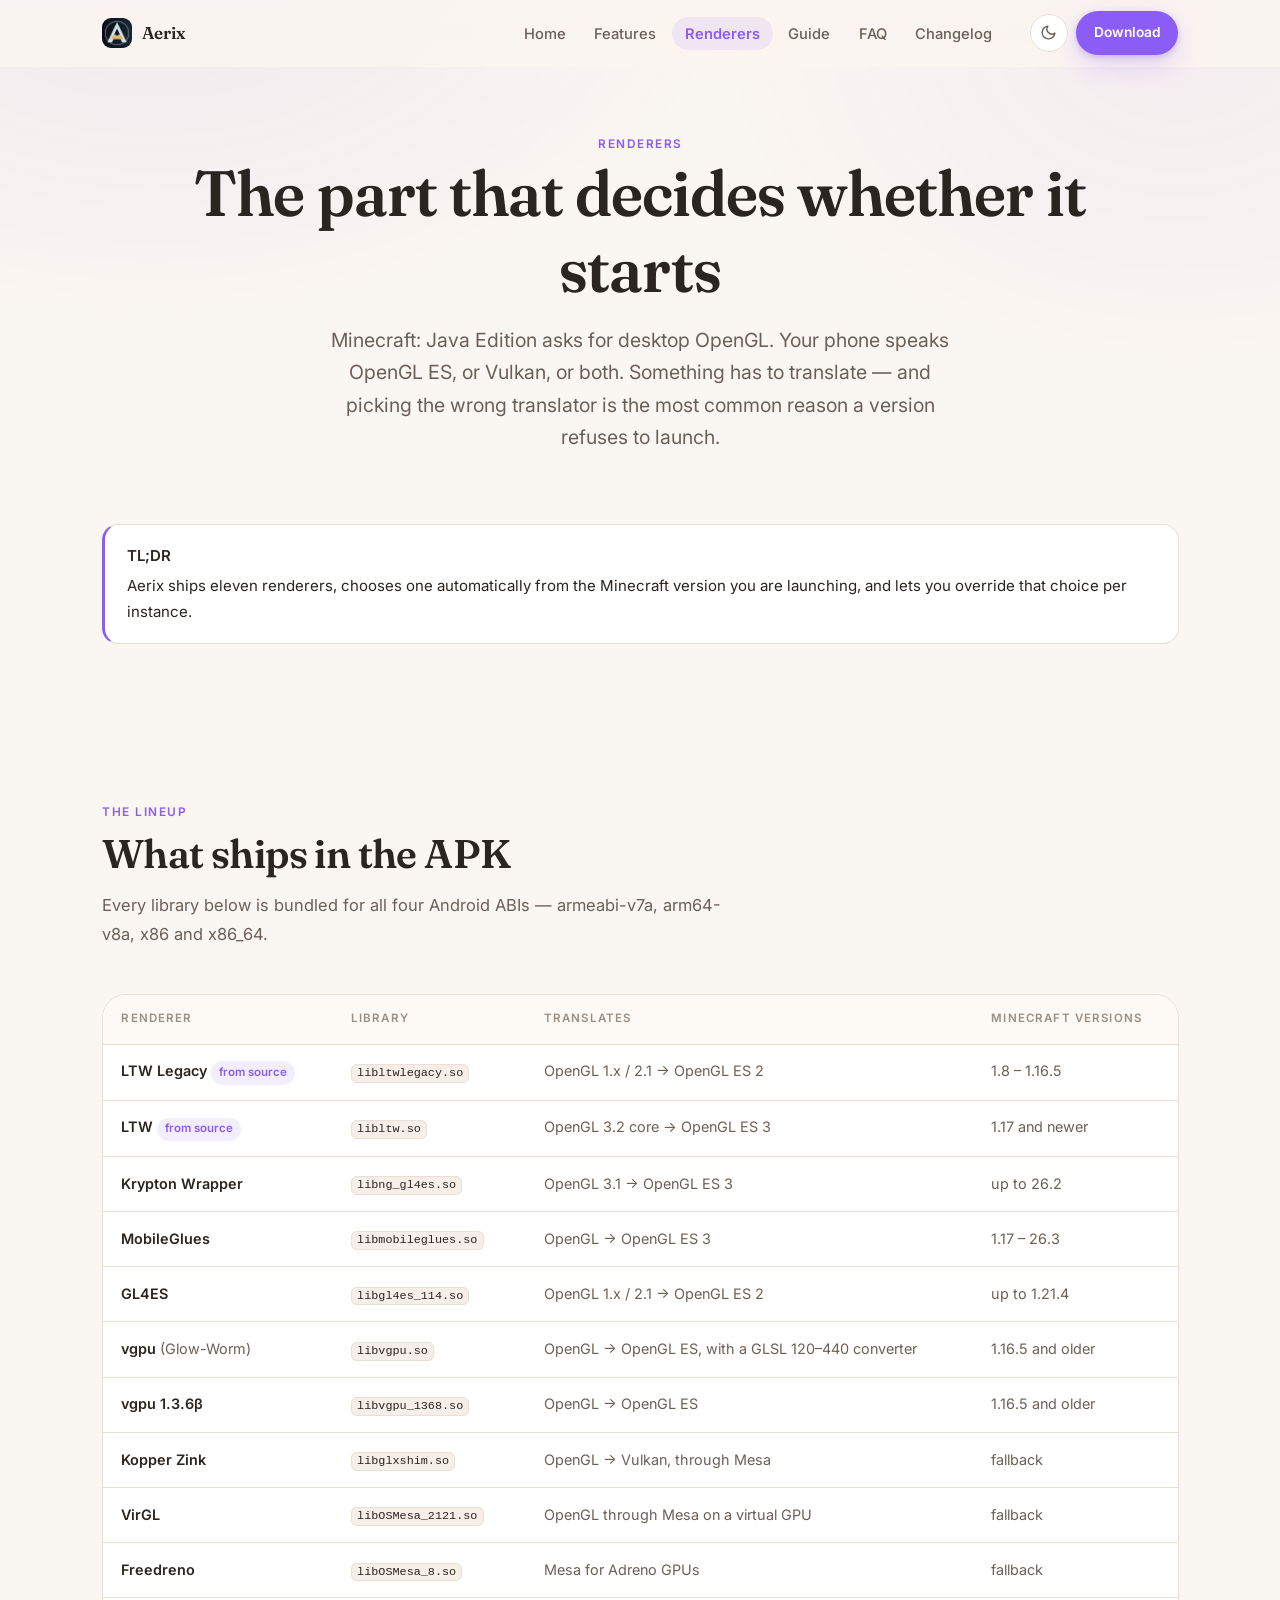
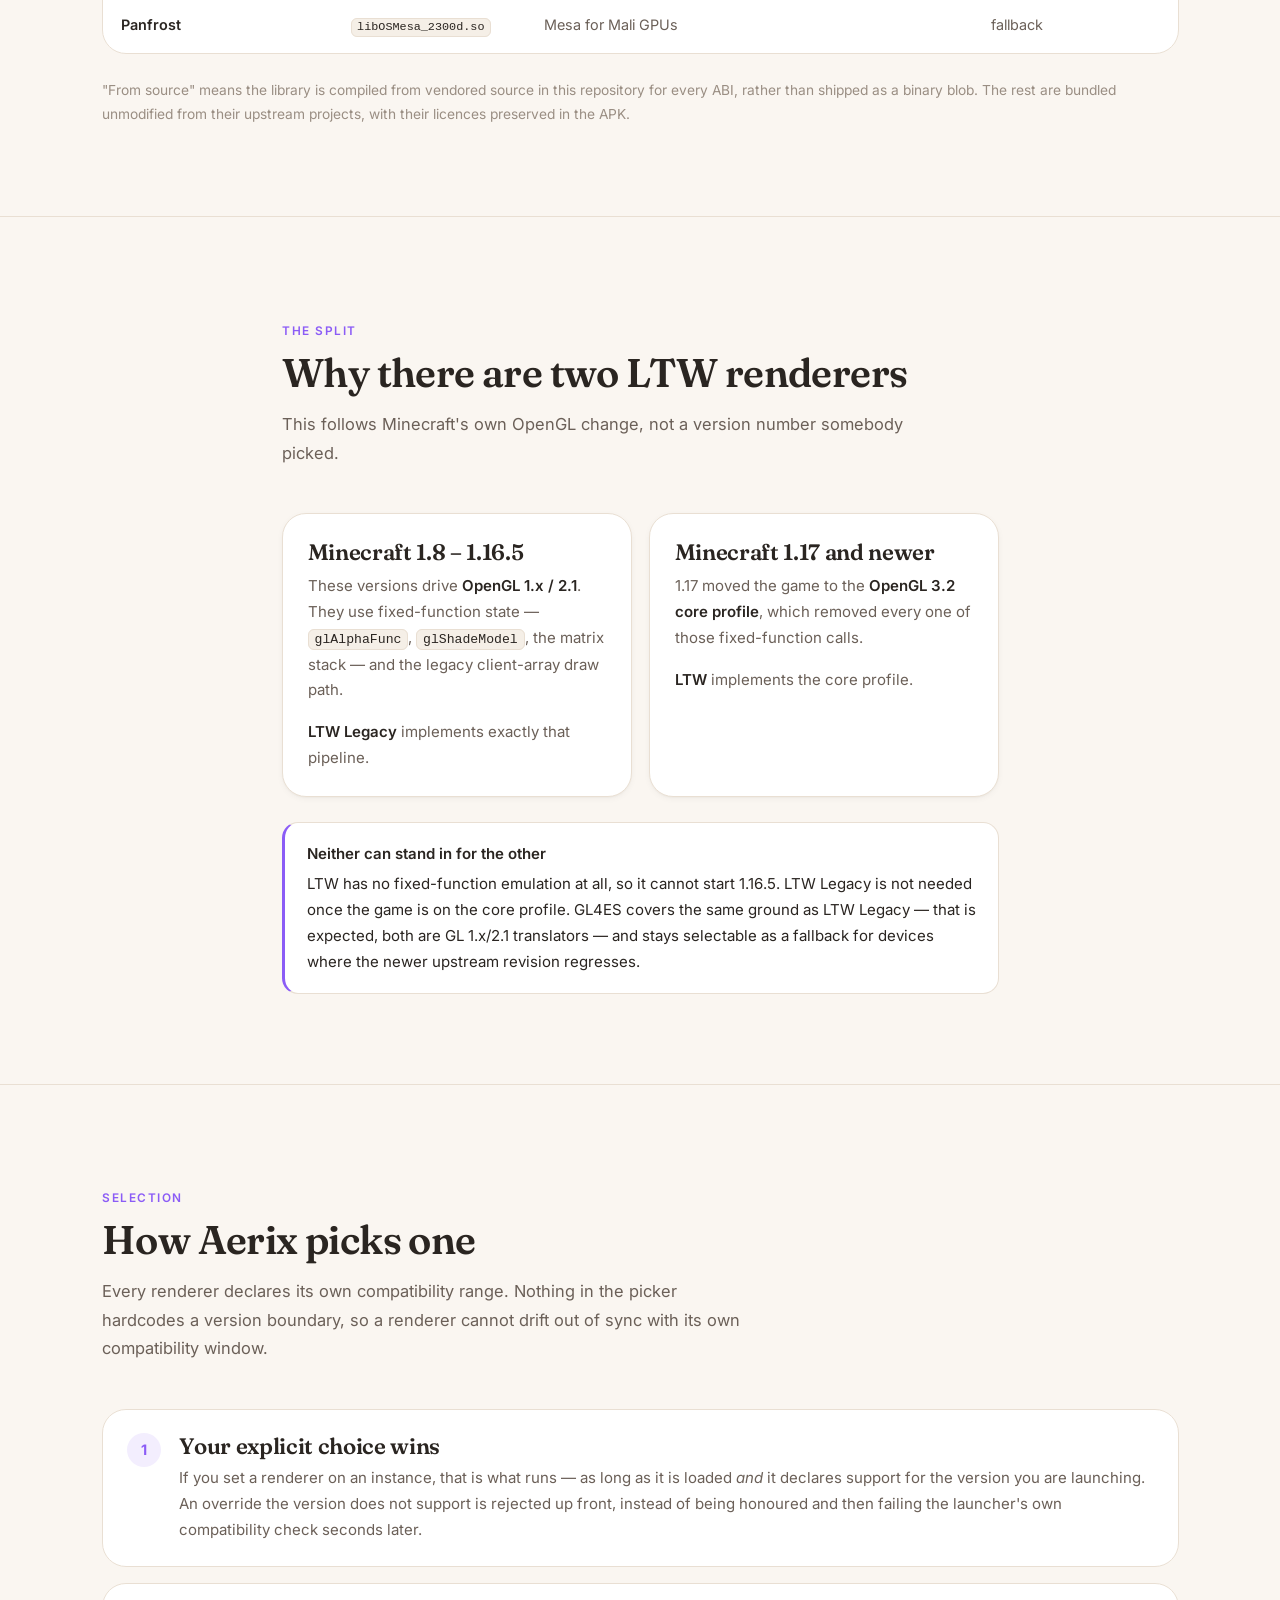
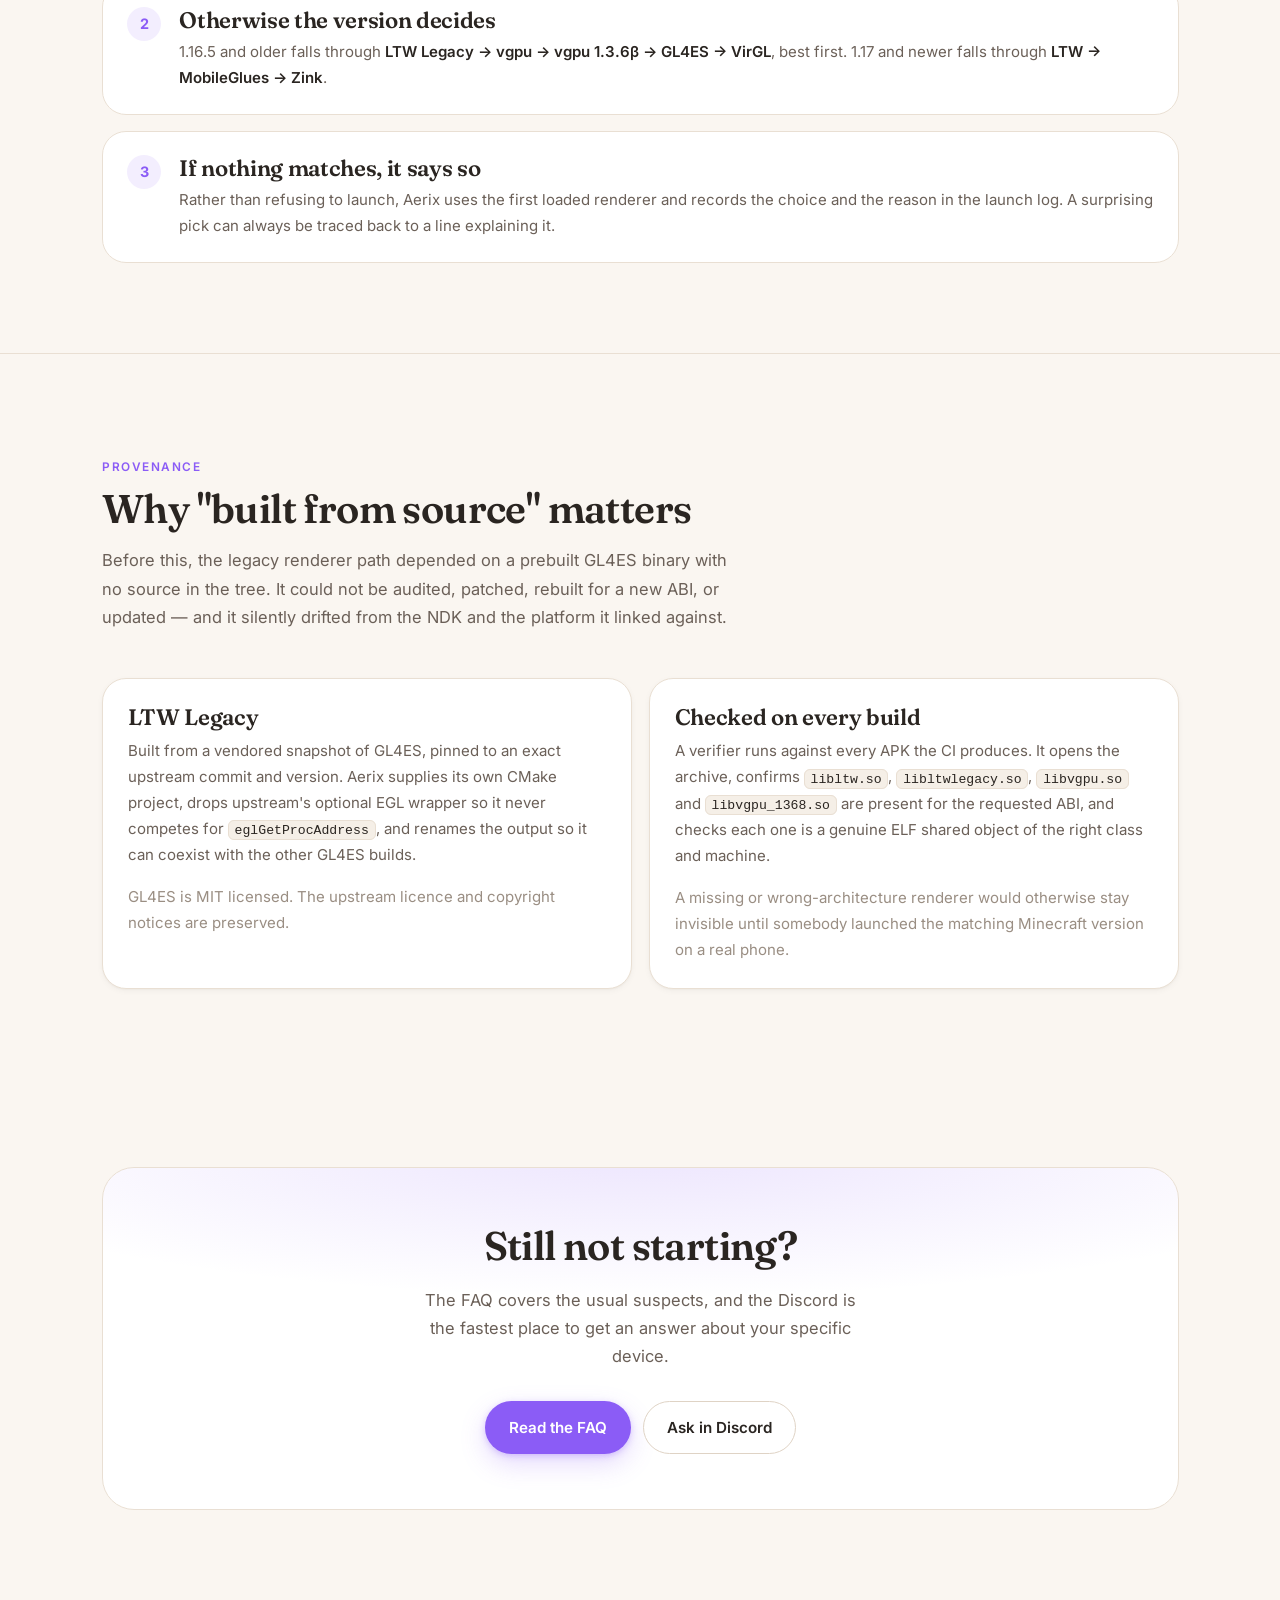
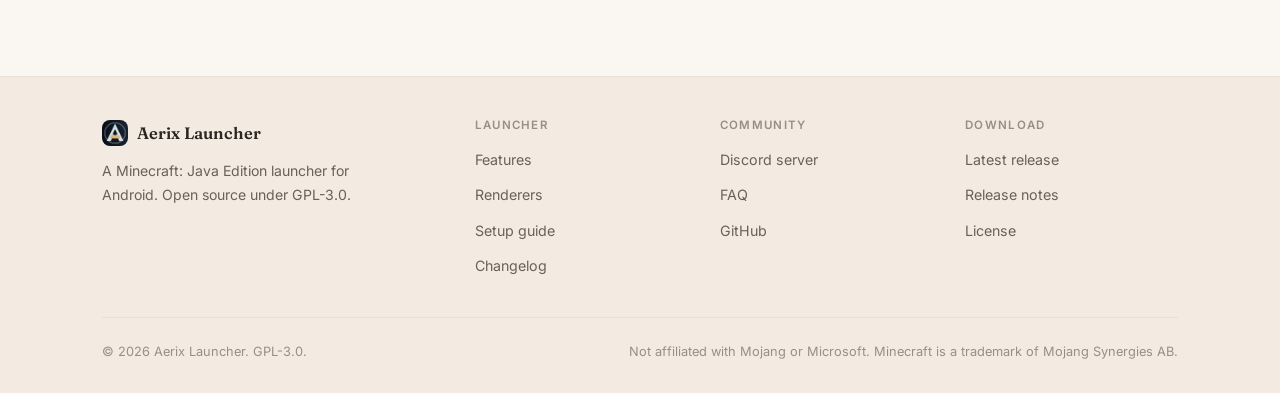
<file: website/renderers.html>
<!DOCTYPE html>
<html lang="en" data-theme="light" data-accent="violet">
<head>
<meta charset="utf-8">
<meta name="viewport" content="width=device-width, initial-scale=1">
<title>Renderers — Aerix Launcher</title>
<meta name="description" content="Aerix Launcher ships eleven Minecraft renderers, two of them compiled from source, and picks the right one for your version and device automatically.">
<meta name="theme-color" content="#FAF6F1">
<link rel="canonical" href="https://aerix-launcher.gt.tc/renderers.html">
<link rel="icon" href="assets/img/favicon.ico" sizes="any">
<link rel="icon" href="assets/img/favicon.png" type="image/png">
<link rel="apple-touch-icon" href="assets/img/apple-touch-icon.png">
<meta property="og:type" content="website">
<meta property="og:title" content="Renderers — Aerix Launcher">
<meta property="og:description" content="Eleven wrappers, two built from source, chosen automatically per version.">
<meta property="og:image" content="https://aerix-launcher.gt.tc/assets/img/aerix-logo.png">
<script>
(function(){try{
  var m=localStorage.getItem('mirai-theme')||'auto';
  var a=localStorage.getItem('mirai-accent')||'violet';
  var d=window.matchMedia('(prefers-color-scheme: dark)').matches?'dark':'light';
  document.documentElement.setAttribute('data-theme',m==='auto'?d:m);
  document.documentElement.setAttribute('data-mode',m);
  document.documentElement.setAttribute('data-accent',a);
}catch(e){}})();
</script>
<link rel="preconnect" href="https://fonts.googleapis.com">
<link rel="preconnect" href="https://fonts.gstatic.com" crossorigin>
<link href="https://fonts.googleapis.com/css2?family=Fraunces:ital,opsz,wght@0,9..144,400..700;1,9..144,400..700&family=Inter:wght@400;500;600;700&display=swap" rel="stylesheet">
<link rel="stylesheet" href="assets/css/style.css">
</head>
<body>
<a class="skip-link" href="#main">Skip to content</a>

<header class="site-header">
  <div class="wrap">
    <nav class="nav" aria-label="Main">
      <a class="brand" href="index.html">
        <img src="assets/img/aerix-mark.png" alt="" width="30" height="30">
        <span>Aerix</span>
      </a>
      <ul class="nav-links">
        <li><a href="index.html">Home</a></li>
        <li><a href="features.html">Features</a></li>
        <li><a href="renderers.html" aria-current="page">Renderers</a></li>
        <li><a href="guide.html">Guide</a></li>
        <li><a href="faq.html">FAQ</a></li>
        <li><a href="changelog.html">Changelog</a></li>
      </ul>
      <div class="nav-actions">
        <div class="theme-wrap">
          <button class="icon-btn" id="theme-toggle" aria-expanded="false" aria-haspopup="true" aria-label="Change theme and accent">
            <svg viewBox="0 0 24 24" fill="none" stroke="currentColor" stroke-width="2" stroke-linecap="round" stroke-linejoin="round" aria-hidden="true"><path d="M21 12.8A9 9 0 1 1 11.2 3a7 7 0 0 0 9.8 9.8z"/></svg>
          </button>
          <div class="theme-panel" id="theme-panel" role="dialog" aria-label="Theme settings">
            <h4 class="panel-title">Appearance</h4>
            <div class="mode-row">
              <button class="mode-btn" data-mode-set="light" aria-pressed="false"><svg viewBox="0 0 24 24" fill="none" stroke="currentColor" stroke-width="2" stroke-linecap="round" aria-hidden="true"><circle cx="12" cy="12" r="4"/><path d="M12 2v2M12 20v2M4.9 4.9l1.4 1.4M17.7 17.7l1.4 1.4M2 12h2M20 12h2M4.9 19.1l1.4-1.4M17.7 6.3l1.4-1.4"/></svg>Light</button>
              <button class="mode-btn" data-mode-set="dark" aria-pressed="false"><svg viewBox="0 0 24 24" fill="none" stroke="currentColor" stroke-width="2" stroke-linecap="round" stroke-linejoin="round" aria-hidden="true"><path d="M21 12.8A9 9 0 1 1 11.2 3a7 7 0 0 0 9.8 9.8z"/></svg>Dark</button>
              <button class="mode-btn" data-mode-set="auto" aria-pressed="false"><svg viewBox="0 0 24 24" aria-hidden="true"><circle cx="12" cy="12" r="9" fill="none" stroke="currentColor" stroke-width="2"/><path d="M12 3a9 9 0 0 1 0 18z" fill="currentColor"/></svg>System</button>
            </div>
            <h4 class="panel-title">Accent</h4>
            <div class="swatch-row">
              <button class="swatch" data-set="violet" aria-label="Violet accent" aria-pressed="true"></button>
              <button class="swatch" data-set="amber" aria-label="Amber accent" aria-pressed="false"></button>
              <button class="swatch" data-set="forest" aria-label="Forest accent" aria-pressed="false"></button>
              <button class="swatch" data-set="ocean" aria-label="Ocean accent" aria-pressed="false"></button>
              <button class="swatch" data-set="rose" aria-label="Rose accent" aria-pressed="false"></button>
            </div>
          </div>
        </div>
        <a class="btn btn-primary btn-sm" href="https://github.com/entitybrian69-bit/Aerix-launcher/releases/latest">Download</a>
        <button class="icon-btn menu-btn" id="menu-toggle" aria-expanded="false" aria-controls="mobile-menu" aria-label="Open menu">
          <svg viewBox="0 0 24 24" fill="none" stroke="currentColor" stroke-width="2" stroke-linecap="round" aria-hidden="true"><path d="M3 6h18M3 12h18M3 18h18"/></svg>
        </button>
      </div>
    </nav>
  </div>
  <div class="mobile-menu" id="mobile-menu">
    <ul>
      <li><a href="index.html">Home</a></li>
      <li><a href="features.html">Features</a></li>
      <li><a href="renderers.html" aria-current="page">Renderers</a></li>
      <li><a href="guide.html">Guide</a></li>
      <li><a href="faq.html">FAQ</a></li>
      <li><a href="changelog.html">Changelog</a></li>
    </ul>
  </div>
</header>

<main id="main">

  <section class="hero" style="padding-block:clamp(2.6rem,6vw,4.2rem) 1rem">
    <div class="wrap">
      <p class="eyebrow reveal">Renderers</p>
      <h1 class="reveal" style="max-width:22ch;margin-inline:auto">The part that decides whether it starts</h1>
      <p class="lead reveal" style="--d:80ms">Minecraft: Java Edition asks for desktop OpenGL. Your phone speaks OpenGL ES, or Vulkan, or both. Something has to translate — and picking the wrong translator is the most common reason a version refuses to launch.</p>
    </div>
  </section>

  <section class="section-tight">
    <div class="wrap">
      <div class="callout reveal">
        <strong>TL;DR</strong>
        Aerix ships eleven renderers, chooses one automatically from the Minecraft version you are launching, and lets you override that choice per instance.
      </div>
    </div>
  </section>

  <!-- The lineup -->
  <section>
    <div class="wrap">
      <div class="section-head reveal">
        <p class="eyebrow">The lineup</p>
        <h2>What ships in the APK</h2>
        <p>Every library below is bundled for all four Android ABIs — armeabi-v7a, arm64-v8a, x86 and x86_64.</p>
      </div>
      <div class="table-scroll reveal">
        <table>
          <caption class="visually-hidden">Renderer libraries bundled with Aerix Launcher and their compatibility</caption>
          <thead>
            <tr>
              <th scope="col">Renderer</th>
              <th scope="col">Library</th>
              <th scope="col">Translates</th>
              <th scope="col">Minecraft versions</th>
            </tr>
          </thead>
          <tbody>
            <tr>
              <td><strong>LTW Legacy</strong> <span class="badge">from source</span></td>
              <td><code>libltwlegacy.so</code></td>
              <td>OpenGL 1.x / 2.1 → OpenGL ES 2</td>
              <td>1.8 – 1.16.5</td>
            </tr>
            <tr>
              <td><strong>LTW</strong> <span class="badge">from source</span></td>
              <td><code>libltw.so</code></td>
              <td>OpenGL 3.2 core → OpenGL ES 3</td>
              <td>1.17 and newer</td>
            </tr>
            <tr>
              <td><strong>Krypton Wrapper</strong></td>
              <td><code>libng_gl4es.so</code></td>
              <td>OpenGL 3.1 → OpenGL ES 3</td>
              <td>up to 26.2</td>
            </tr>
            <tr>
              <td><strong>MobileGlues</strong></td>
              <td><code>libmobileglues.so</code></td>
              <td>OpenGL → OpenGL ES 3</td>
              <td>1.17 – 26.3</td>
            </tr>
            <tr>
              <td><strong>GL4ES</strong></td>
              <td><code>libgl4es_114.so</code></td>
              <td>OpenGL 1.x / 2.1 → OpenGL ES 2</td>
              <td>up to 1.21.4</td>
            </tr>
            <tr>
              <td><strong>vgpu</strong> (Glow-Worm)</td>
              <td><code>libvgpu.so</code></td>
              <td>OpenGL → OpenGL ES, with a GLSL 120–440 converter</td>
              <td>1.16.5 and older</td>
            </tr>
            <tr>
              <td><strong>vgpu 1.3.6β</strong></td>
              <td><code>libvgpu_1368.so</code></td>
              <td>OpenGL → OpenGL ES</td>
              <td>1.16.5 and older</td>
            </tr>
            <tr>
              <td><strong>Kopper Zink</strong></td>
              <td><code>libglxshim.so</code></td>
              <td>OpenGL → Vulkan, through Mesa</td>
              <td>fallback</td>
            </tr>
            <tr>
              <td><strong>VirGL</strong></td>
              <td><code>libOSMesa_2121.so</code></td>
              <td>OpenGL through Mesa on a virtual GPU</td>
              <td>fallback</td>
            </tr>
            <tr>
              <td><strong>Freedreno</strong></td>
              <td><code>libOSMesa_8.so</code></td>
              <td>Mesa for Adreno GPUs</td>
              <td>fallback</td>
            </tr>
            <tr>
              <td><strong>Panfrost</strong></td>
              <td><code>libOSMesa_2300d.so</code></td>
              <td>Mesa for Mali GPUs</td>
              <td>fallback</td>
            </tr>
          </tbody>
        </table>
      </div>
      <p class="small muted mt-3 reveal">"From source" means the library is compiled from vendored source in this repository for every ABI, rather than shipped as a binary blob. The rest are bundled unmodified from their upstream projects, with their licences preserved in the APK.</p>
    </div>
  </section>

  <hr class="rule">

  <!-- Why two LTWs -->
  <section>
    <div class="wrap wrap-narrow">
      <div class="section-head reveal">
        <p class="eyebrow">The split</p>
        <h2>Why there are two LTW renderers</h2>
        <p>This follows Minecraft's own OpenGL change, not a version number somebody picked.</p>
      </div>
      <div class="grid grid-2">
        <div class="card reveal">
          <h3>Minecraft 1.8 – 1.16.5</h3>
          <p>These versions drive <strong>OpenGL 1.x / 2.1</strong>. They use fixed-function state — <code>glAlphaFunc</code>, <code>glShadeModel</code>, the matrix stack — and the legacy client-array draw path.</p>
          <p class="mt-2"><strong>LTW Legacy</strong> implements exactly that pipeline.</p>
        </div>
        <div class="card reveal" style="--d:80ms">
          <h3>Minecraft 1.17 and newer</h3>
          <p>1.17 moved the game to the <strong>OpenGL 3.2 core profile</strong>, which removed every one of those fixed-function calls.</p>
          <p class="mt-2"><strong>LTW</strong> implements the core profile.</p>
        </div>
      </div>
      <div class="callout mt-3 reveal">
        <strong>Neither can stand in for the other</strong>
        LTW has no fixed-function emulation at all, so it cannot start 1.16.5. LTW Legacy is not needed once the game is on the core profile. GL4ES covers the same ground as LTW Legacy — that is expected, both are GL 1.x/2.1 translators — and stays selectable as a fallback for devices where the newer upstream revision regresses.
      </div>
    </div>
  </section>

  <hr class="rule">

  <!-- How it chooses -->
  <section>
    <div class="wrap">
      <div class="section-head reveal">
        <p class="eyebrow">Selection</p>
        <h2>How Aerix picks one</h2>
        <p>Every renderer declares its own compatibility range. Nothing in the picker hardcodes a version boundary, so a renderer cannot drift out of sync with its own compatibility window.</p>
      </div>
      <div class="steps">
        <div class="step reveal">
          <span class="step-num" aria-hidden="true"></span>
          <div>
            <h3>Your explicit choice wins</h3>
            <p>If you set a renderer on an instance, that is what runs — as long as it is loaded <em>and</em> it declares support for the version you are launching. An override the version does not support is rejected up front, instead of being honoured and then failing the launcher's own compatibility check seconds later.</p>
          </div>
        </div>
        <div class="step reveal" style="--d:80ms">
          <span class="step-num" aria-hidden="true"></span>
          <div>
            <h3>Otherwise the version decides</h3>
            <p>1.16.5 and older falls through <strong>LTW Legacy → vgpu → vgpu 1.3.6β → GL4ES → VirGL</strong>, best first. 1.17 and newer falls through <strong>LTW → MobileGlues → Zink</strong>.</p>
          </div>
        </div>
        <div class="step reveal" style="--d:160ms">
          <span class="step-num" aria-hidden="true"></span>
          <div>
            <h3>If nothing matches, it says so</h3>
            <p>Rather than refusing to launch, Aerix uses the first loaded renderer and records the choice and the reason in the launch log. A surprising pick can always be traced back to a line explaining it.</p>
          </div>
        </div>
      </div>
    </div>
  </section>

  <hr class="rule">

  <!-- Built from source -->
  <section>
    <div class="wrap">
      <div class="section-head reveal">
        <p class="eyebrow">Provenance</p>
        <h2>Why "built from source" matters</h2>
        <p>Before this, the legacy renderer path depended on a prebuilt GL4ES binary with no source in the tree. It could not be audited, patched, rebuilt for a new ABI, or updated — and it silently drifted from the NDK and the platform it linked against.</p>
      </div>
      <div class="grid grid-2">
        <div class="card reveal">
          <h3>LTW Legacy</h3>
          <p>Built from a vendored snapshot of GL4ES, pinned to an exact upstream commit and version. Aerix supplies its own CMake project, drops upstream's optional EGL wrapper so it never competes for <code>eglGetProcAddress</code>, and renames the output so it can coexist with the other GL4ES builds.</p>
          <p class="mt-2 small muted">GL4ES is MIT licensed. The upstream licence and copyright notices are preserved.</p>
        </div>
        <div class="card reveal" style="--d:80ms">
          <h3>Checked on every build</h3>
          <p>A verifier runs against every APK the CI produces. It opens the archive, confirms <code>libltw.so</code>, <code>libltwlegacy.so</code>, <code>libvgpu.so</code> and <code>libvgpu_1368.so</code> are present for the requested ABI, and checks each one is a genuine ELF shared object of the right class and machine.</p>
          <p class="mt-2 small muted">A missing or wrong-architecture renderer would otherwise stay invisible until somebody launched the matching Minecraft version on a real phone.</p>
        </div>
      </div>
    </div>
  </section>

  <section>
    <div class="wrap">
      <div class="cta-band reveal">
        <h2>Still not starting?</h2>
        <p>The FAQ covers the usual suspects, and the Discord is the fastest place to get an answer about your specific device.</p>
        <div class="btn-row">
          <a class="btn btn-primary" href="faq.html">Read the FAQ</a>
          <a class="btn btn-ghost" href="https://discord.gg/RS7q9KaCm6">Ask in Discord</a>
        </div>
      </div>
    </div>
  </section>

</main>

<footer class="site-footer">
  <div class="wrap">
    <div class="footer-grid">
      <div>
        <div class="footer-brand"><img src="assets/img/aerix-mark.png" alt="" width="26" height="26"><span>Aerix Launcher</span></div>
        <p>A Minecraft: Java Edition launcher for Android. Open source under GPL-3.0.</p>
      </div>
      <div class="footer-col">
        <h4>Launcher</h4>
        <ul>
          <li><a href="features.html">Features</a></li>
          <li><a href="renderers.html">Renderers</a></li>
          <li><a href="guide.html">Setup guide</a></li>
          <li><a href="changelog.html">Changelog</a></li>
        </ul>
      </div>
      <div class="footer-col">
        <h4>Community</h4>
        <ul>
          <li><a href="https://discord.gg/RS7q9KaCm6">Discord server</a></li>
          <li><a href="faq.html">FAQ</a></li>
          <li><a href="https://github.com/entitybrian69-bit/Aerix-launcher">GitHub</a></li>
        </ul>
      </div>
      <div class="footer-col">
        <h4>Download</h4>
        <ul>
          <li><a href="https://github.com/entitybrian69-bit/Aerix-launcher/releases/latest">Latest release</a></li>
          <li><a href="https://github.com/entitybrian69-bit/Aerix-launcher/blob/Aerix-launcher/CHANGELOG.md">Release notes</a></li>
          <li><a href="https://github.com/entitybrian69-bit/Aerix-launcher/blob/Aerix-launcher/LICENSE">License</a></li>
        </ul>
      </div>
    </div>
    <div class="footer-bottom">
      <span>© 2026 Aerix Launcher. GPL-3.0.</span>
      <span>Not affiliated with Mojang or Microsoft. Minecraft is a trademark of Mojang Synergies AB.</span>
    </div>
  </div>
</footer>

<script src="assets/js/site.js"></script>
</body>
</html>
</file>
<file: website/assets/css/style.css>
/* ==========================================================================
   Aerix Launcher — website stylesheet
   Cozy palette · 5 accents · light/dark · minimal motion
   ========================================================================== */

/* ---------- 1. Reset ---------- */
*, *::before, *::after { box-sizing: border-box; }
html { -webkit-text-size-adjust: 100%; scroll-behavior: smooth; }
body, h1, h2, h3, h4, p, figure, blockquote, dl, dd, ul, ol { margin: 0; }
ul, ol { padding: 0; list-style: none; }
img, picture, svg, video { display: block; max-width: 100%; }
button, input, select, textarea { font: inherit; color: inherit; }
a { color: inherit; text-decoration: none; }

/* ---------- 2. Theme tokens ---------- */
:root {
  --font-display: "Fraunces", Georgia, "Times New Roman", serif;
  --font-body: "Inter", -apple-system, BlinkMacSystemFont, "Segoe UI", Roboto, sans-serif;

  --wrap: 1120px;
  --wrap-narrow: 760px;
  --radius-sm: 10px;
  --radius: 16px;
  --radius-lg: 24px;
  --radius-xl: 32px;
  --radius-pill: 999px;

  --ease: cubic-bezier(.22, .61, .36, 1);
  --ease-soft: cubic-bezier(.4, 0, .2, 1);
  --t-fast: .18s;
  --t: .32s;
  --t-slow: .7s;

  --shadow-sm: 0 1px 2px rgba(60, 42, 28, .04), 0 2px 6px rgba(60, 42, 28, .04);
  --shadow: 0 2px 4px rgba(60, 42, 28, .04), 0 8px 24px rgba(60, 42, 28, .07);
  --shadow-lg: 0 4px 8px rgba(60, 42, 28, .05), 0 20px 48px rgba(60, 42, 28, .11);
}

/* Light — warm cream */
[data-theme="light"] {
  --bg: #FAF6F1;
  --bg-2: #F3EBE1;
  --surface: #FFFFFF;
  --surface-2: #FDFAF6;
  --text: #2A2521;
  --text-2: #6B6058;
  --text-3: #9A8E83;
  --border: #E9DFD3;
  --border-2: #DFD3C5;
  --code-bg: #F5EFE7;
  --overlay: rgba(250, 246, 241, .82);
  color-scheme: light;
}

/* Dark — deep espresso, not black */
[data-theme="dark"] {
  --bg: #14120F;
  --bg-2: #1A1714;
  --surface: #201C18;
  --surface-2: #262119;
  --text: #F3ECE3;
  --text-2: #A99E92;
  --text-3: #7C7166;
  --border: #2F2822;
  --border-2: #3B332B;
  --code-bg: #1B1814;
  --overlay: rgba(20, 18, 15, .82);
  --shadow-sm: 0 1px 2px rgba(0, 0, 0, .3), 0 2px 6px rgba(0, 0, 0, .2);
  --shadow: 0 2px 4px rgba(0, 0, 0, .3), 0 8px 24px rgba(0, 0, 0, .32);
  --shadow-lg: 0 4px 8px rgba(0, 0, 0, .35), 0 20px 48px rgba(0, 0, 0, .45);
  color-scheme: dark;
}

/* ---------- 3. Accent presets ---------- */
[data-accent="violet"] { --accent: #8B5CF6; --accent-2: #A78BFA; --accent-deep: #6D3BD6; --accent-rgb: 139, 92, 246; }
[data-accent="amber"]  { --accent: #D97706; --accent-2: #F59E0B; --accent-deep: #B45309; --accent-rgb: 217, 119, 6; }
[data-accent="forest"] { --accent: #3F7D58; --accent-2: #5A9E75; --accent-deep: #2F6242; --accent-rgb: 63, 125, 88; }
[data-accent="ocean"]  { --accent: #2E7DA8; --accent-2: #4FA3CE; --accent-deep: #226285; --accent-rgb: 46, 125, 168; }
[data-accent="rose"]   { --accent: #C2517A; --accent-2: #E07BA0; --accent-deep: #9E3D60; --accent-rgb: 194, 81, 122; }

:root {
  --accent-soft: rgba(var(--accent-rgb), .10);
  --accent-soft-2: rgba(var(--accent-rgb), .18);
  --accent-ring: rgba(var(--accent-rgb), .35);
}

/* ---------- 4. Base ---------- */
body {
  font-family: var(--font-body);
  font-size: 16.5px;
  line-height: 1.72;
  color: var(--text);
  background: var(--bg);
  -webkit-font-smoothing: antialiased;
  -moz-osx-font-smoothing: grayscale;
  overflow-x: hidden;
}

/* Soft ambient warmth behind everything */
body::before {
  content: "";
  position: fixed;
  inset: 0;
  pointer-events: none;
  z-index: 0;
  background:
    radial-gradient(60rem 40rem at 12% -8%, rgba(var(--accent-rgb), .085), transparent 62%),
    radial-gradient(48rem 36rem at 92% 4%, rgba(var(--accent-rgb), .055), transparent 60%);
  transition: background var(--t-slow) var(--ease-soft);
}

/* Theme cross-fade, enabled by JS after first paint */
.theme-ready body,
.theme-ready .card, .theme-ready .btn, .theme-ready .site-header,
.theme-ready .site-footer, .theme-ready .shot, .theme-ready .panel {
  transition: background-color .42s var(--ease-soft), border-color .42s var(--ease-soft),
              color .42s var(--ease-soft), box-shadow .42s var(--ease-soft);
}

::selection { background: var(--accent-soft-2); color: var(--text); }

:focus-visible {
  outline: 2px solid var(--accent);
  outline-offset: 3px;
  border-radius: 6px;
}

/* Scrollbar */
* { scrollbar-width: thin; scrollbar-color: var(--border-2) transparent; }
*::-webkit-scrollbar { width: 10px; height: 10px; }
*::-webkit-scrollbar-track { background: transparent; }
*::-webkit-scrollbar-thumb { background: var(--border-2); border-radius: 99px; border: 3px solid var(--bg); }
*::-webkit-scrollbar-thumb:hover { background: var(--text-3); }

/* ---------- 5. Typography ---------- */
h1, h2, h3, h4 {
  font-family: var(--font-display);
  font-weight: 600;
  line-height: 1.18;
  letter-spacing: -.015em;
  font-variation-settings: "SOFT" 30, "WONK" 1;
}
h1 { font-size: clamp(2.4rem, 6vw, 4rem); }
h2 { font-size: clamp(1.7rem, 3.6vw, 2.5rem); }
h3 { font-size: clamp(1.15rem, 2vw, 1.4rem); }
h4 { font-size: 1.02rem; }

p { color: var(--text-2); }
.lead { font-size: clamp(1.05rem, 1.7vw, 1.22rem); line-height: 1.66; color: var(--text-2); }
strong { color: var(--text); font-weight: 600; }

.eyebrow {
  font-size: .74rem;
  font-weight: 600;
  letter-spacing: .13em;
  text-transform: uppercase;
  color: var(--accent);
}

code, kbd {
  font-family: ui-monospace, SFMono-Regular, "SF Mono", Menlo, Consolas, monospace;
  font-size: .875em;
  background: var(--code-bg);
  border: 1px solid var(--border);
  border-radius: 6px;
  padding: .12em .44em;
  color: var(--text);
}
pre {
  background: var(--code-bg);
  border: 1px solid var(--border);
  border-radius: var(--radius);
  padding: 1.15rem 1.3rem;
  overflow-x: auto;
  font-size: .86rem;
  line-height: 1.7;
}
pre code { background: none; border: 0; padding: 0; }

/* ---------- 6. Layout ---------- */
.wrap { width: 100%; max-width: var(--wrap); margin-inline: auto; padding-inline: 1.35rem; position: relative; z-index: 1; }
.wrap-narrow { max-width: var(--wrap-narrow); }
main { position: relative; z-index: 1; }

section { padding-block: clamp(3.4rem, 7vw, 5.8rem); }
.section-tight { padding-block: clamp(2.2rem, 4.5vw, 3.4rem); }

.section-head { max-width: 640px; margin-bottom: clamp(1.9rem, 4vw, 2.9rem); }
.section-head.center { margin-inline: auto; text-align: center; }
.section-head h2 { margin-top: .5rem; }
.section-head p { margin-top: .85rem; }

.rule { height: 1px; background: var(--border); border: 0; margin: 0; }

/* ---------- 7. Header ---------- */
.site-header {
  position: sticky;
  top: 0;
  z-index: 60;
  background: var(--overlay);
  backdrop-filter: saturate(160%) blur(14px);
  -webkit-backdrop-filter: saturate(160%) blur(14px);
  border-bottom: 1px solid transparent;
}
.site-header.is-stuck { border-bottom-color: var(--border); }

.nav {
  display: flex;
  align-items: center;
  gap: 1rem;
  height: 66px;
}
.brand { display: flex; align-items: center; gap: .62rem; font-family: var(--font-display); font-weight: 600; font-size: 1.07rem; letter-spacing: -.01em; flex-shrink: 0; }
.brand img { width: 30px; height: 30px; border-radius: 9px; }
.brand span { color: var(--text); }

.nav-links { display: flex; align-items: center; gap: .18rem; margin-left: auto; }
.nav-links a {
  padding: .48rem .8rem;
  border-radius: var(--radius-pill);
  font-size: .92rem;
  font-weight: 500;
  color: var(--text-2);
  transition: color var(--t-fast) var(--ease-soft), background-color var(--t-fast) var(--ease-soft);
}
.nav-links a:hover { color: var(--text); background: var(--accent-soft); }
.nav-links a[aria-current="page"] { color: var(--accent); background: var(--accent-soft); font-weight: 600; }

.nav-actions { display: flex; align-items: center; gap: .5rem; margin-left: .55rem; }

/* Icon buttons */
.icon-btn {
  width: 38px; height: 38px;
  display: grid; place-items: center;
  border: 1px solid var(--border);
  background: var(--surface);
  border-radius: var(--radius-pill);
  cursor: pointer;
  color: var(--text-2);
  transition: color var(--t-fast) var(--ease-soft), border-color var(--t-fast) var(--ease-soft),
              background-color var(--t-fast) var(--ease-soft), transform var(--t-fast) var(--ease);
}
.icon-btn:hover { color: var(--accent); border-color: var(--accent-ring); transform: translateY(-1px); }
.icon-btn svg { width: 17px; height: 17px; }

/* Theme popover */
.theme-wrap { position: relative; }
.theme-panel {
  position: absolute;
  top: calc(100% + .6rem);
  right: 0;
  width: 268px;
  background: var(--surface);
  border: 1px solid var(--border);
  border-radius: var(--radius-lg);
  box-shadow: var(--shadow-lg);
  padding: 1.05rem;
  opacity: 0;
  visibility: hidden;
  transform: translateY(-6px) scale(.98);
  transform-origin: top right;
  transition: opacity var(--t) var(--ease), transform var(--t) var(--ease), visibility var(--t);
  z-index: 70;
}
.theme-panel.is-open { opacity: 1; visibility: visible; transform: none; }
.theme-panel h4 { font-family: var(--font-body); font-size: .72rem; font-weight: 600; letter-spacing: .11em; text-transform: uppercase; color: var(--text-3); margin-bottom: .6rem; }
.theme-panel .panel-title + .panel-title { margin-top: 1.05rem; }

.mode-row { display: grid; grid-template-columns: repeat(3, 1fr); gap: .38rem; }
.mode-btn {
  display: flex; flex-direction: column; align-items: center; gap: .3rem;
  padding: .58rem .3rem;
  border: 1px solid var(--border);
  background: var(--surface-2);
  border-radius: var(--radius-sm);
  cursor: pointer;
  font-size: .74rem;
  font-weight: 500;
  color: var(--text-2);
  transition: all var(--t-fast) var(--ease-soft);
}
.mode-btn svg { width: 16px; height: 16px; }
.mode-btn:hover { border-color: var(--accent-ring); color: var(--text); }
.mode-btn[aria-pressed="true"] { border-color: var(--accent); background: var(--accent-soft); color: var(--accent); font-weight: 600; }

.swatch-row { display: flex; gap: .55rem; }
.swatch {
  width: 34px; height: 34px;
  border-radius: var(--radius-pill);
  border: 2px solid transparent;
  cursor: pointer;
  position: relative;
  transition: transform var(--t-fast) var(--ease), box-shadow var(--t-fast) var(--ease-soft);
}
.swatch::after {
  content: ""; position: absolute; inset: -4px;
  border-radius: inherit;
  border: 2px solid var(--accent);
  opacity: 0;
  transition: opacity var(--t-fast) var(--ease-soft);
}
.swatch:hover { transform: scale(1.1); }
.swatch[aria-pressed="true"]::after { opacity: 1; }
.swatch[data-set="violet"] { background: #8B5CF6; }
.swatch[data-set="amber"]  { background: #D97706; }
.swatch[data-set="forest"] { background: #3F7D58; }
.swatch[data-set="ocean"]  { background: #2E7DA8; }
.swatch[data-set="rose"]   { background: #C2517A; }

/* Hamburger */
.menu-btn { display: none; }
.mobile-menu {
  display: none;
  border-bottom: 1px solid var(--border);
  background: var(--surface);
  overflow: hidden;
  max-height: 0;
  transition: max-height var(--t) var(--ease-soft);
}
.mobile-menu.is-open { max-height: 340px; }
.mobile-menu ul { padding: .5rem 1.35rem 1.1rem; display: grid; gap: .1rem; }
.mobile-menu a {
  display: block;
  padding: .72rem .85rem;
  border-radius: var(--radius-sm);
  font-weight: 500;
  color: var(--text-2);
  transition: background-color var(--t-fast) var(--ease-soft), color var(--t-fast) var(--ease-soft);
}
.mobile-menu a:hover, .mobile-menu a[aria-current="page"] { background: var(--accent-soft); color: var(--accent); }

/* ---------- 8. Buttons ---------- */
.btn {
  display: inline-flex;
  align-items: center;
  justify-content: center;
  gap: .55rem;
  padding: .78rem 1.45rem;
  border-radius: var(--radius-pill);
  border: 1px solid transparent;
  font-size: .95rem;
  font-weight: 600;
  cursor: pointer;
  white-space: nowrap;
  transition: transform var(--t-fast) var(--ease), box-shadow var(--t) var(--ease-soft),
              background-color var(--t-fast) var(--ease-soft), border-color var(--t-fast) var(--ease-soft),
              color var(--t-fast) var(--ease-soft);
}
.btn svg { width: 17px; height: 17px; }
.btn-primary {
  background: var(--accent);
  color: #fff;
  box-shadow: 0 2px 6px rgba(var(--accent-rgb), .3), 0 10px 26px rgba(var(--accent-rgb), .22);
}
.btn-primary:hover { transform: translateY(-2px); box-shadow: 0 4px 10px rgba(var(--accent-rgb), .34), 0 16px 36px rgba(var(--accent-rgb), .3); }
.btn-primary:active { transform: translateY(0); }
.btn-ghost { background: var(--surface); color: var(--text); border-color: var(--border-2); }
.btn-ghost:hover { transform: translateY(-2px); border-color: var(--accent-ring); color: var(--accent); }
.btn-subtle { background: var(--accent-soft); color: var(--accent); }
.btn-subtle:hover { background: var(--accent-soft-2); transform: translateY(-2px); }
.btn-sm { padding: .55rem 1.05rem; font-size: .86rem; }

.btn-row { display: flex; flex-wrap: wrap; gap: .7rem; }

/* ---------- 9. Hero ---------- */
.hero { padding-block: clamp(3rem, 8vw, 6rem) clamp(2.4rem, 5vw, 4rem); text-align: center; }
.hero-logo {
  width: clamp(96px, 15vw, 132px);
  height: auto;
  margin: 0 auto 1.6rem;
  border-radius: 28%;
  box-shadow: 0 12px 40px rgba(var(--accent-rgb), .26);
  animation: float 7s var(--ease-soft) infinite;
}
@keyframes float {
  0%, 100% { transform: translateY(0); }
  50%      { transform: translateY(-9px); }
}
.hero h1 { max-width: 15ch; margin-inline: auto; }
.hero h1 em { font-style: italic; color: var(--accent); font-variation-settings: "SOFT" 60, "WONK" 1; }
.hero .lead { max-width: 52ch; margin: 1.15rem auto 0; }
.hero .btn-row { justify-content: center; margin-top: 2rem; }

.hero-meta {
  display: flex; flex-wrap: wrap; justify-content: center; gap: .5rem 1.4rem;
  margin-top: 2.2rem; font-size: .84rem; color: var(--text-3);
}
.hero-meta span { display: inline-flex; align-items: center; gap: .42rem; }
.hero-meta svg { width: 14px; height: 14px; color: var(--accent); }

/* Pill strip under hero */
.pill-strip { display: flex; flex-wrap: wrap; justify-content: center; gap: .5rem; margin-top: 1.9rem; }
.pill {
  display: inline-flex; align-items: center; gap: .4rem;
  padding: .38rem .82rem;
  border: 1px solid var(--border);
  background: var(--surface);
  border-radius: var(--radius-pill);
  font-size: .8rem;
  color: var(--text-2);
  transition: border-color var(--t-fast) var(--ease-soft), color var(--t-fast) var(--ease-soft);
}
.pill:hover { border-color: var(--accent-ring); color: var(--accent); }

/* ---------- 10. Cards & grids ---------- */
.grid { display: grid; gap: 1.1rem; }
.grid-2 { grid-template-columns: repeat(auto-fit, minmax(290px, 1fr)); }
.grid-3 { grid-template-columns: repeat(auto-fit, minmax(258px, 1fr)); }
.grid-4 { grid-template-columns: repeat(auto-fit, minmax(196px, 1fr)); }

.card {
  background: var(--surface);
  border: 1px solid var(--border);
  border-radius: var(--radius-lg);
  padding: 1.55rem;
  box-shadow: var(--shadow-sm);
  position: relative;
  overflow: hidden;
  transition: transform var(--t) var(--ease), box-shadow var(--t) var(--ease-soft), border-color var(--t) var(--ease-soft);
}
.card:hover { transform: translateY(-3px); box-shadow: var(--shadow); border-color: var(--border-2); }
.card h3 { margin-bottom: .5rem; }
.card p { font-size: .94rem; }

.card-icon {
  width: 42px; height: 42px;
  display: grid; place-items: center;
  border-radius: 13px;
  background: var(--accent-soft);
  color: var(--accent);
  margin-bottom: 1rem;
  font-size: 1.25rem;
  transition: background-color var(--t) var(--ease-soft), transform var(--t) var(--ease);
}
.card:hover .card-icon { background: var(--accent-soft-2); transform: scale(1.06) rotate(-3deg); }

.card-link::after { content: ""; position: absolute; inset: 0; }

/* Elevated feature card */
.card-feature { padding: 2rem; }
.card-feature h3 { font-size: 1.3rem; }

/* ---------- 11. Screenshot gallery ---------- */
.shots { display: grid; gap: 1.15rem; grid-template-columns: repeat(auto-fit, minmax(330px, 1fr)); }
.shot {
  border: 1px solid var(--border);
  border-radius: var(--radius-lg);
  overflow: hidden;
  background: var(--surface);
  box-shadow: var(--shadow-sm);
  transition: transform var(--t) var(--ease), box-shadow var(--t) var(--ease-soft), border-color var(--t) var(--ease-soft);
}
.shot:hover { transform: translateY(-4px); box-shadow: var(--shadow-lg); border-color: var(--accent-ring); }
.shot img { width: 100%; height: auto; }
.shot figcaption { padding: .95rem 1.2rem 1.1rem; font-size: .9rem; color: var(--text-2); border-top: 1px solid var(--border); }
.shot figcaption strong { display: block; color: var(--text); font-weight: 600; margin-bottom: .18rem; }
.shot.wide { grid-column: span 2; }

/* ---------- 12. Renderer table ---------- */
.table-scroll { overflow-x: auto; border: 1px solid var(--border); border-radius: var(--radius-lg); background: var(--surface); }
table { width: 100%; border-collapse: collapse; font-size: .9rem; min-width: 620px; }
thead th {
  text-align: left;
  padding: .9rem 1.15rem;
  font-size: .72rem;
  font-weight: 600;
  letter-spacing: .1em;
  text-transform: uppercase;
  color: var(--text-3);
  border-bottom: 1px solid var(--border);
  background: var(--surface-2);
  white-space: nowrap;
}
tbody td { padding: .92rem 1.15rem; border-bottom: 1px solid var(--border); color: var(--text-2); vertical-align: top; }
tbody tr:last-child td { border-bottom: 0; }
tbody tr { transition: background-color var(--t-fast) var(--ease-soft); }
tbody tr:hover { background: var(--accent-soft); }
tbody td strong { color: var(--text); }
tbody td code { font-size: .82em; }

.badge {
  display: inline-block;
  padding: .12rem .48rem;
  border-radius: var(--radius-pill);
  font-size: .72rem;
  font-weight: 600;
  background: var(--accent-soft);
  color: var(--accent);
  white-space: nowrap;
}
.badge-neutral { background: var(--code-bg); color: var(--text-3); }

/* ---------- 13. FAQ accordion ---------- */
.faq { display: grid; gap: .65rem; }
.faq details {
  border: 1px solid var(--border);
  border-radius: var(--radius);
  background: var(--surface);
  overflow: hidden;
  transition: border-color var(--t) var(--ease-soft), box-shadow var(--t) var(--ease-soft);
}
.faq details[open] { border-color: var(--accent-ring); box-shadow: var(--shadow-sm); }
.faq summary {
  padding: 1.05rem 1.3rem;
  cursor: pointer;
  font-weight: 600;
  color: var(--text);
  display: flex;
  align-items: center;
  justify-content: space-between;
  gap: 1rem;
  list-style: none;
  transition: color var(--t-fast) var(--ease-soft);
}
.faq summary::-webkit-details-marker { display: none; }
.faq summary::after {
  content: "";
  width: 9px; height: 9px;
  border-right: 2px solid var(--text-3);
  border-bottom: 2px solid var(--text-3);
  transform: rotate(45deg) translateY(-2px);
  flex-shrink: 0;
  transition: transform var(--t) var(--ease);
}
.faq details[open] summary::after { transform: rotate(225deg) translateY(-2px); border-color: var(--accent); }
.faq summary:hover { color: var(--accent); }
.faq .faq-body { padding: 0 1.3rem 1.25rem; }
.faq .faq-body p + p { margin-top: .7rem; }
.faq .faq-body ul { margin-top: .6rem; display: grid; gap: .4rem; }
.faq .faq-body li { padding-left: 1.15rem; position: relative; font-size: .94rem; color: var(--text-2); }
.faq .faq-body li::before { content: ""; position: absolute; left: .2rem; top: .66em; width: 5px; height: 5px; border-radius: 50%; background: var(--accent); }

/* ---------- 14. Steps ---------- */
.steps { display: grid; gap: 1rem; counter-reset: step; }
.step {
  display: grid;
  grid-template-columns: auto 1fr;
  gap: 1.15rem;
  padding: 1.45rem 1.5rem;
  background: var(--surface);
  border: 1px solid var(--border);
  border-radius: var(--radius-lg);
  transition: border-color var(--t) var(--ease-soft), transform var(--t) var(--ease);
}
.step:hover { border-color: var(--accent-ring); transform: translateX(3px); }
.step-num {
  counter-increment: step;
  width: 34px; height: 34px;
  display: grid; place-items: center;
  border-radius: var(--radius-pill);
  background: var(--accent-soft);
  color: var(--accent);
  font-weight: 700;
  font-size: .9rem;
  flex-shrink: 0;
}
.step-num::before { content: counter(step); }
.step h3 { margin-bottom: .35rem; }
.step p { font-size: .94rem; }

/* ---------- 15. Callout ---------- */
.callout {
  border: 1px solid var(--border);
  border-left: 3px solid var(--accent);
  background: var(--surface);
  border-radius: var(--radius);
  padding: 1.15rem 1.35rem;
  font-size: .94rem;
}
.callout strong { display: block; margin-bottom: .25rem; }
.callout.warn { border-left-color: #D97706; }

/* ---------- 16. CTA band ---------- */
.cta-band {
  background: var(--surface);
  border: 1px solid var(--border);
  border-radius: var(--radius-xl);
  padding: clamp(2rem, 5vw, 3.4rem);
  text-align: center;
  position: relative;
  overflow: hidden;
}
.cta-band::before {
  content: "";
  position: absolute;
  inset: -50% -20% auto;
  height: 300px;
  background: radial-gradient(closest-side, rgba(var(--accent-rgb), .16), transparent);
  pointer-events: none;
}
.cta-band h2 { position: relative; }
.cta-band p { position: relative; max-width: 46ch; margin: 1rem auto 0; }
.cta-band .btn-row { justify-content: center; margin-top: 1.9rem; position: relative; }

/* ---------- 17. Footer ---------- */
.site-footer {
  border-top: 1px solid var(--border);
  margin-top: clamp(3rem, 6vw, 5rem);
  padding-block: 2.6rem 2rem;
  background: var(--bg-2);
}
.footer-grid { display: grid; grid-template-columns: 1.6fr repeat(3, 1fr); gap: 2rem; }
.footer-brand { display: flex; align-items: center; gap: .58rem; font-family: var(--font-display); font-weight: 600; margin-bottom: .7rem; }
.footer-brand img { width: 26px; height: 26px; border-radius: 8px; }
.site-footer p { font-size: .88rem; max-width: 34ch; }
.footer-col h4 { font-family: var(--font-body); font-size: .72rem; letter-spacing: .11em; text-transform: uppercase; color: var(--text-3); margin-bottom: .8rem; font-weight: 600; }
.footer-col li + li { margin-top: .42rem; }
.footer-col a { font-size: .89rem; color: var(--text-2); transition: color var(--t-fast) var(--ease-soft); }
.footer-col a:hover { color: var(--accent); }
.footer-bottom {
  margin-top: 2.4rem; padding-top: 1.4rem; border-top: 1px solid var(--border);
  display: flex; flex-wrap: wrap; gap: .6rem 1.4rem; align-items: center; justify-content: space-between;
  font-size: .8rem; color: var(--text-3);
}
.footer-bottom a:hover { color: var(--accent); }

/* ---------- 18. Reveal on scroll ---------- */
.reveal {
  opacity: 0;
  transform: translateY(20px);
  transition: opacity .78s var(--ease), transform .78s var(--ease);
  transition-delay: var(--d, 0ms);
  will-change: opacity, transform;
}
.reveal.is-in { opacity: 1; transform: none; }

/* ---------- 19. Utilities ---------- */
.center { text-align: center; }
.mt-1 { margin-top: .5rem; } .mt-2 { margin-top: 1rem; } .mt-3 { margin-top: 1.6rem; } .mt-4 { margin-top: 2.4rem; }
.mb-2 { margin-bottom: 1rem; } .mb-3 { margin-bottom: 1.6rem; }
.muted { color: var(--text-3); }
.small { font-size: .86rem; }
.visually-hidden { position: absolute; width: 1px; height: 1px; overflow: hidden; clip: rect(0 0 0 0); white-space: nowrap; }
.skip-link {
  position: absolute; left: 1rem; top: -100px;
  background: var(--accent); color: #fff; padding: .6rem 1rem; border-radius: var(--radius-sm);
  z-index: 100; transition: top var(--t) var(--ease);
}
.skip-link:focus { top: .7rem; }

/* Changelog */
.release { border-left: 2px solid var(--border); padding-left: 1.6rem; position: relative; }
.release::before {
  content: ""; position: absolute; left: -7px; top: .72rem;
  width: 12px; height: 12px; border-radius: 50%;
  background: var(--accent); box-shadow: 0 0 0 4px var(--bg);
}
.release-head { display: flex; flex-wrap: wrap; align-items: baseline; gap: .7rem; margin-bottom: 1.1rem; }
.release-version { font-family: var(--font-display); font-size: 1.5rem; font-weight: 600; color: var(--text); }
.release-list { display: grid; gap: 1.4rem; }
.release-list h4 { color: var(--accent); font-family: var(--font-body); font-size: .76rem; letter-spacing: .1em; text-transform: uppercase; margin-bottom: .55rem; }
.release-list ul { display: grid; gap: .45rem; }
.release-list li { padding-left: 1.2rem; position: relative; font-size: .93rem; color: var(--text-2); }
.release-list li::before { content: ""; position: absolute; left: .15rem; top: .68em; width: 5px; height: 5px; border-radius: 50%; background: var(--accent); opacity: .6; }

/* ---------- 20. Responsive ---------- */
@media (max-width: 900px) {
  .footer-grid { grid-template-columns: 1fr 1fr; gap: 1.6rem; }
  .shot.wide { grid-column: span 1; }
}
@media (max-width: 760px) {
  body { font-size: 16px; }
  .nav-links { display: none; }
  .menu-btn { display: grid; }
  /* Keep the collapsed menu in the layout so the open state can expand it. */
  .mobile-menu { display: block; }
  .theme-wrap { margin-left: auto; }
  .nav-actions { margin-left: 0; }
  .hero { padding-block: 2.4rem 1.6rem; }
  .grid-3, .grid-4, .grid-2 { grid-template-columns: 1fr; }
  .shots { grid-template-columns: 1fr; }
  .theme-panel { width: min(268px, calc(100vw - 2.6rem)); }
  .step { grid-template-columns: 1fr; gap: .85rem; }
  .footer-grid { grid-template-columns: 1fr; }
  .footer-bottom { flex-direction: column; align-items: flex-start; }
}

/* ---------- 21. Reduced motion ---------- */
@media (prefers-reduced-motion: reduce) {
  html { scroll-behavior: auto; }
  *, *::before, *::after {
    animation-duration: .001ms !important;
    animation-iteration-count: 1 !important;
    transition-duration: .001ms !important;
  }
  .reveal { opacity: 1; transform: none; }
  .card:hover, .btn:hover, .shot:hover, .step:hover { transform: none; }
}

/* ---------- 22. Print ---------- */
@media print {
  .site-header, .site-footer, .theme-panel, .btn-row { display: none; }
  body::before { display: none; }
  .reveal { opacity: 1; transform: none; }
}


/* ---------- 23. Community (Discord + comments) ---------- */
.community-grid { display: grid; grid-template-columns: 1fr 1.35fr; gap: 1.15rem; align-items: start; }

.discord-card {
  background: linear-gradient(150deg, rgba(88, 101, 242, .10), rgba(var(--accent-rgb), .06));
  border: 1px solid var(--border);
  border-radius: var(--radius-lg);
  padding: 1.7rem;
  text-align: center;
}
.discord-card .dc-icon {
  width: 58px; height: 58px;
  margin: 0 auto 1.05rem;
  display: grid; place-items: center;
  border-radius: 18px;
  background: #5865F2;
  color: #fff;
  box-shadow: 0 8px 24px rgba(88, 101, 242, .32);
}
.discord-card .dc-icon svg { width: 32px; height: 32px; }
.discord-card h3 { margin-bottom: .5rem; }
.discord-card p { font-size: .93rem; margin-bottom: 1.25rem; }
.discord-card .btn-discord { background: #5865F2; color: #fff; width: 100%; }
.discord-card .btn-discord:hover { background: #4752C4; transform: translateY(-2px); box-shadow: 0 10px 26px rgba(88, 101, 242, .3); }

.comments-panel {
  background: var(--surface);
  border: 1px solid var(--border);
  border-radius: var(--radius-lg);
  padding: 1.5rem;
  min-height: 180px;
}
.comments-panel h3 { margin-bottom: .35rem; }
.comments-panel > p { font-size: .9rem; margin-bottom: 1.15rem; }
.giscus, .giscus-frame { width: 100%; border: 0; }
.giscus-notice {
  border: 1px dashed var(--border-2);
  border-radius: var(--radius);
  padding: 1.1rem 1.25rem;
  font-size: .89rem;
  color: var(--text-2);
  background: var(--surface-2);
}
.giscus-notice strong { display: block; color: var(--text); margin-bottom: .3rem; }

@media (max-width: 860px) {
  .community-grid { grid-template-columns: 1fr; }
}


/* ---------- 24. Team ---------- */
.team-grid {
  display: grid;
  grid-template-columns: repeat(auto-fit, minmax(230px, 1fr));
  gap: 1.3rem;
  max-width: 640px;
  margin-inline: auto;
}

.person {
  background: var(--surface);
  border: 1px solid var(--border);
  border-radius: var(--radius-lg);
  padding: 2rem 1.5rem 1.7rem;
  text-align: center;
  box-shadow: var(--shadow-sm);
  transition: transform var(--t) var(--ease), box-shadow var(--t) var(--ease-soft),
              border-color var(--t) var(--ease-soft);
}
.person:hover { transform: translateY(-4px); box-shadow: var(--shadow); }

/* Avatar ring picks up the person's colour */
.person-avatar {
  width: 132px;
  height: 132px;
  margin: 0 auto 1.2rem;
  border-radius: 50%;
  overflow: hidden;
  border: 3px solid var(--person-color);
  box-shadow: 0 8px 26px rgba(var(--person-rgb), .26);
  transition: transform var(--t) var(--ease), box-shadow var(--t) var(--ease-soft);
}
.person:hover .person-avatar { transform: scale(1.04); }
.person-avatar img { width: 100%; height: 100%; object-fit: cover; }

.person-name {
  font-family: var(--font-display);
  font-size: 1.5rem;
  font-weight: 600;
  letter-spacing: -.01em;
  color: var(--person-color);
  line-height: 1.2;
}

.person-role {
  display: inline-block;
  margin-top: .6rem;
  padding: .22rem .74rem;
  border-radius: var(--radius-pill);
  background: var(--code-bg);
  color: var(--text-3);
  font-size: .72rem;
  font-weight: 600;
  letter-spacing: .1em;
  text-transform: uppercase;
}

/* Per-person colour.
   "black" needs a light-mode value and a dark-mode value: a literal black name
   is invisible against the dark background, so dark mode lightens it to a
   near-white that reads as the same idea. */
.person[data-person="entitybrian"] {
  --person-color: #C81E1E;
  --person-rgb: 200, 30, 30;
}
.person[data-person="entitybrian"]:hover { border-color: rgba(200, 30, 30, .4); }

[data-theme="dark"] .person[data-person="entitybrian"] {
  --person-color: #F26D6D;
  --person-rgb: 242, 109, 109;
}

@media (max-width: 520px) {
  .person-avatar { width: 112px; height: 112px; }
}
</file>
